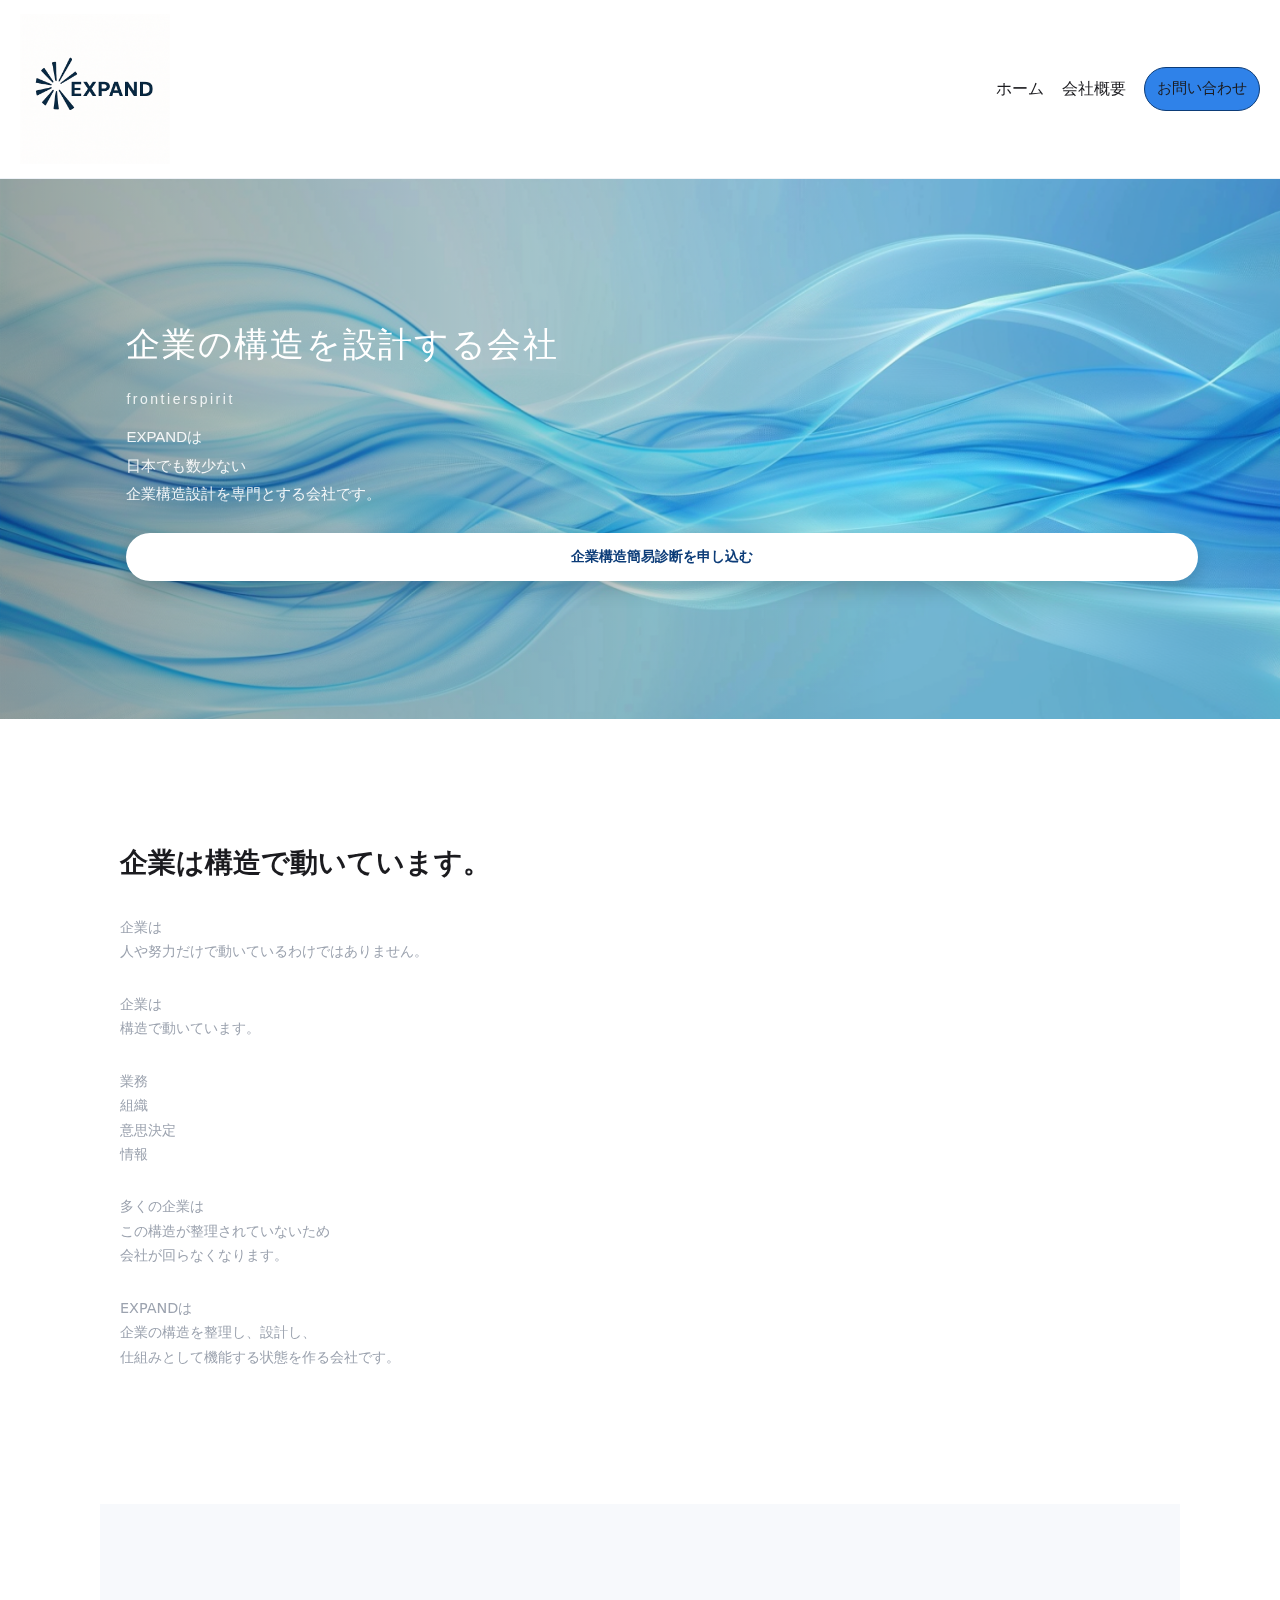
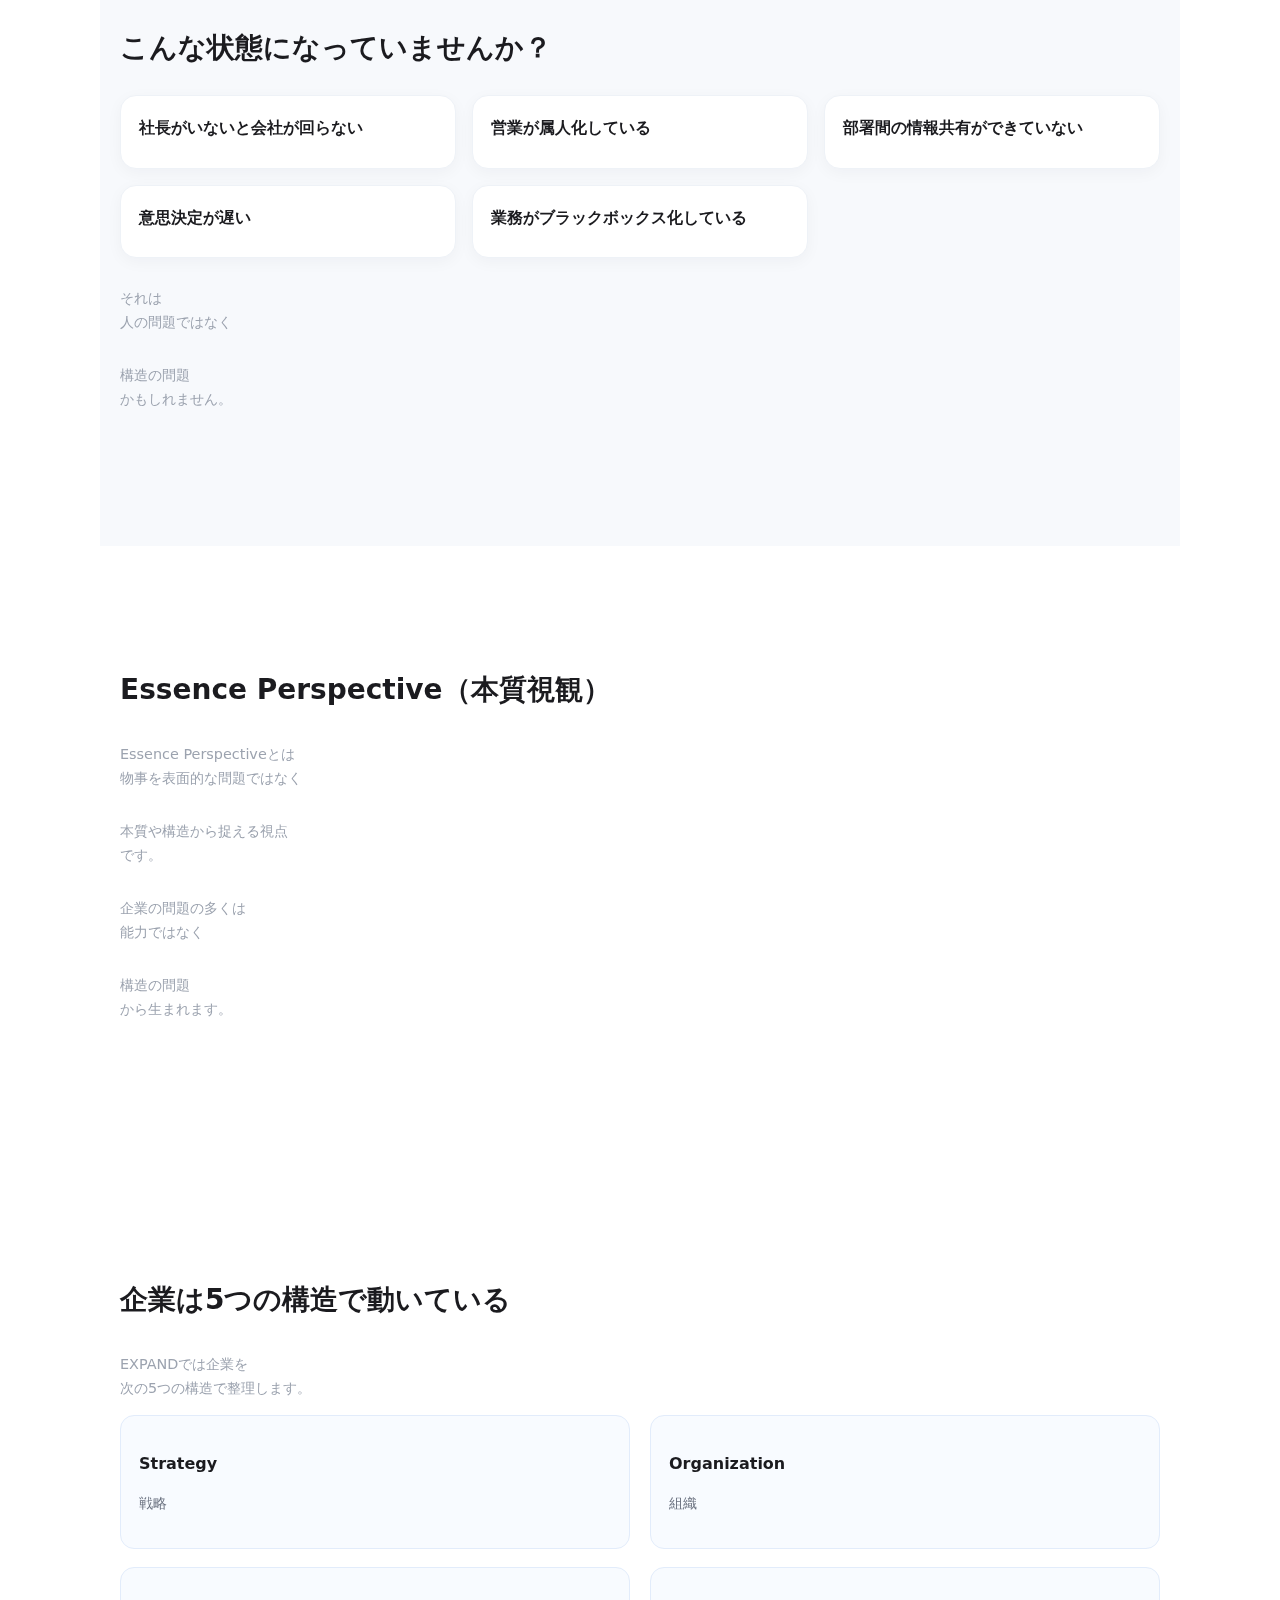
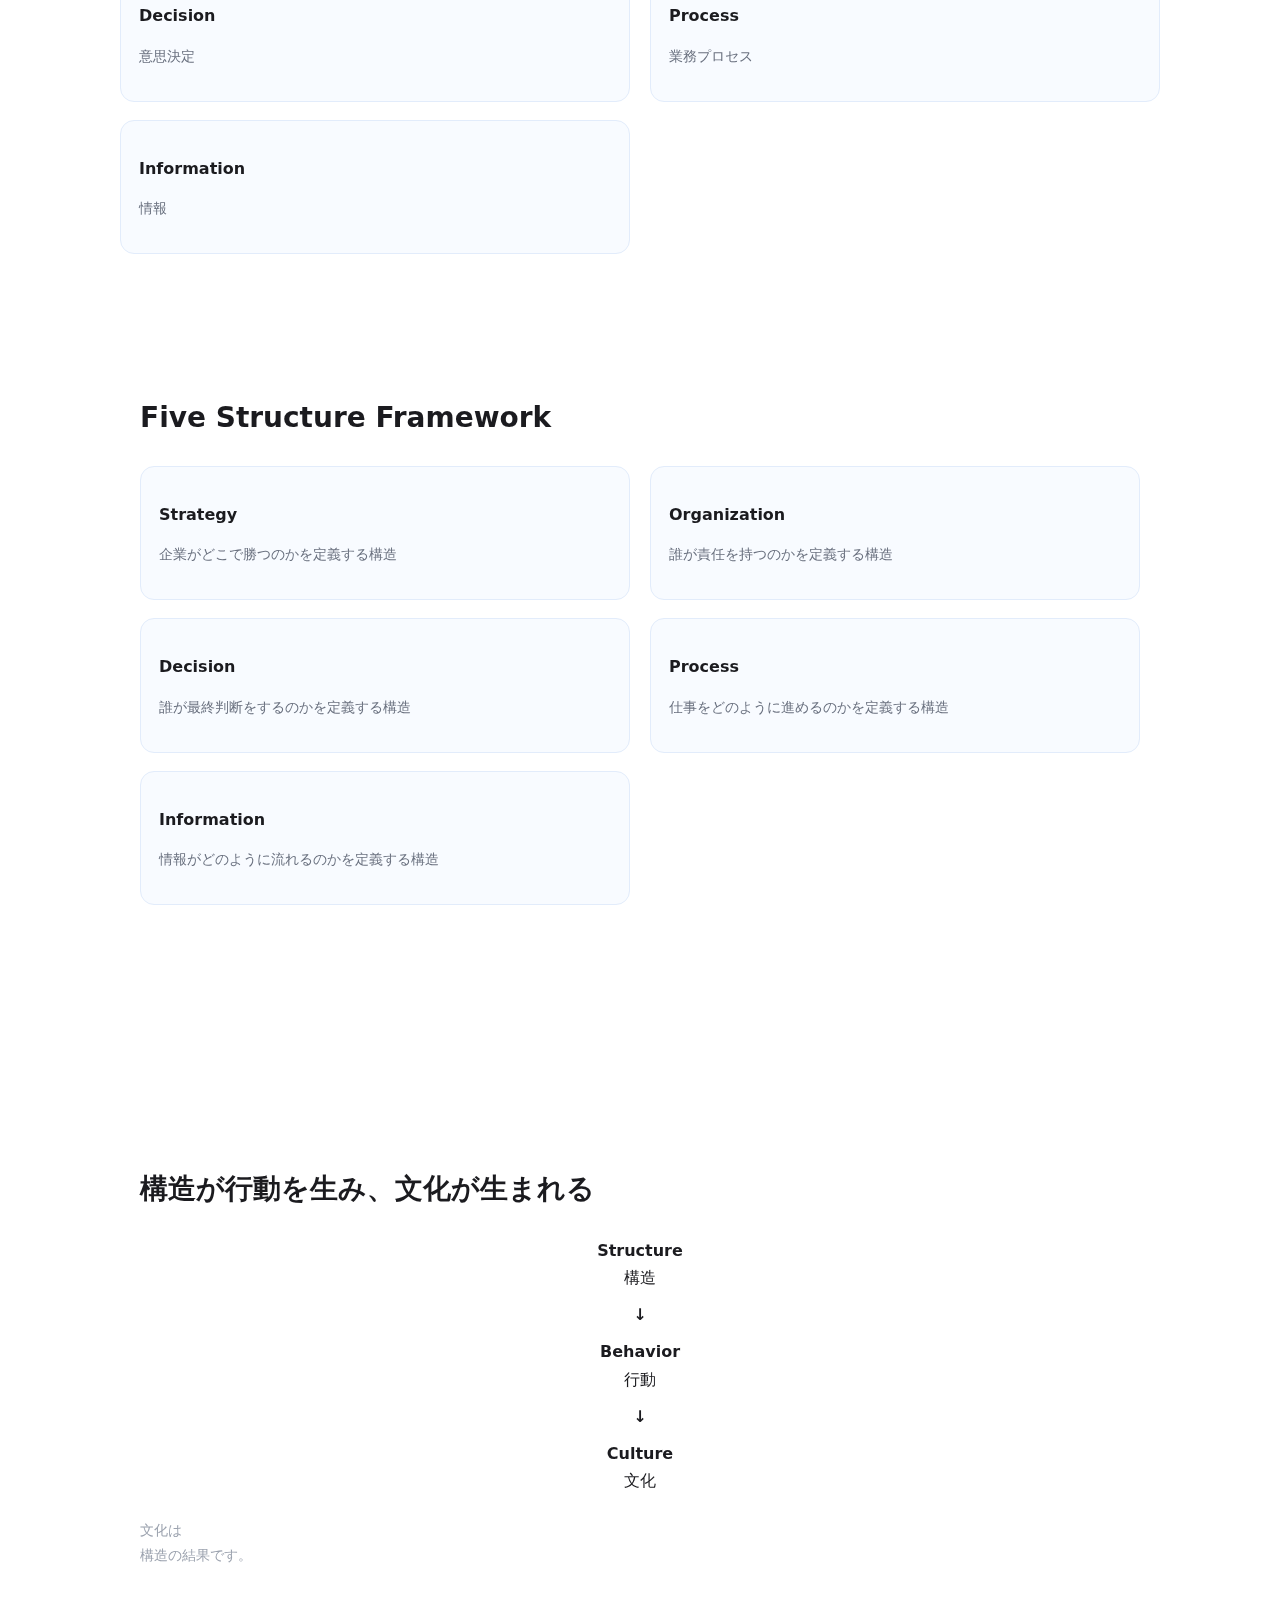
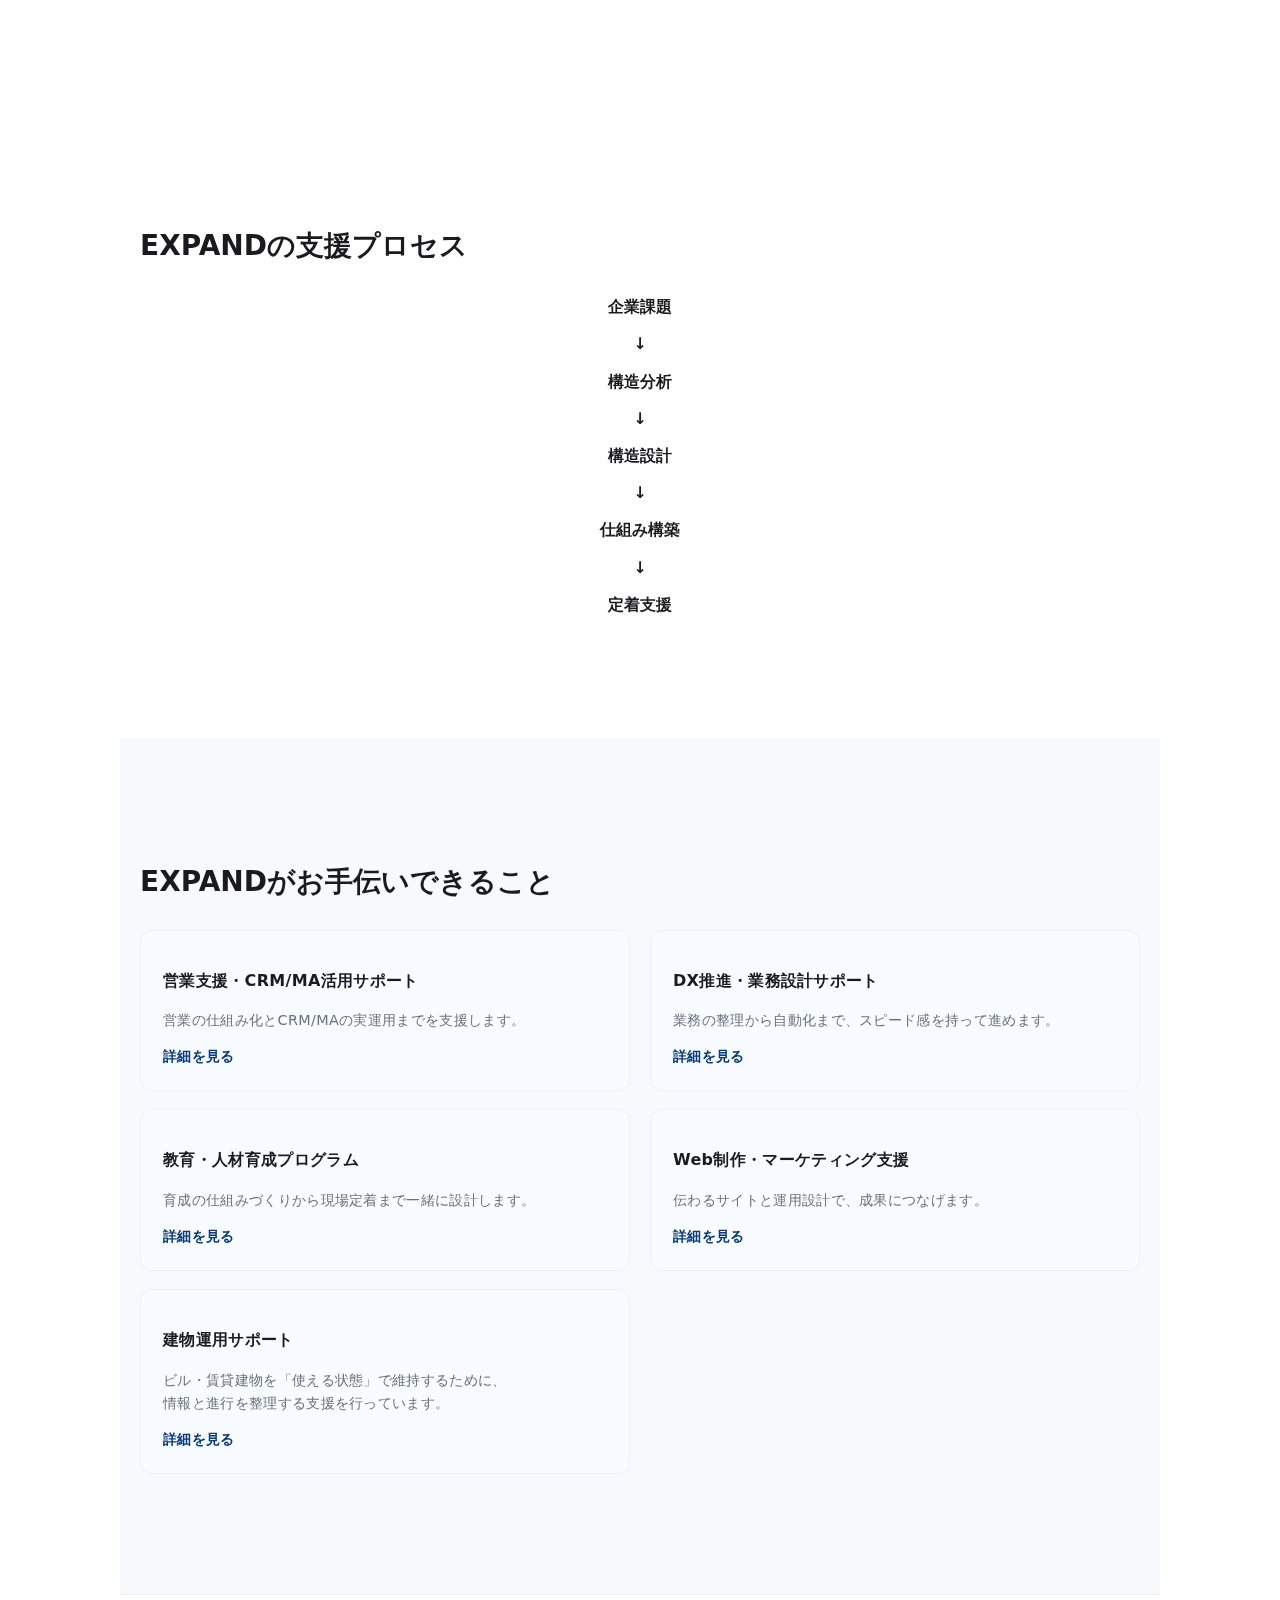
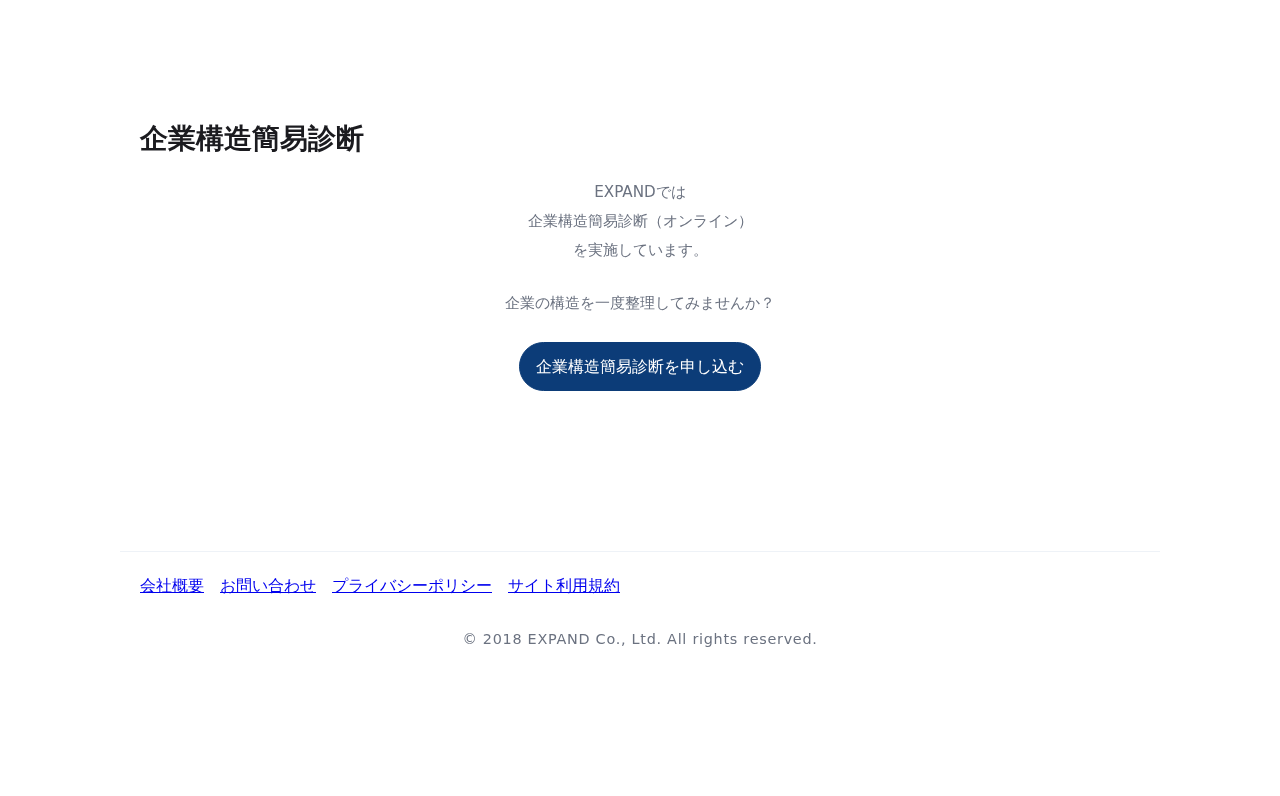
<file: index.html>
<!DOCTYPE html>
<html lang="ja">
<head>
  <!-- Google Tag Manager -->
  <script>(function(w,d,s,l,i){w[l]=w[l]||[];w[l].push({'gtm.start':
  new Date().getTime(),event:'gtm.js'});var f=d.getElementsByTagName(s)[0],
  j=d.createElement(s),dl=l!='dataLayer'?'&l='+l:'';j.async=true;j.src=
  'https://www.googletagmanager.com/gtm.js?id='+i+dl;f.parentNode.insertBefore(j,f);
  })(window,document,'script','dataLayer','GTM-W2TS3LVZ');</script>
  <!-- End Google Tag Manager -->

  <meta charset="UTF-8" />
  <meta name="viewport" content="width=device-width, initial-scale=1" />

  <title>株式会社EXPAND | 企業の構造を設計する会社</title>
  <meta name="description" content="EXPANDは、日本でも数少ない企業構造設計を専門とする会社です。企業は構造で動きます。構造を整理し、設計し、仕組みとして機能する状態を作ります。">

  <link rel="icon" href="assets/favicon.svg" type="image/svg+xml">
  <link rel="canonical" href="https://www.fs-expand.co.jp/">

  <link rel="preconnect" href="https://www.googletagmanager.com">
  <link rel="dns-prefetch" href="https://www.googletagmanager.com">

  <link rel="stylesheet" href="css/styles.css?v=4">

  <meta property="og:title" content="株式会社EXPAND | 企業の構造を設計する会社">
  <meta property="og:description" content="EXPANDは、日本でも数少ない企業構造設計を専門とする会社です。企業は構造で動きます。">
  <meta property="og:type" content="website">
  <meta property="og:url" content="https://www.fs-expand.co.jp/">
</head>

<body>
  <!-- Google Tag Manager (noscript) -->
  <noscript><iframe src="https://www.googletagmanager.com/ns.html?id=GTM-W2TS3LVZ"
  height="0" width="0" style="display:none;visibility:hidden"></iframe></noscript>
  <!-- End Google Tag Manager (noscript) -->

  <header class="site-header">
    <a class="brand" href="/">
      <img src="assets/logo.png" alt="EXPAND ロゴ" class="logo" width="180" height="60">
    </a>
    <nav class="nav">
      <a href="/">ホーム</a>
      <a href="/about.html">会社概要</a>
      <a href="/contact.html" class="btn small">お問い合わせ</a>
    </nav>
  </header>

<!-- 1 HERO -->
<section class="hero" id="hero">
  <div class="hero-inner">
    <h1 class="hero-title">企業の構造を設計する会社</h1>

    <p class="hero-tagline">frontierspirit</p>

    <p class="hero-subcopy">
      EXPANDは<br>
      日本でも数少ない<br>
      企業構造設計を専門とする会社です。
    </p>

    <a href="/contact.html" class="hero-cta">企業構造簡易診断を申し込む</a>
  </div>
</section>

  <!-- INTRO：導入（HERO直下） -->
<section class="section value" id="intro" style="padding-top:120px; padding-bottom:120px;">
  <h2>企業は構造で動いています。</h2>

  <p class="value-close">
    企業は<br>
    人や努力だけで動いているわけではありません。
  </p>

  <p class="value-close">
    企業は<br>
    構造で動いています。
  </p>

  <p class="value-close">
    業務<br>
    組織<br>
    意思決定<br>
    情報
  </p>

  <p class="value-close">
    多くの企業は<br>
    この構造が整理されていないため<br>
    会社が回らなくなります。
  </p>

  <p class="value-close">
    EXPANDは<br>
    企業の構造を整理し、設計し、<br>
    仕組みとして機能する状態を作る会社です。
  </p>
</section>
  
  <!-- spacing rule: padding 120/120 (inline to avoid CSS changes) -->
  <!-- 2 PROBLEM -->
  <section class="section solve" id="problem" style="padding-top:120px; padding-bottom:120px;">
    <h2>こんな状態になっていませんか？</h2>

    <div class="solve-cards">
      <div class="card"><h3>社長がいないと会社が回らない</h3></div>
      <div class="card"><h3>営業が属人化している</h3></div>
      <div class="card"><h3>部署間の情報共有ができていない</h3></div>
      <div class="card"><h3>意思決定が遅い</h3></div>
      <div class="card"><h3>業務がブラックボックス化している</h3></div>
    </div>

    <p class="solve-close">
      それは<br>
      人の問題ではなく
    </p>

    <p class="solve-close">
      構造の問題<br>
      かもしれません。
    </p>
  </section>

  <!-- 3 CONCEPT -->
  <section class="section value" id="concept" style="padding-top:120px; padding-bottom:120px;">
    <h2>Essence Perspective（本質視観）</h2>

    <p class="value-close">
      Essence Perspectiveとは<br>
      物事を表面的な問題ではなく
    </p>

    <p class="value-close">
      本質や構造から捉える視点<br>
      です。
    </p>

    <p class="value-close">
      企業の問題の多くは<br>
      能力ではなく
    </p>

    <p class="value-close">
      構造の問題<br>
      から生まれます。
    </p>
  </section>

  <!-- 4 BUSINESS ARCHITECTURE -->
  <section class="section value" id="business-architecture" style="padding-top:120px; padding-bottom:120px;">
    <h2>企業は5つの構造で動いている</h2>

    <p class="value-close">
      EXPANDでは企業を<br>
      次の5つの構造で整理します。
    </p>

<div class="value-grid">

  <div class="value-item">
    <h3>Strategy</h3>
    <p>戦略</p>
  </div>

  <div class="value-item">
    <h3>Organization</h3>
    <p>組織</p>
  </div>

  <div class="value-item">
    <h3>Decision</h3>
    <p>意思決定</p>
  </div>

  <div class="value-item">
    <h3>Process</h3>
    <p>業務プロセス</p>
  </div>

  <div class="value-item">
    <h3>Information</h3>
    <p>情報</p>
  </div>

</div>

  <!-- 5 FRAMEWORK -->
  <section class="section value" id="framework" style="padding-top:120px; padding-bottom:120px;">
    <h2>Five Structure Framework</h2>

    <div class="value-grid">
      <div class="value-item">
        <h3>Strategy</h3>
        <p>企業がどこで勝つのかを定義する構造</p>
      </div>

      <div class="value-item">
        <h3>Organization</h3>
        <p>誰が責任を持つのかを定義する構造</p>
      </div>

      <div class="value-item">
        <h3>Decision</h3>
        <p>誰が最終判断をするのかを定義する構造</p>
      </div>

      <div class="value-item">
        <h3>Process</h3>
        <p>仕事をどのように進めるのかを定義する構造</p>
      </div>

      <div class="value-item">
        <h3>Information</h3>
        <p>情報がどのように流れるのかを定義する構造</p>
      </div>
    </div>
  </section>

  <!-- 6 CULTURE -->
  <section class="section value" id="culture" style="padding-top:120px; padding-bottom:120px;">

  <h2>構造が行動を生み、文化が生まれる</h2>

  <div style="display:flex; flex-direction:column; align-items:center; text-align:center; gap:10px; margin-top:24px;">
    <div>
      <div style="font-weight:700;">Structure</div>
      <div>構造</div>
    </div>

    <div style="font-weight:700;">↓</div>

    <div>
      <div style="font-weight:700;">Behavior</div>
      <div>行動</div>
    </div>

    <div style="font-weight:700;">↓</div>

    <div>
      <div style="font-weight:700;">Culture</div>
      <div>文化</div>
    </div>
  </div>

  <p class="value-close" style="margin-top:24px;">
    文化は<br>
    構造の結果です。
  </p>

</section>

  <!-- 7 SERVICE -->
  <section class="section value" id="service-process" style="padding-top:120px; padding-bottom:120px;">

  <h2>EXPANDの支援プロセス</h2>

  <div style="display:flex; flex-direction:column; align-items:center; text-align:center; gap:10px; margin-top:24px;">
    <div style="font-weight:700;">企業課題</div>
    <div style="font-weight:700;">↓</div>
    <div style="font-weight:700;">構造分析</div>
    <div style="font-weight:700;">↓</div>
    <div style="font-weight:700;">構造設計</div>
    <div style="font-weight:700;">↓</div>
    <div style="font-weight:700;">仕組み構築</div>
    <div style="font-weight:700;">↓</div>
    <div style="font-weight:700;">定着支援</div>
  </div>

</section>

<!-- 8 SERVICE -->
<section class="section service" id="service" style="padding-top:120px; padding-bottom:120px;">

<h2>EXPANDがお手伝いできること</h2>

<div class="service-grid">

<div class="service-card">
<h3>営業支援・CRM/MA活用サポート</h3>
<p>営業の仕組み化とCRM/MAの実運用までを支援します。</p>
<a href="/service-crm.html">詳細を見る</a>
</div>

<div class="service-card">
<h3>DX推進・業務設計サポート</h3>
<p>業務の整理から自動化まで、スピード感を持って進めます。</p>
<a href="/service-dx.html">詳細を見る</a>
</div>

<div class="service-card">
<h3>教育・人材育成プログラム</h3>
<p>育成の仕組みづくりから現場定着まで一緒に設計します。</p>
<a href="/service-education.html">詳細を見る</a>
</div>

<div class="service-card">
<h3>Web制作・マーケティング支援</h3>
<p>伝わるサイトと運用設計で、成果につなげます。</p>
<a href="/service-web.html">詳細を見る</a>
</div>

<div class="service-card">
<h3>建物運用サポート</h3>
<p>
ビル・賃貸建物を「使える状態」で維持するために、<br>
情報と進行を整理する支援を行っています。
</p>
<a href="/building-support">詳細を見る</a>
</div>
  
</div>

</section>

  <!-- 9 CTA -->
  <section class="section cta" id="cta" style="padding-top:120px; padding-bottom:120px;">
    <h2>企業構造簡易診断</h2>

    <p class="cta-text">
      EXPANDでは<br>
      企業構造簡易診断（オンライン）<br>
      を実施しています。
    </p>

    <p class="cta-text">
      企業の構造を一度整理してみませんか？
    </p>

    <a class="btn btn-primary" href="/contact.html">企業構造簡易診断を申し込む</a>
  </section>

  <footer class="site-footer">
    <div class="footer-inner">
      <div class="foot-links">
        <a href="about.html">会社概要</a>
        <a href="contact.html">お問い合わせ</a>
        <a href="privacy.html">プライバシーポリシー</a>
        <a href="terms.html">サイト利用規約</a>
      </div>
    </div>
    <p class="copy">© 2018 EXPAND Co., Ltd. All rights reserved.</p>
  </footer>
</body>
</html>
</file>
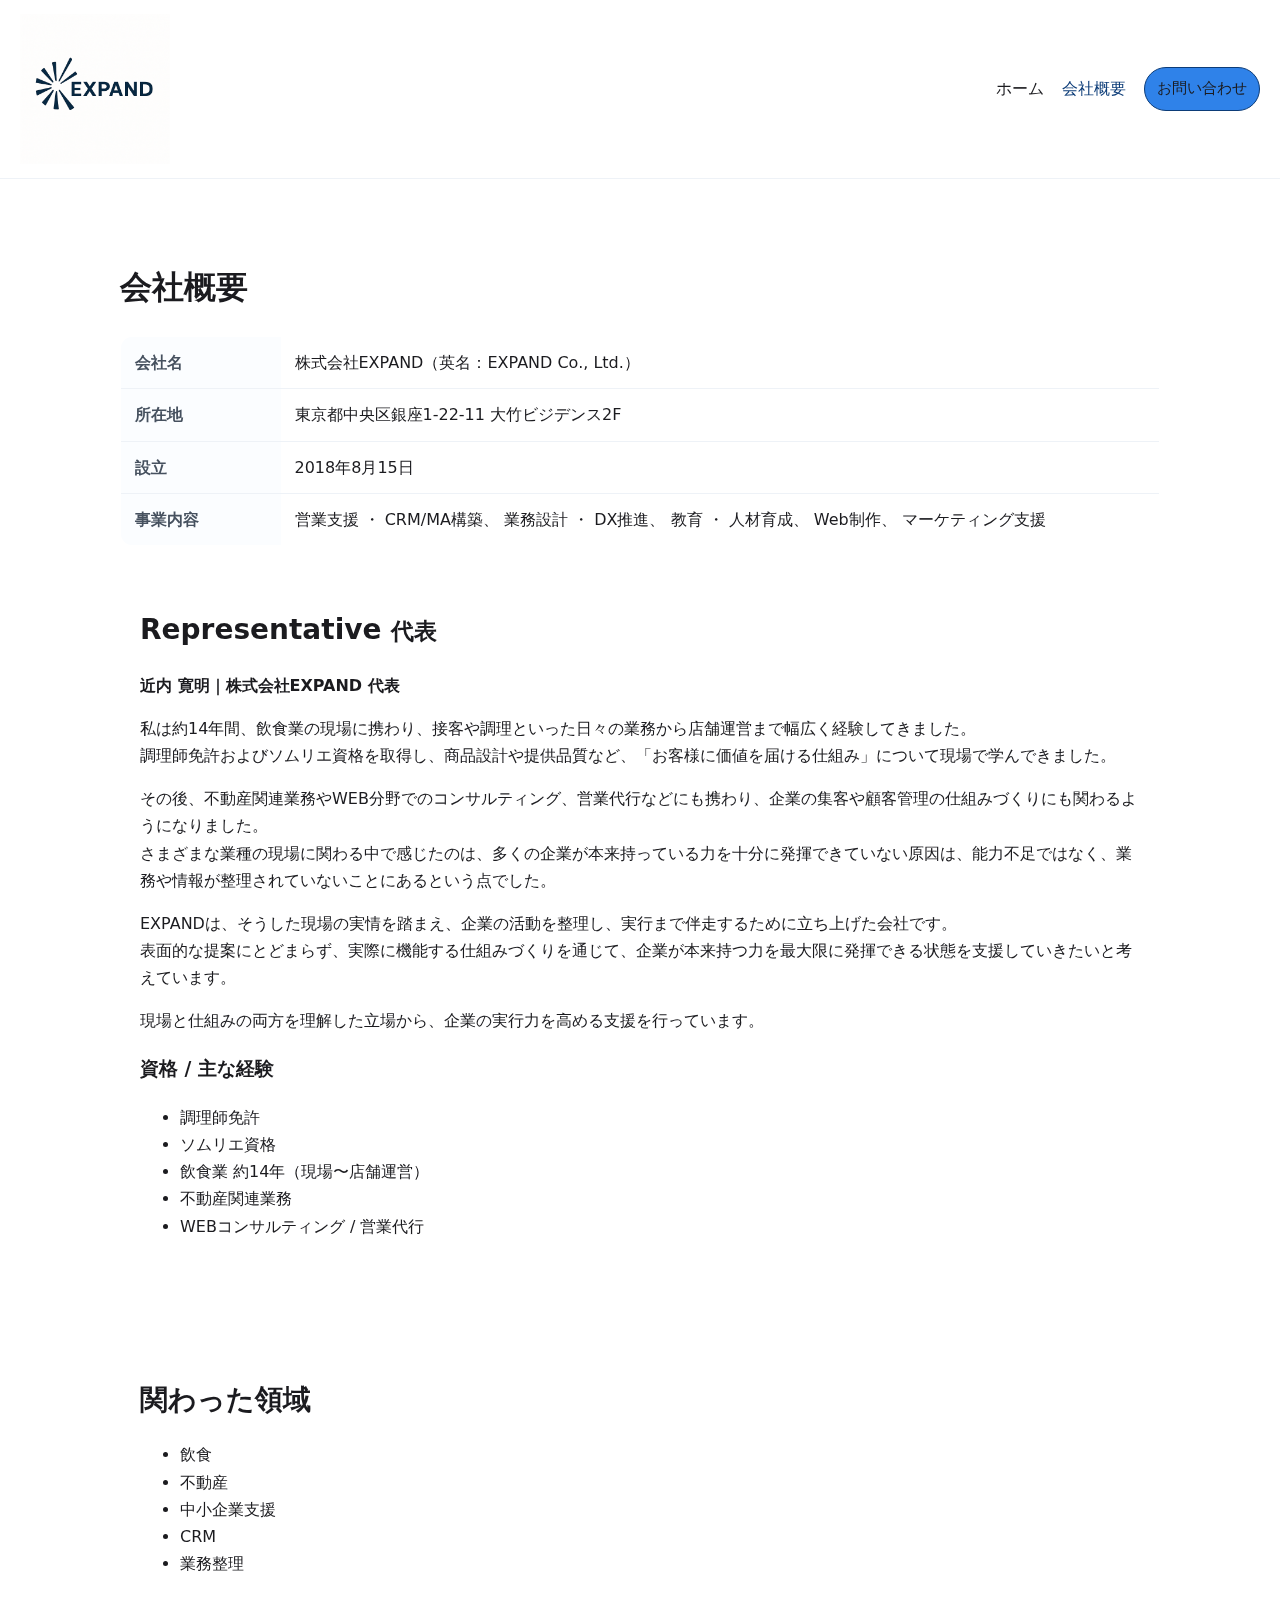
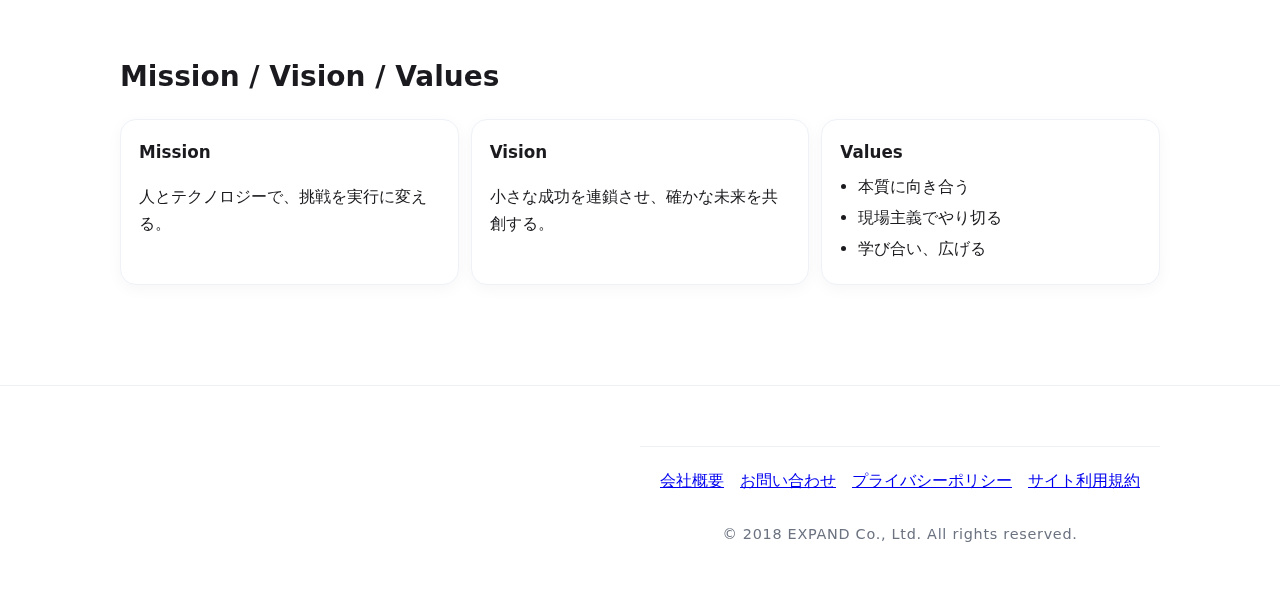
<file: about.html>
<!DOCTYPE html>
<html lang="ja">
<head>
  <!-- Google Tag Manager -->
<script>(function(w,d,s,l,i){w[l]=w[l]||[];w[l].push({'gtm.start':
new Date().getTime(),event:'gtm.js'});var f=d.getElementsByTagName(s)[0],
j=d.createElement(s),dl=l!='dataLayer'?'&l='+l:'';j.async=true;j.src=
'https://www.googletagmanager.com/gtm.js?id='+i+dl;f.parentNode.insertBefore(j,f);
})(window,document,'script','dataLayer','GTM-W2TS3LVZ');</script>
<!-- End Google Tag Manager -->
  
  <meta charset="UTF-8" />
  <meta name="viewport" content="width=device-width, initial-scale=1" />
  <title>株式会社EXPANDについて | 伴走型コンサルティング・営業支援・DX推進</title>
  <meta name="description" content="株式会社EXPANDの会社概要。営業支援、DX推進、人材育成を軸に“実行に強いコンサルティング”を提供しています。企業の課題解決に寄り添い、成果が出るまで伴走します。">
  <link rel="icon" href="assets/favicon.svg" type="image/svg+xml">
  <link rel="stylesheet" href="css/styles.css?v=4">
</head>
<body>
  <!-- Google Tag Manager (noscript) -->
<noscript><iframe src="https://www.googletagmanager.com/ns.html?id=GTM-W2TS3LVZ"
height="0" width="0" style="display:none;visibility:hidden"></iframe></noscript>
<!-- End Google Tag Manager (noscript) -->
  
  <header class="site-header">
  <a class="brand" href="/">
    <img src="assets/logo.png" alt="EXPAND ロゴ" class="logo" width="180" height="60">
  </a>
  <nav class="nav">
    <a href="/">ホーム</a>
    <a href="/about.html" class="active">会社概要</a>
    <a href="/contact.html" class="btn small">お問い合わせ</a>
  </nav>
</header>


  <main class="section">
    <h1>会社概要</h1>

    <table class="company-table">
      <tbody>
        <tr><th>会社名</th><td>株式会社EXPAND（英名：EXPAND Co., Ltd.）</td></tr>
        <tr><th>所在地</th><td>東京都中央区銀座1-22-11 大竹ビジデンス2F</td></tr>
        <tr><th>設立</th><td>2018年8月15日</td></tr>
        <!--<tr><th>代表者</th><td>代表取締役 近内 寛明</td></tr>-->
        <tr><th>事業内容</th><td>営業支援 ・ CRM/MA構築、 業務設計 ・ DX推進、 教育 ・ 人材育成、 Web制作、 マーケティング支援</td></tr>
      </tbody>
    </table>

<!-- Representative（信頼要素：人物情報） -->
<section class="section" id="representative">
  <h2>Representative <small>代表</small></h2>

  <p><strong>近内 寛明｜株式会社EXPAND 代表</strong></p>

  <p>
    私は約14年間、飲食業の現場に携わり、接客や調理といった日々の業務から店舗運営まで幅広く経験してきました。<br>
    調理師免許およびソムリエ資格を取得し、商品設計や提供品質など、「お客様に価値を届ける仕組み」について現場で学んできました。
  </p>

  <p>
    その後、不動産関連業務やWEB分野でのコンサルティング、営業代行などにも携わり、企業の集客や顧客管理の仕組みづくりにも関わるようになりました。<br>
    さまざまな業種の現場に関わる中で感じたのは、多くの企業が本来持っている力を十分に発揮できていない原因は、能力不足ではなく、業務や情報が整理されていないことにあるという点でした。
  </p>

  <p>
    EXPANDは、そうした現場の実情を踏まえ、企業の活動を整理し、実行まで伴走するために立ち上げた会社です。<br>
    表面的な提案にとどまらず、実際に機能する仕組みづくりを通じて、企業が本来持つ力を最大限に発揮できる状態を支援していきたいと考えています。
  </p>

  <p>現場と仕組みの両方を理解した立場から、企業の実行力を高める支援を行っています。</p>

  <h3>資格 / 主な経験</h3>
  <ul>
    <li>調理師免許</li>
    <li>ソムリエ資格</li>
    <li>飲食業 約14年（現場〜店舗運営）</li>
    <li>不動産関連業務</li>
    <li>WEBコンサルティング / 営業代行</li>
  </ul>
</section>

<!-- 事例（実績）枠：MVP（枠だけ） -->
<section class="section" id="areas">
  <h2>関わった領域</h2>
  <ul>
    <li>飲食</li>
    <li>不動産</li>
    <li>中小企業支援</li>
    <li>CRM</li>
    <li>業務整理</li>
  </ul>
</section>
    
    <section class="mv-block">
      <h2>Mission / Vision / Values</h2>
      <div class="grid3 compact">
        <div class="card">
          <h3>Mission</h3>
          <p>人とテクノロジーで、挑戦を実行に変える。</p>
        </div>
        <div class="card">
          <h3>Vision</h3>
          <p>小さな成功を連鎖させ、確かな未来を共創する。</p>
        </div>
        <div class="card">
          <h3>Values</h3>
          <ul class="values">
            <li>本質に向き合う</li>
            <li>現場主義でやり切る</li>
            <li>学び合い、広げる</li>
          </ul>
        </div>
      </div>
    </section>
  </main>

  <footer class="site-footer">
    <div class="footer-inner">
      <div class="foot-brand">
       <!--
        <img src="assets/logo.png" alt="" class="logo small">
        <span>EXPAND Co., Ltd.</span>
        -->
      </div>
      
  <footer class="site-footer">
  <div class="footer-inner">
    <div class="foot-links">
  <a href="about.html">会社概要</a>
  <a href="contact.html">お問い合わせ</a>
  <a href="privacy.html">プライバシーポリシー</a>
  <a href="terms.html">サイト利用規約</a>
    </div>

    </div>
    <p class="copy">© 2018 EXPAND Co., Ltd. All rights reserved.</p>
  </footer>
</body>
</html>
</file>
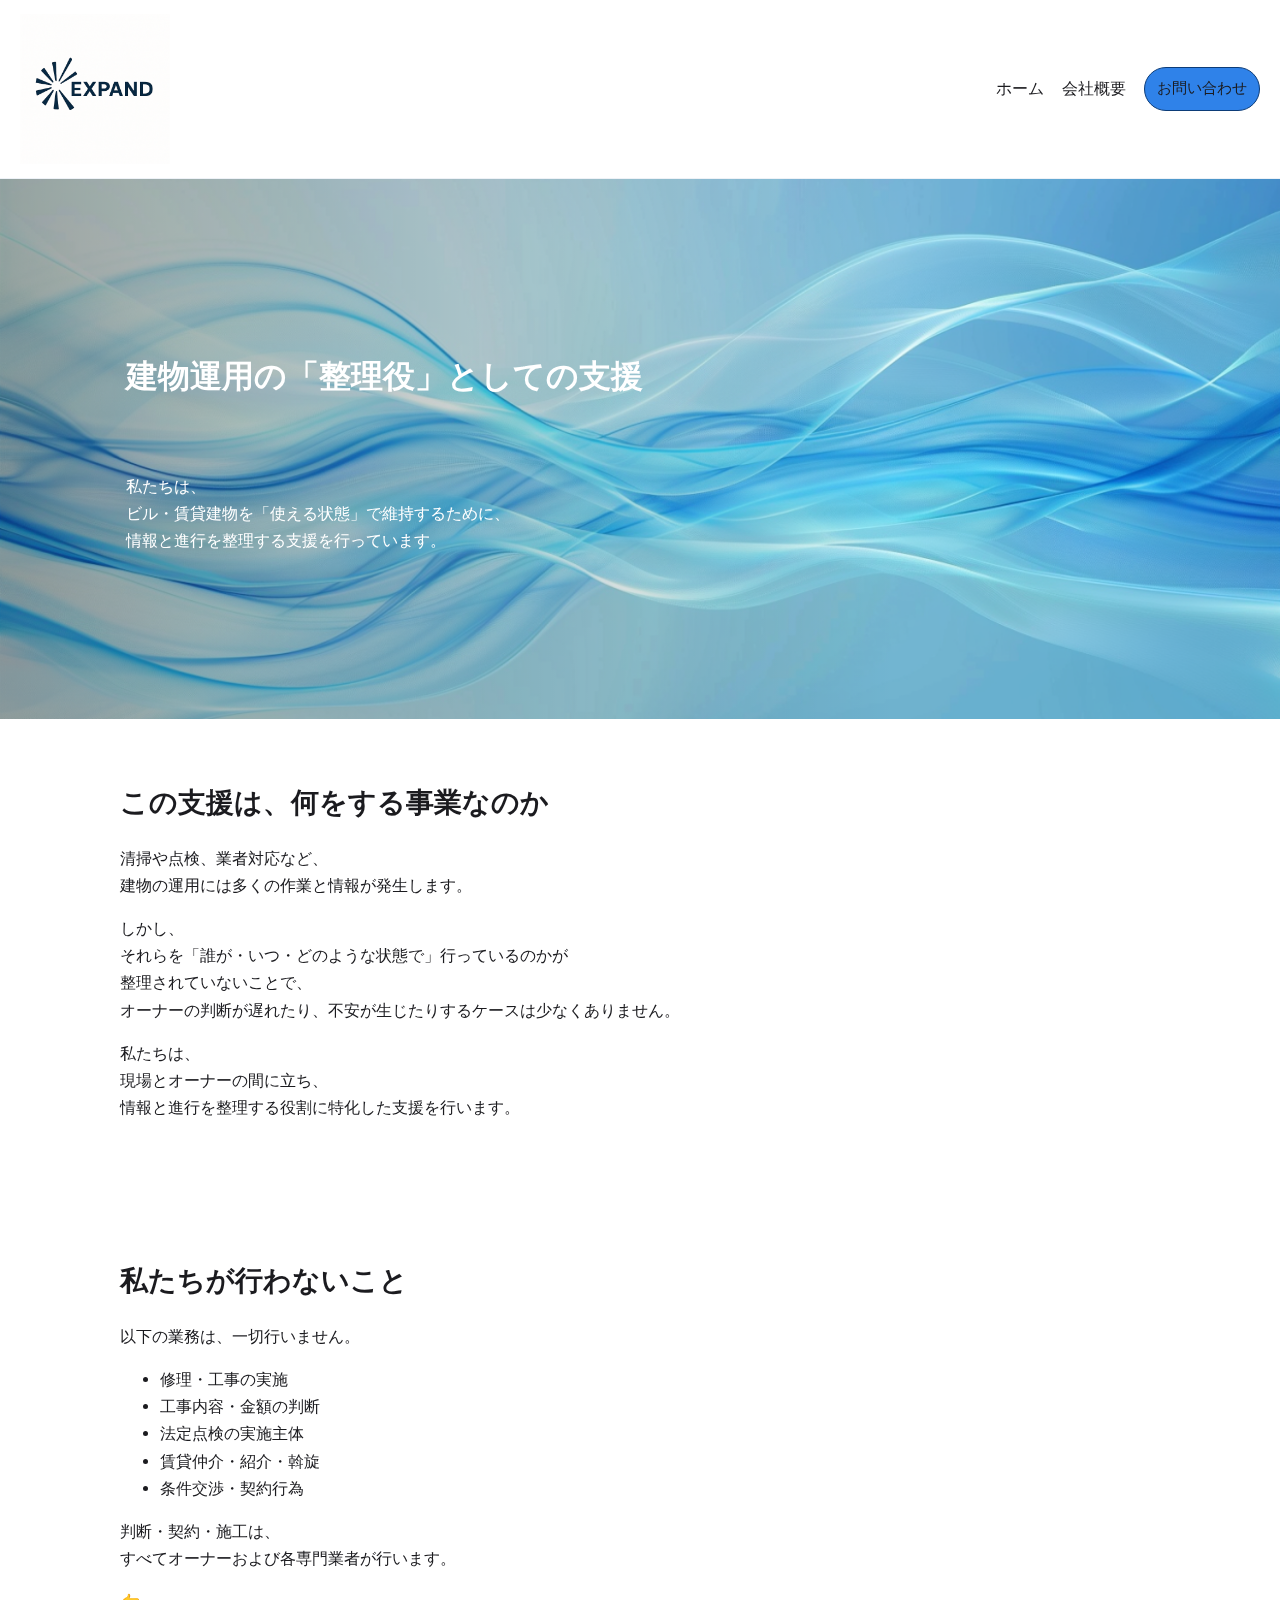
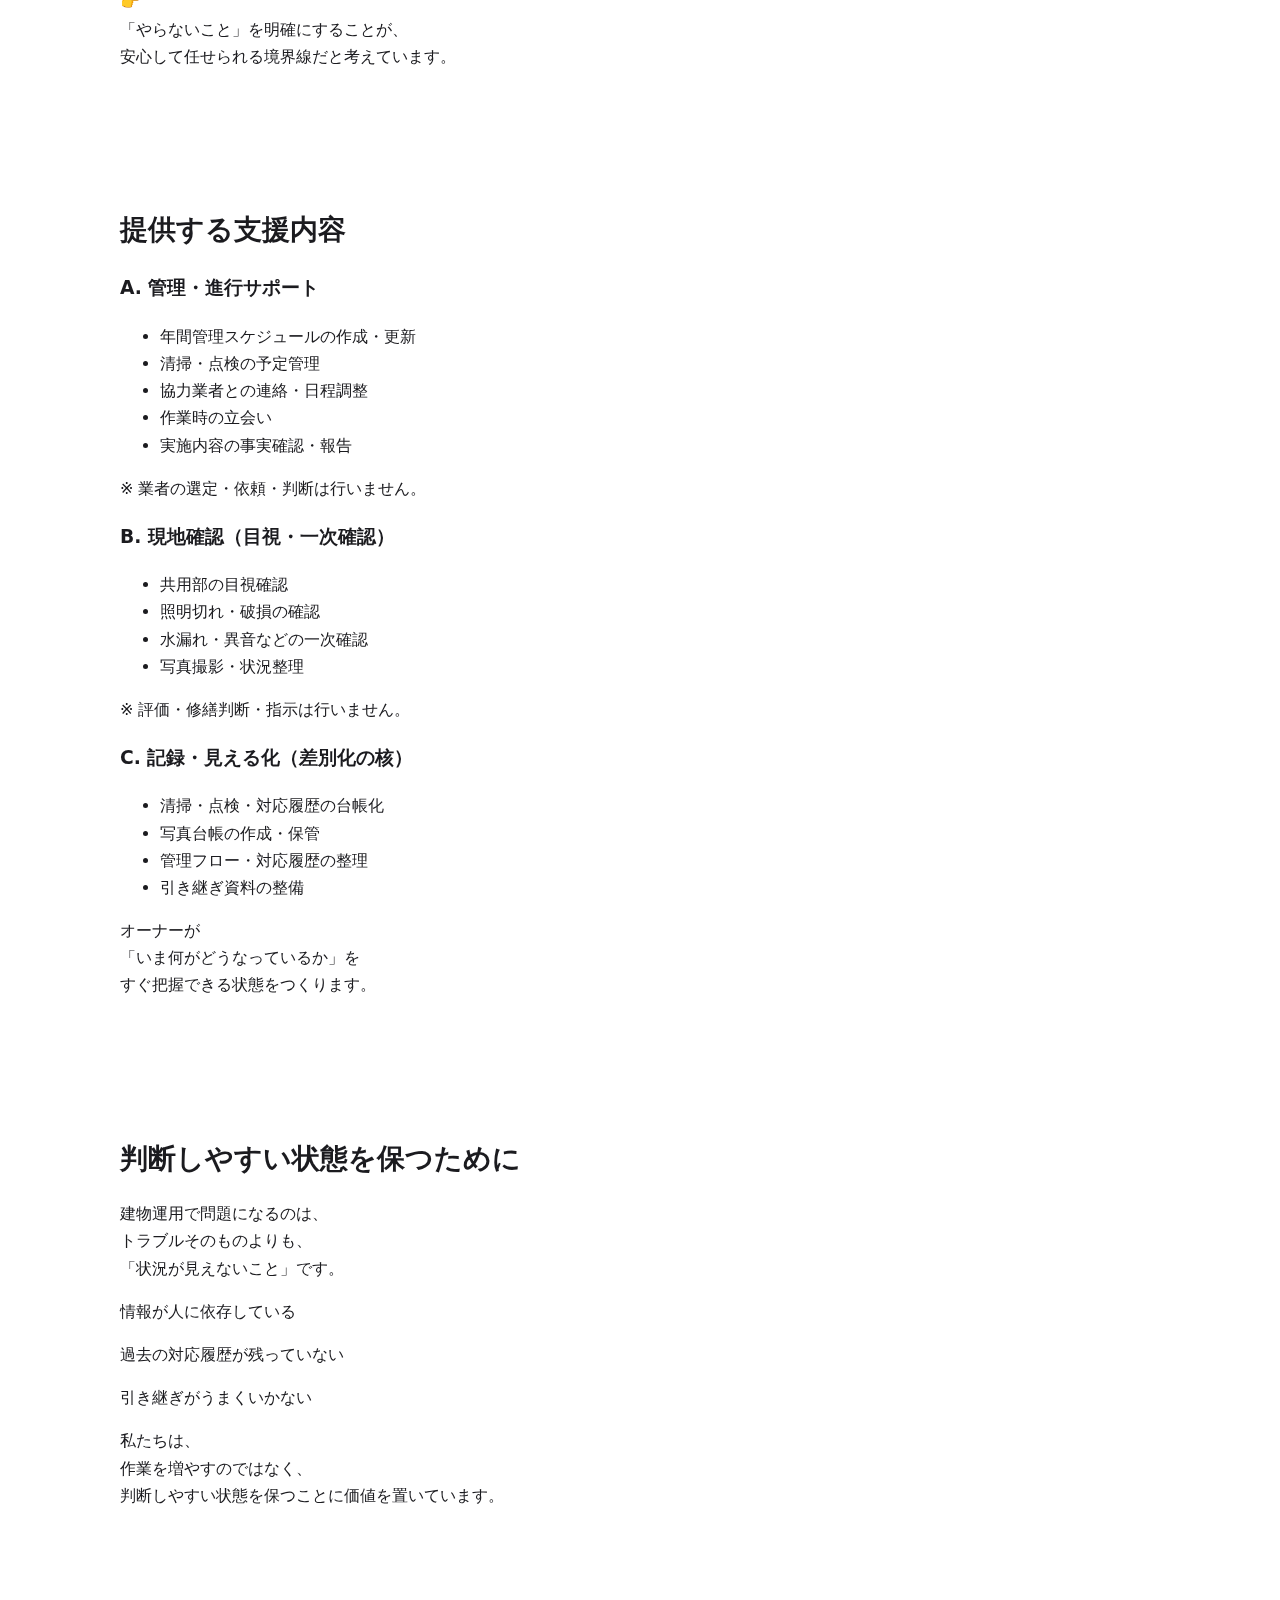
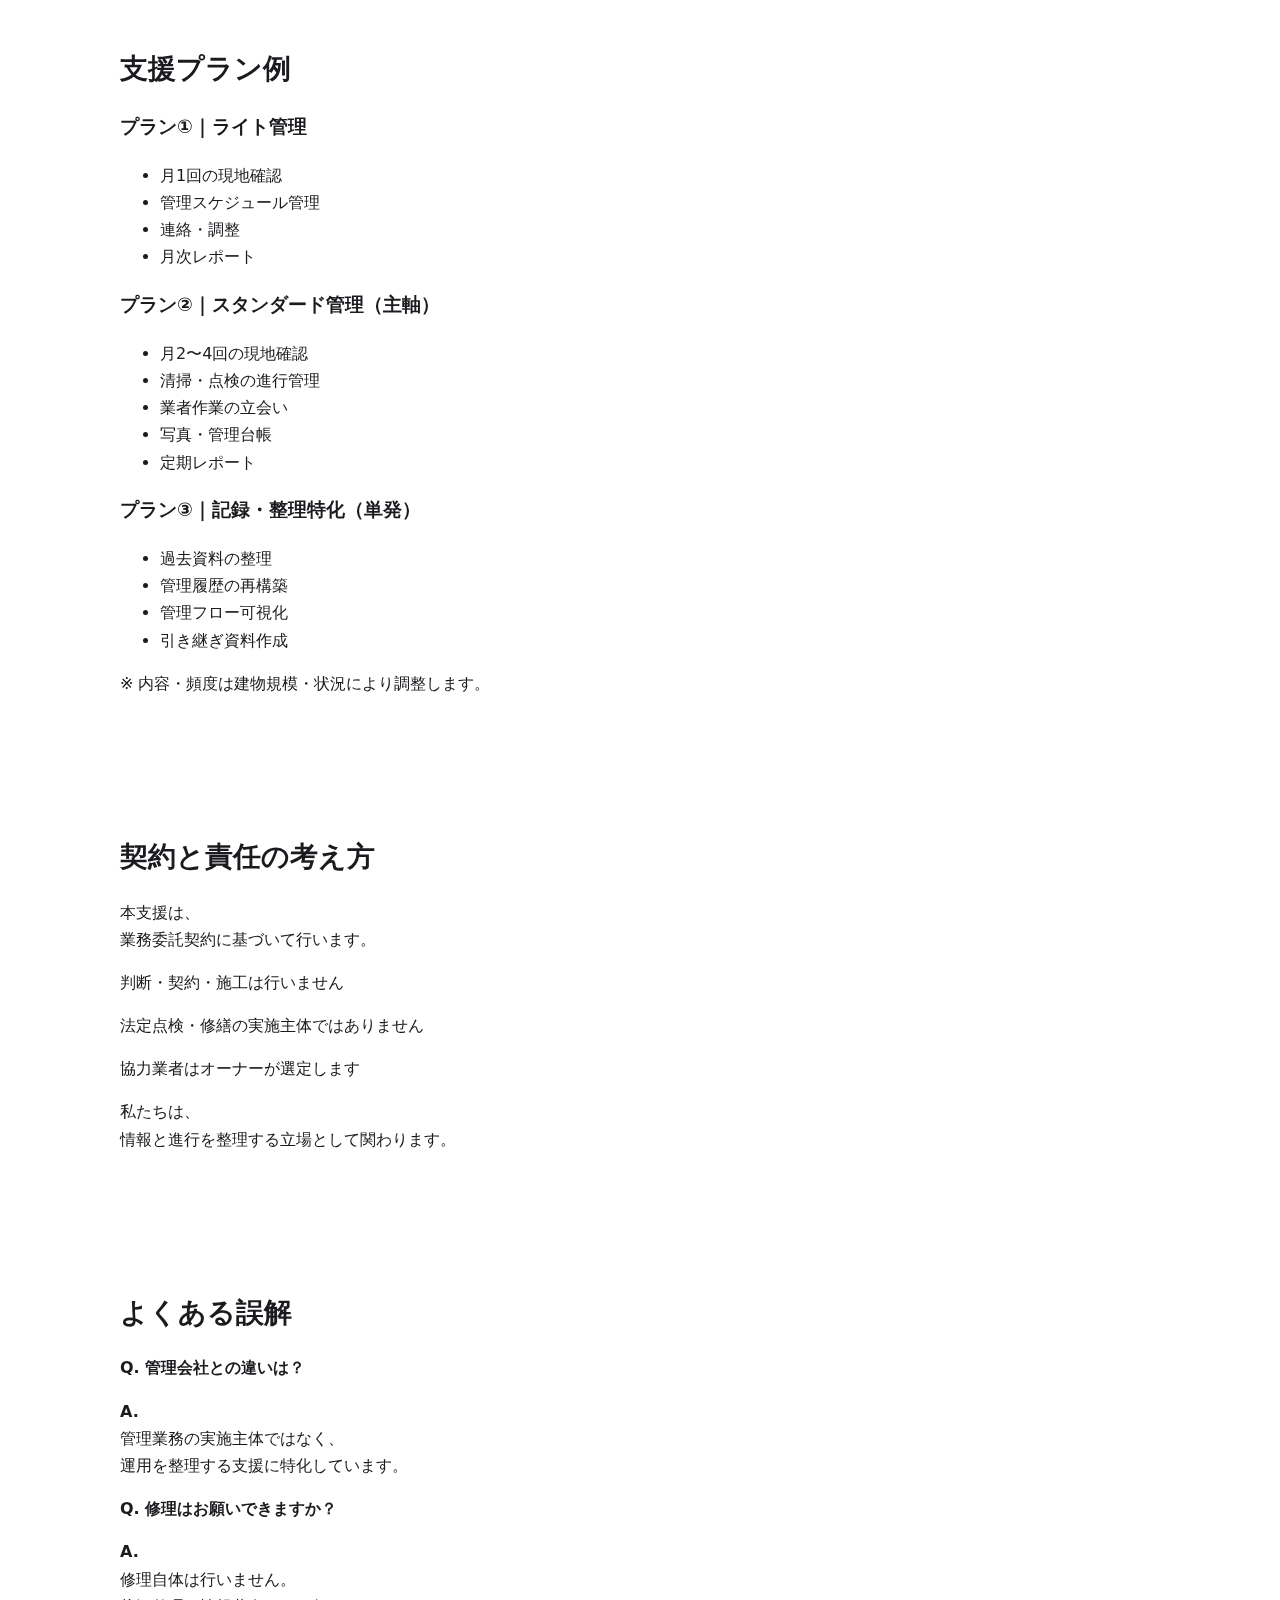
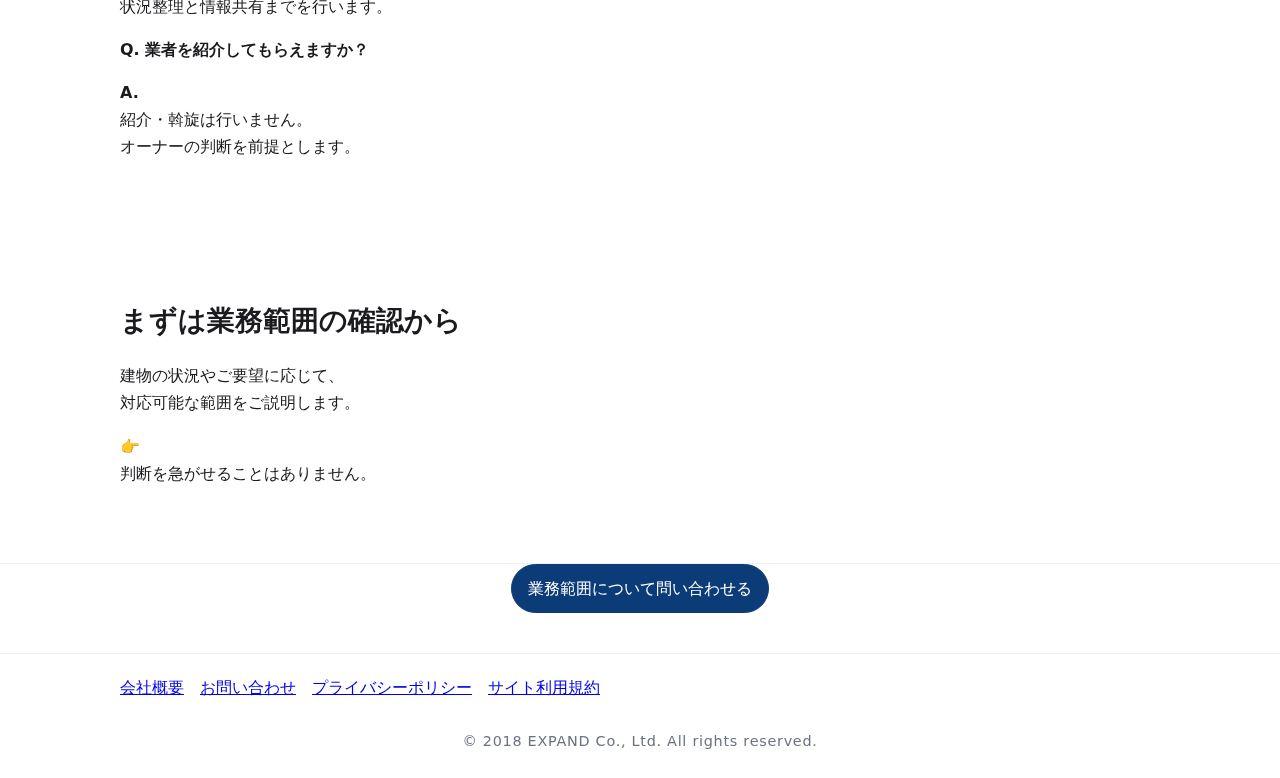
<file: building-support.html>
<!doctype html>
<html lang="ja">
<head>
  <meta charset="UTF-8" />
  <meta name="viewport" content="width=device-width, initial-scale=1" />
  <title>建物運用サポート | 株式会社EXPAND</title>

  <meta name="description" content="ビル・賃貸建物を「使える状態」で維持するために、情報と進行を整理する支援を行っています。修理・契約・判断は行いません。">
  <link rel="canonical" href="https://www.fs-expand.co.jp/building-support" />

  <link rel="icon" href="/assets/favicon.svg" type="image/svg+xml">
  <link rel="stylesheet" href="/css/styles.css?v=3">

  <!-- Google Tag Manager -->
  <script>(function(w,d,s,l,i){w[l]=w[l]||[];w[l].push({'gtm.start':
  new Date().getTime(),event:'gtm.js'});var f=d.getElementsByTagName(s)[0],
  j=d.createElement(s),dl=l!='dataLayer'?'&l='+l:'';j.async=true;j.src=
  'https://www.googletagmanager.com/gtm.js?id='+i+dl;f.parentNode.insertBefore(j,f);
  })(window,document,'script','dataLayer','GTM-W2TS3LVZ');</script>
  <!-- End Google Tag Manager -->
</head>

<body>
  <!-- Google Tag Manager (noscript) -->
  <noscript><iframe src="https://www.googletagmanager.com/ns.html?id=GTM-W2TS3LVZ"
  height="0" width="0" style="display:none;visibility:hidden"></iframe></noscript>
  <!-- End Google Tag Manager (noscript) -->

  <header class="site-header">
    <a class="brand" href="/">
      <img src="/assets/logo.png" alt="EXPAND ロゴ" class="logo" width="180" height="60">
    </a>
    <nav class="nav">
      <a href="/">ホーム</a>
      <a href="/about">会社概要</a>
      <a href="/contact" class="btn small">お問い合わせ</a>
    </nav>
  </header>

  <main class="site-main">

    <!-- 1. ファーストビュー -->
    <section class="hero">
      <div class="hero-inner">
        <h1>建物運用の「整理役」としての支援</h1>

        <p class="lead">
    <!--  修理はしない。<br>
          契約もしない。<br>
          判断は、オーナーが行う。 -->
        </p>

        <p>
          私たちは、<br>
          ビル・賃貸建物を「使える状態」で維持するために、<br>
          情報と進行を整理する支援を行っています。
        </p>
      </div>
    </section>

    <!-- 2. この事業の正体（最重要セクション） -->
    <section class="section">
      <h2>この支援は、何をする事業なのか</h2>

      <p>
        清掃や点検、業者対応など、<br>
        建物の運用には多くの作業と情報が発生します。
      </p>

      <p>
        しかし、<br>
        それらを「誰が・いつ・どのような状態で」行っているのかが<br>
        整理されていないことで、<br>
        オーナーの判断が遅れたり、不安が生じたりするケースは少なくありません。
      </p>

      <p>
        私たちは、<br>
        現場とオーナーの間に立ち、<br>
        情報と進行を整理する役割に特化した支援を行います。
      </p>
    </section>

    <!-- 3. 明確に「やらないこと」（信頼ライン） -->
    <section class="section">
      <h2>私たちが行わないこと</h2>

      <p>以下の業務は、一切行いません。</p>

      <ul>
        <li>修理・工事の実施</li>
        <li>工事内容・金額の判断</li>
        <li>法定点検の実施主体</li>
        <li>賃貸仲介・紹介・斡旋</li>
        <li>条件交渉・契約行為</li>
      </ul>

      <p>
        判断・契約・施工は、<br>
        すべてオーナーおよび各専門業者が行います。
      </p>

      <p>
        👉<br>
        「やらないこと」を明確にすることが、<br>
        安心して任せられる境界線だと考えています。
      </p>
    </section>

    <!-- 4. 提供する業務範囲（A / B / C） -->
    <section class="section">
      <h2>提供する支援内容</h2>

      <h3>A. 管理・進行サポート</h3>
      <ul>
        <li>年間管理スケジュールの作成・更新</li>
        <li>清掃・点検の予定管理</li>
        <li>協力業者との連絡・日程調整</li>
        <li>作業時の立会い</li>
        <li>実施内容の事実確認・報告</li>
      </ul>
      <p>※ 業者の選定・依頼・判断は行いません。</p>

      <h3>B. 現地確認（目視・一次確認）</h3>
      <ul>
        <li>共用部の目視確認</li>
        <li>照明切れ・破損の確認</li>
        <li>水漏れ・異音などの一次確認</li>
        <li>写真撮影・状況整理</li>
      </ul>
      <p>※ 評価・修繕判断・指示は行いません。</p>

      <h3>C. 記録・見える化（差別化の核）</h3>
      <ul>
        <li>清掃・点検・対応履歴の台帳化</li>
        <li>写真台帳の作成・保管</li>
        <li>管理フロー・対応履歴の整理</li>
        <li>引き継ぎ資料の整備</li>
      </ul>

      <p>
        オーナーが<br>
        「いま何がどうなっているか」を<br>
        すぐ把握できる状態をつくります。
      </p>
    </section>

    <!-- 5. なぜ「記録・整理」に価値があるのか -->
    <section class="section">
      <h2>判断しやすい状態を保つために</h2>

      <p>
        建物運用で問題になるのは、<br>
        トラブルそのものよりも、<br>
        「状況が見えないこと」です。
      </p>

      <p>情報が人に依存している</p>
      <p>過去の対応履歴が残っていない</p>
      <p>引き継ぎがうまくいかない</p>

      <p>
        私たちは、<br>
        作業を増やすのではなく、<br>
        判断しやすい状態を保つことに価値を置いています。
      </p>
    </section>

    <!-- 6. プラン構成（概要） -->
    <section class="section">
      <h2>支援プラン例</h2>

      <h3>プラン①｜ライト管理</h3>
      <ul>
        <li>月1回の現地確認</li>
        <li>管理スケジュール管理</li>
        <li>連絡・調整</li>
        <li>月次レポート</li>
      </ul>

      <h3>プラン②｜スタンダード管理（主軸）</h3>
      <ul>
        <li>月2〜4回の現地確認</li>
        <li>清掃・点検の進行管理</li>
        <li>業者作業の立会い</li>
        <li>写真・管理台帳</li>
        <li>定期レポート</li>
      </ul>

      <h3>プラン③｜記録・整理特化（単発）</h3>
      <ul>
        <li>過去資料の整理</li>
        <li>管理履歴の再構築</li>
        <li>管理フロー可視化</li>
        <li>引き継ぎ資料作成</li>
      </ul>

      <p>※ 内容・頻度は建物規模・状況により調整します。</p>
    </section>

    <!-- 7. 契約と責任範囲について -->
    <section class="section">
      <h2>契約と責任の考え方</h2>

      <p>
        本支援は、<br>
        業務委託契約に基づいて行います。
      </p>

      <p>判断・契約・施工は行いません</p>
      <p>法定点検・修繕の実施主体ではありません</p>
      <p>協力業者はオーナーが選定します</p>

      <p>
        私たちは、<br>
        情報と進行を整理する立場として関わります。
      </p>
    </section>

    <!-- 8. よくある誤解（Q&A） -->
    <section class="section">
      <h2>よくある誤解</h2>

      <div class="qa">
        <p><strong>Q. 管理会社との違いは？</strong></p>
        <p><strong>A.</strong><br>
          管理業務の実施主体ではなく、<br>
          運用を整理する支援に特化しています。
        </p>
      </div>

      <div class="qa">
        <p><strong>Q. 修理はお願いできますか？</strong></p>
        <p><strong>A.</strong><br>
          修理自体は行いません。<br>
          状況整理と情報共有までを行います。
        </p>
      </div>

      <div class="qa">
        <p><strong>Q. 業者を紹介してもらえますか？</strong></p>
        <p><strong>A.</strong><br>
          紹介・斡旋は行いません。<br>
          オーナーの判断を前提とします。
        </p>
      </div>
    </section>

    <!-- 9. 問い合わせ導線（控えめ） -->
    <section class="section">
      <h2>まずは業務範囲の確認から</h2>

      <p>
        建物の状況やご要望に応じて、<br>
        対応可能な範囲をご説明します。
      </p>

      <p>
        👉<br>
        判断を急がせることはありません。
      </p>
    </section>

    <section class="cta">
      <a href="/contact" class="btn">業務範囲について問い合わせる</a>
    </section>

  </main>

  <footer class="site-footer">
    <div class="footer-inner">
      <div class="foot-links">
        <a href="/about">会社概要</a>
        <a href="/contact">お問い合わせ</a>
        <a href="/privacy">プライバシーポリシー</a>
        <a href="/terms">サイト利用規約</a>
      </div>
    </div>
    <p class="copy">© 2018 EXPAND Co., Ltd. All rights reserved.</p>
  </footer>

</body>
</html>
</file>
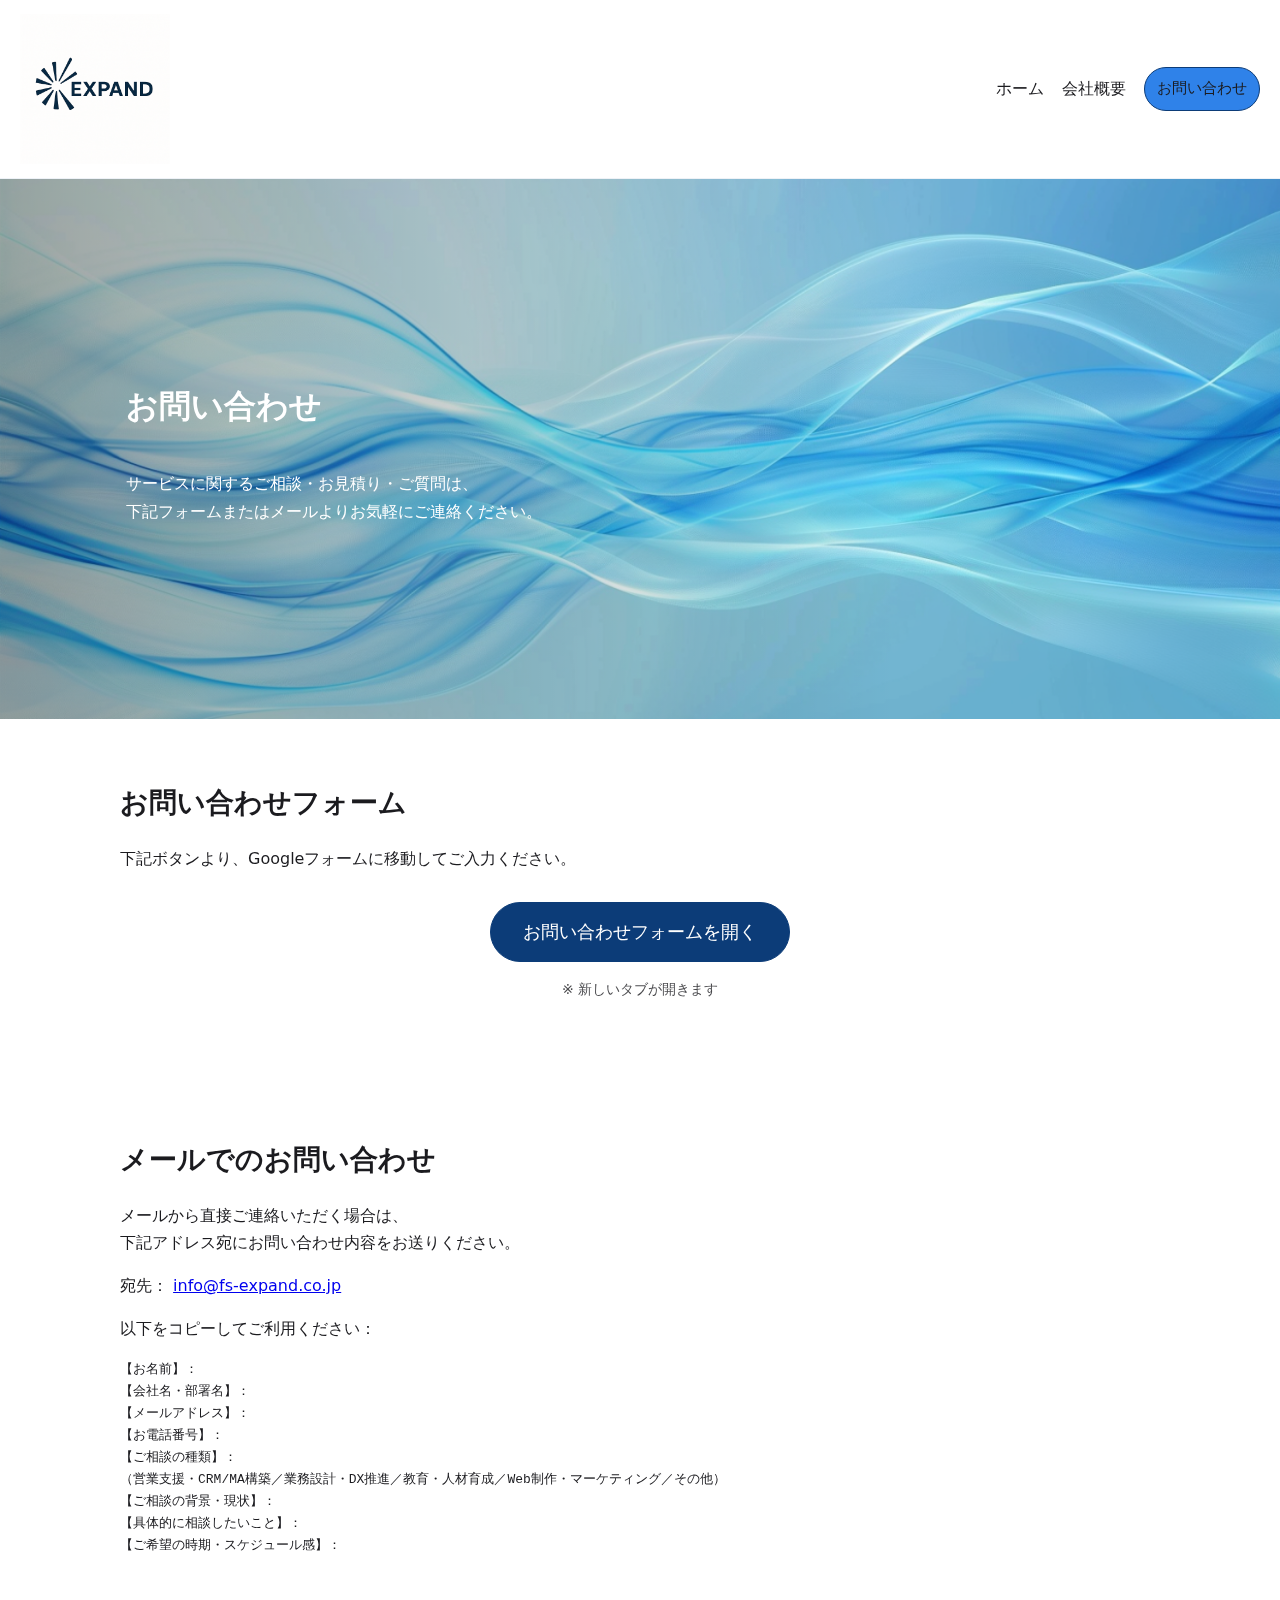
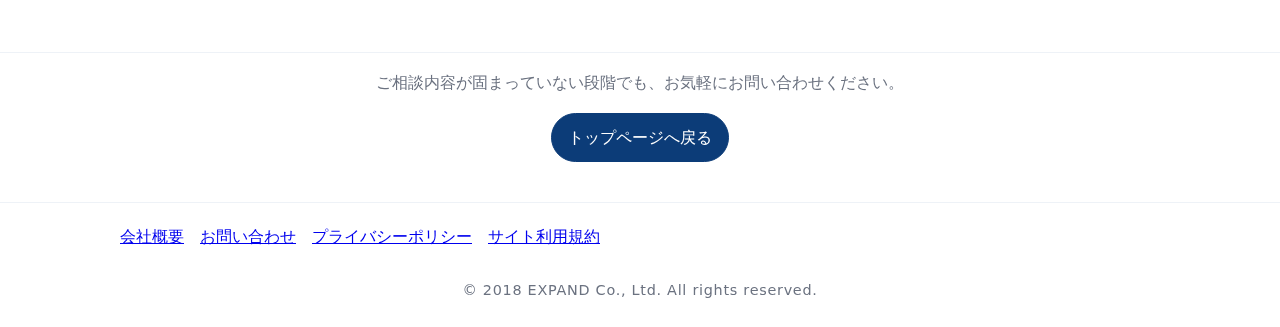
<file: contact.html>
<!DOCTYPE html>
<html lang="ja">
<head>
  <!-- Google Tag Manager -->
<script>(function(w,d,s,l,i){w[l]=w[l]||[];w[l].push({'gtm.start':
new Date().getTime(),event:'gtm.js'});var f=d.getElementsByTagName(s)[0],
j=d.createElement(s),dl=l!='dataLayer'?'&l='+l:'';j.async=true;j.src=
'https://www.googletagmanager.com/gtm.js?id='+i+dl;f.parentNode.insertBefore(j,f);
})(window,document,'script','dataLayer','GTM-W2TS3LVZ');</script>
<!-- End Google Tag Manager -->
  
  <meta charset="UTF-8" />
  <meta name="viewport" content="width=device-width, initial-scale=1" />
  <title>お問い合わせ | 株式会社EXPAND</title>
  <meta name="description" content="株式会社EXPANDへのお問い合わせはこちら。営業支援・DX推進・人材育成など、貴社の課題に合わせて最適な支援をご提案します。">
  <link rel="icon" href="assets/favicon.svg" type="image/svg+xml">
  <link rel="stylesheet" href="css/styles.css?v=4">
  <link rel="canonical" href="https://www.fs-expand.co.jp/contact.html">

  <script>
  try {
    if (!localStorage.getItem('expand_lp_source')) {
      // 何も入ってない場合は何もしない（ここで勝手に決めない）
    }
  } catch(e) {}
</script>

</head>

<body>
  <!-- Google Tag Manager (noscript) -->
<noscript><iframe src="https://www.googletagmanager.com/ns.html?id=GTM-W2TS3LVZ"
height="0" width="0" style="display:none;visibility:hidden"></iframe></noscript>
<!-- End Google Tag Manager (noscript) -->
  
<header class="site-header">
  <a class="brand" href="/">
    <img src="assets/logo.png" alt="EXPAND ロゴ" class="logo" width="180" height="60">
  </a>
  <nav class="nav">
    <a href="/">ホーム</a>
    <a href="/about.html">会社概要</a>
    <a href="/contact.html" class="btn small">お問い合わせ</a>
  </nav>
</header>


<main>

  <!-- Hero -->
  <section class="hero">
    <div class="hero-inner">
      <h1>お問い合わせ</h1>
      <p class="lead">
        サービスに関するご相談・お見積り・ご質問は、<br>
        下記フォームまたはメールよりお気軽にご連絡ください。
      </p>
    </div>
  </section>

  <!-- Google Form 外部リンク表示 -->
  <section class="section">
    <h2>お問い合わせフォーム</h2>
    <p>下記ボタンより、Googleフォームに移動してご入力ください。</p>

    <div style="text-align:center; margin-top:30px;">
      <a 
        href="https://docs.google.com/forms/d/e/1FAIpQLSeYyAAocke-TobCF17UHzjFoTAoi0FipvtKQ8oHtvbSf2_RoQ/viewform?usp=dialog"
        target="_blank"
        class="btn"
        style="padding:14px 32px; font-size:18px;"
      >
        お問い合わせフォームを開く
      </a>
    </div>

    <p style="text-align:center; margin-top:16px; font-size:14px; opacity:0.8;">
      ※ 新しいタブが開きます
    </p>
  </section>

  <!-- メールでのお問い合わせ -->
  <section class="section">
    <h2>メールでのお問い合わせ</h2>
    <p>
      メールから直接ご連絡いただく場合は、<br>
      下記アドレス宛にお問い合わせ内容をお送りください。
    </p>

    <p>
      宛先：
      <a href="mailto:info@fs-expand.co.jp">
        info@fs-expand.co.jp
      </a>
    </p>

    <p>以下をコピーしてご利用ください：</p>

    <pre class="mail-template">
【お名前】：
【会社名・部署名】：
【メールアドレス】：
【お電話番号】：
【ご相談の種類】：
（営業支援・CRM/MA構築／業務設計・DX推進／教育・人材育成／Web制作・マーケティング／その他）
【ご相談の背景・現状】：
【具体的に相談したいこと】：
【ご希望の時期・スケジュール感】：
    </pre>
  </section>

  <!-- CTA -->
  <section class="cta">
    <p>ご相談内容が固まっていない段階でも、お気軽にお問い合わせください。</p>
    <a href="index.html" class="btn">トップページへ戻る</a>
  </section>

</main>

<footer class="site-footer">
  <div class="footer-inner">
    <div class="foot-links">
  <a href="about.html">会社概要</a>
  <a href="contact.html">お問い合わせ</a>
  <a href="privacy.html">プライバシーポリシー</a>
  <a href="terms.html">サイト利用規約</a>
    </div>
    
  </div>
  <p class="copy">© 2018 EXPAND Co., Ltd. All rights reserved.</p>
</footer>

</body>
</html>
</file>
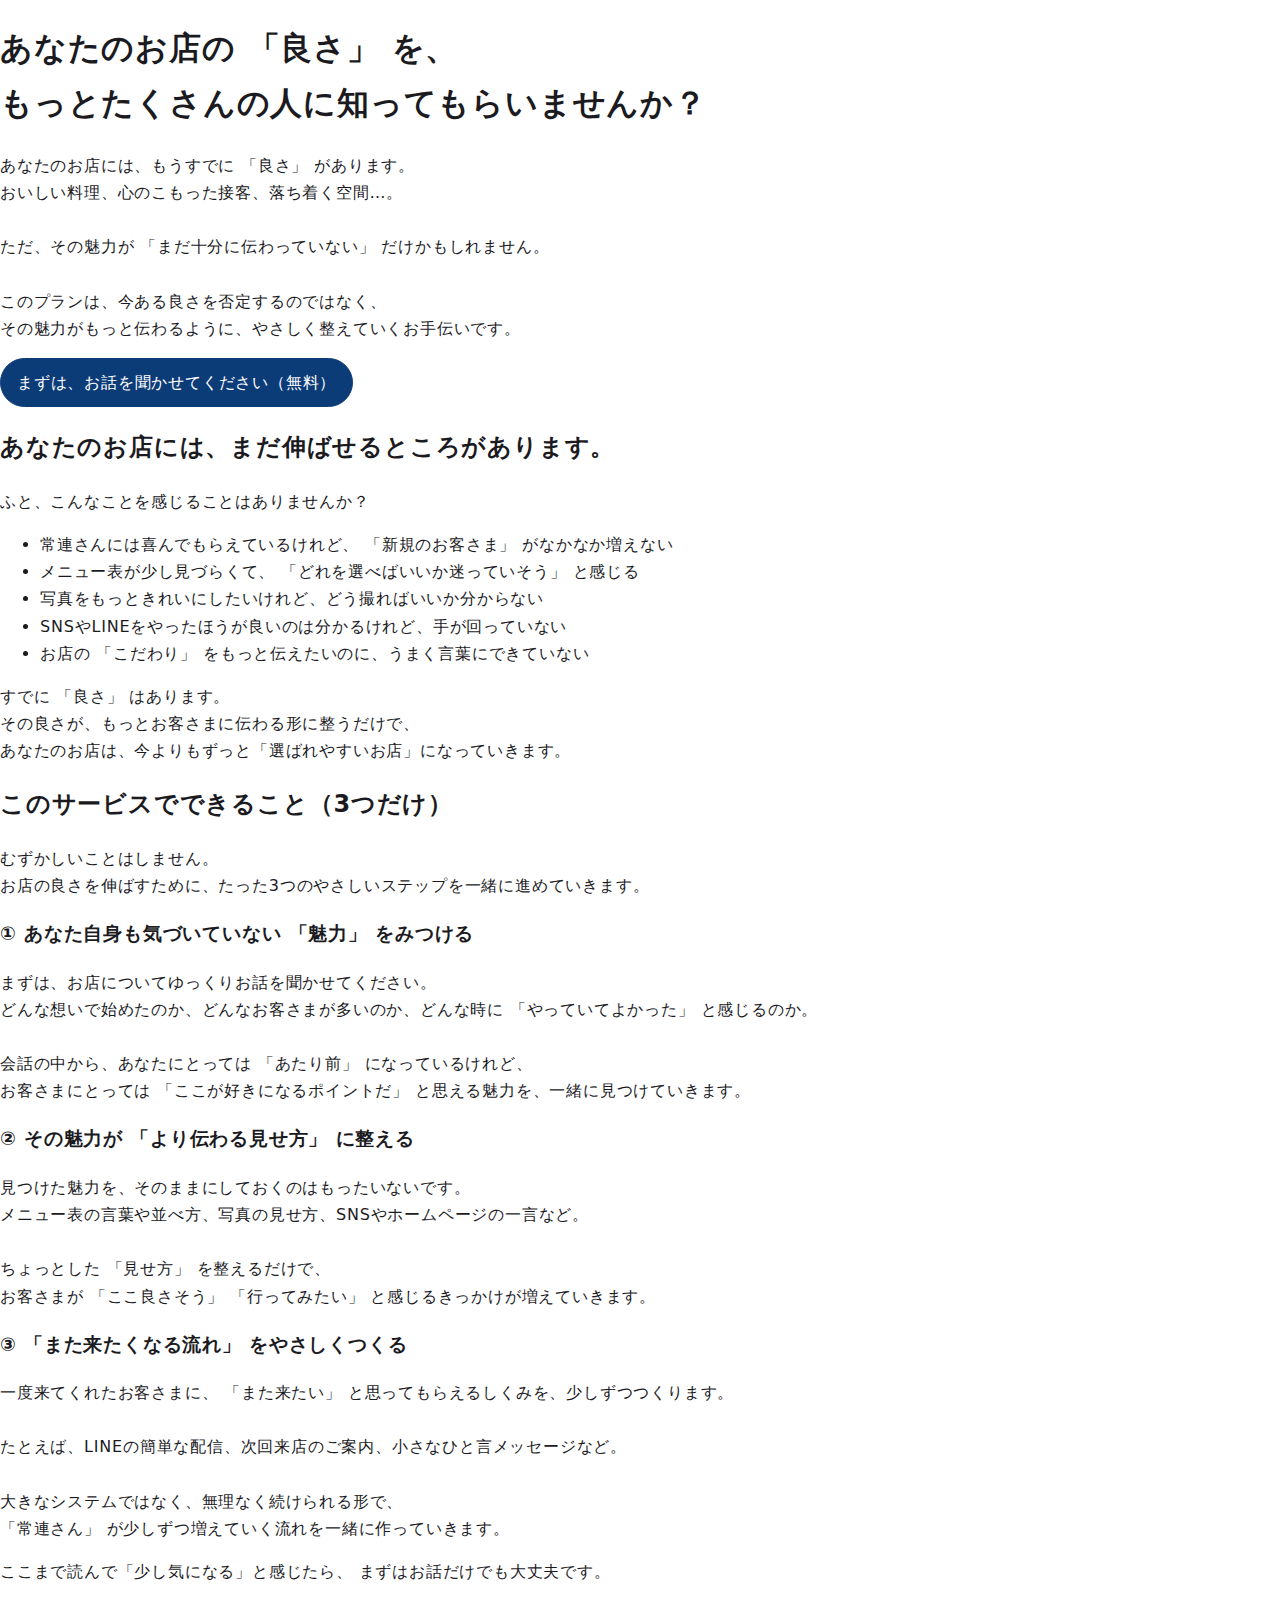
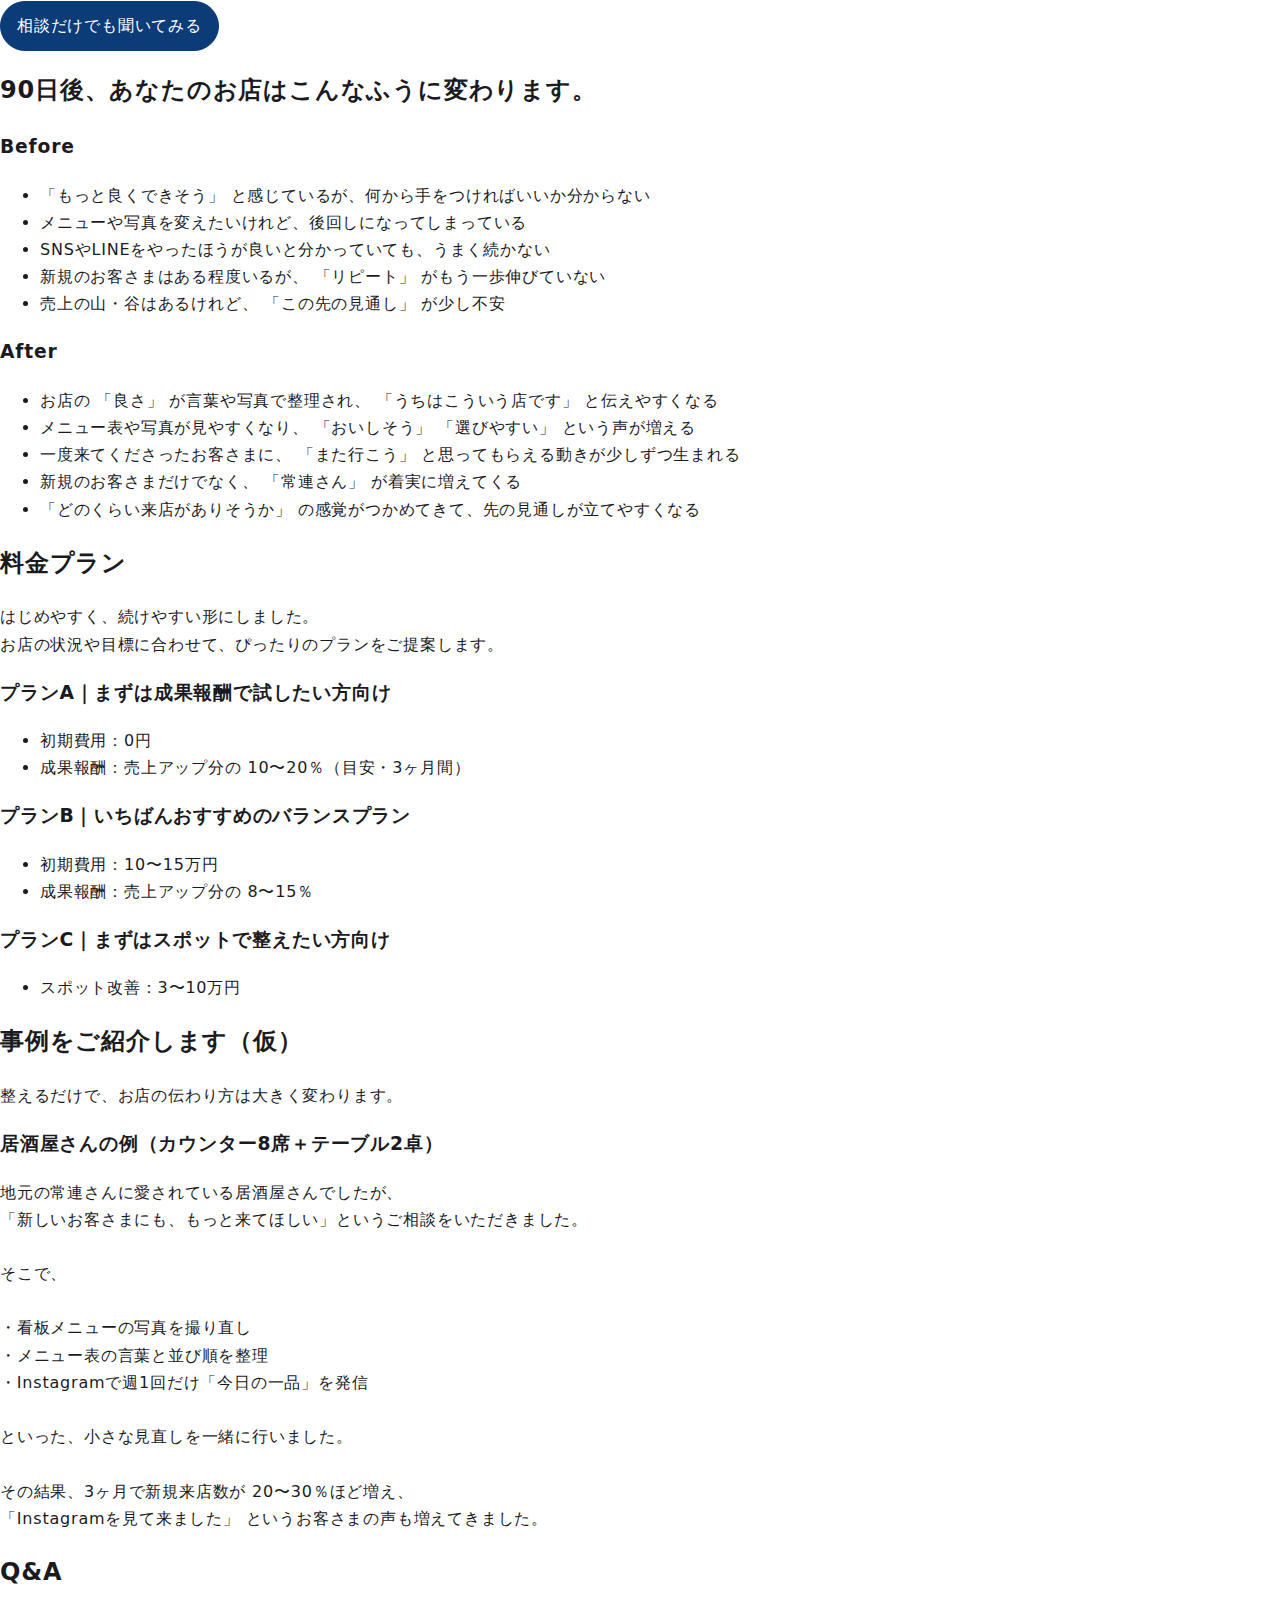
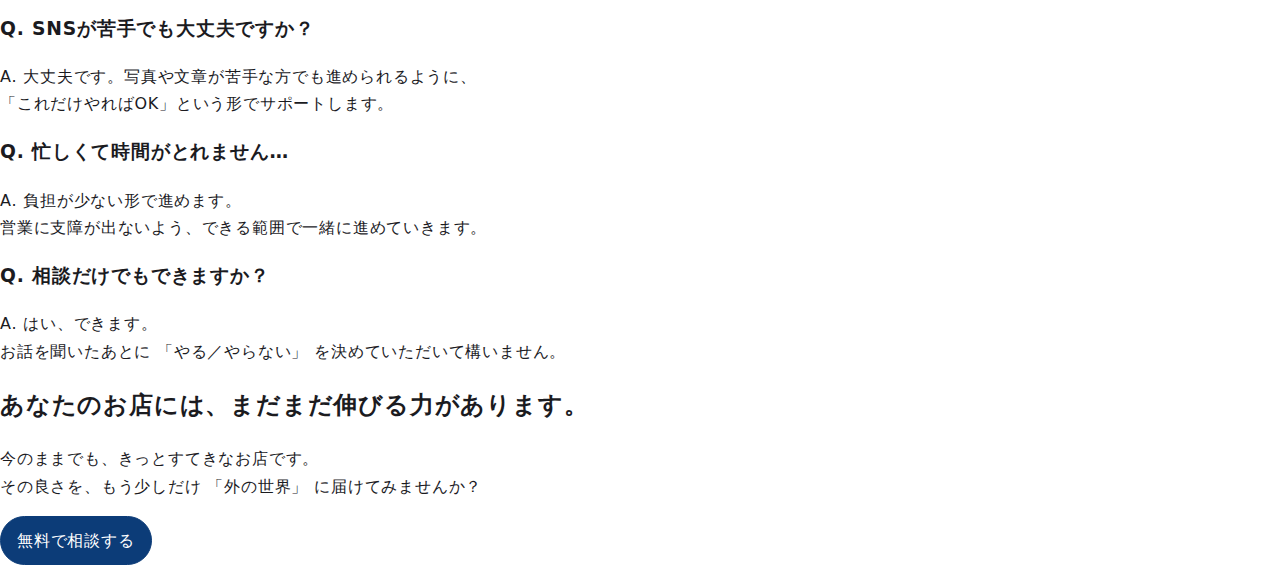
<file: lp-fnb.html>
<!DOCTYPE html>
<html lang="ja">
<head>
  <meta charset="UTF-8">
  <meta name="viewport" content="width=device-width, initial-scale=1.0">
  <title>飲食店向けライトパッケージ｜EXPAND</title>
  <meta name="description" content="飲食店向けに、今ある“良さ”をやさしく整えて伝わる形にするライトパッケージ。魅力を見つけ、伝わる形にし、また来たくなる流れをつくります。">
  <link rel="stylesheet" href="css/styles.css?v=1002">
</head>

<!-- ★ここでLP専用の字間を直接指定する -->
<body class="lp-fnb" style="letter-spacing:0.05em; line-height:1.7;">

  <!-- =========================
       SECTION 1｜HERO
  ========================== -->
  <section class="lp-fnb-hero">
    <div class="lp-fnb-hero__inner">
      <h1 class="lp-fnb-hero__title">
        あなたのお店の 「良さ」 を、<br>
        もっとたくさんの人に知ってもらいませんか？
      </h1>

      <p class="lp-fnb-hero__lead">
        あなたのお店には、もうすでに 「良さ」 があります。<br>
        おいしい料理、心のこもった接客、落ち着く空間…。<br><br>
        ただ、その魅力が 「まだ十分に伝わっていない」 だけかもしれません。<br><br>
        このプランは、今ある良さを否定するのではなく、<br>
        その魅力がもっと伝わるように、やさしく整えていくお手伝いです。
      </p>

      <a href="/contact.html" class="lp-fnb-hero__cta btn btn-primary">
        まずは、お話を聞かせてください（無料）
      </a>
    </div>
  </section>


  <!-- =========================
       SECTION 2｜伸ばせるポイント
  ========================== -->
  <section class="lp-fnb-gaps">
    <h2 class="lp-fnb-gaps__title">
      あなたのお店には、まだ伸ばせるところがあります。
    </h2>

    <p class="lp-fnb-gaps__lead">
      ふと、こんなことを感じることはありませんか？
    </p>

    <ul class="lp-fnb-gaps__list">
      <li>常連さんには喜んでもらえているけれど、 「新規のお客さま」 がなかなか増えない</li>
      <li>メニュー表が少し見づらくて、 「どれを選べばいいか迷っていそう」 と感じる</li>
      <li>写真をもっときれいにしたいけれど、どう撮ればいいか分からない</li>
      <li>SNSやLINEをやったほうが良いのは分かるけれど、手が回っていない</li>
      <li>お店の 「こだわり」 をもっと伝えたいのに、うまく言葉にできていない</li>
    </ul>

    <p class="lp-fnb-gaps__close">
      すでに 「良さ」 はあります。<br>
      その良さが、もっとお客さまに伝わる形に整うだけで、<br>
      あなたのお店は、今よりもずっと「選ばれやすいお店」になっていきます。
    </p>
  </section>


  <!-- =========================
       SECTION 3｜できること（3つ）
  ========================== -->
  <section class="lp-fnb-features">
    <h2 class="lp-fnb-features__title">このサービスでできること（3つだけ）</h2>

    <p class="lp-fnb-features__lead">
      むずかしいことはしません。<br>
      お店の良さを伸ばすために、たった3つのやさしいステップを一緒に進めていきます。
    </p>

    <div class="lp-fnb-features__items">

      <!-- ブロック① -->
      <div class="lp-fnb-features__item">
        <h3>① あなた自身も気づいていない 「魅力」 をみつける</h3>
        <p>
          まずは、お店についてゆっくりお話を聞かせてください。<br>
          どんな想いで始めたのか、どんなお客さまが多いのか、どんな時に 「やっていてよかった」 と感じるのか。<br><br>
          会話の中から、あなたにとっては 「あたり前」 になっているけれど、<br>
          お客さまにとっては 「ここが好きになるポイントだ」 と思える魅力を、一緒に見つけていきます。
        </p>
      </div>

      <!-- ブロック② -->
      <div class="lp-fnb-features__item">
        <h3>② その魅力が 「より伝わる見せ方」 に整える</h3>
        <p>
          見つけた魅力を、そのままにしておくのはもったいないです。<br>
          メニュー表の言葉や並べ方、写真の見せ方、SNSやホームページの一言など。<br><br>
          ちょっとした 「見せ方」 を整えるだけで、<br>
          お客さまが 「ここ良さそう」 「行ってみたい」 と感じるきっかけが増えていきます。
        </p>
      </div>

      <!-- ブロック③ -->
      <div class="lp-fnb-features__item">
        <h3>③  「また来たくなる流れ」 をやさしくつくる</h3>
        <p>
          一度来てくれたお客さまに、 「また来たい」 と思ってもらえるしくみを、少しずつつくります。<br><br>
          たとえば、LINEの簡単な配信、次回来店のご案内、小さなひと言メッセージなど。<br><br>
          大きなシステムではなく、無理なく続けられる形で、<br>
           「常連さん」 が少しずつ増えていく流れを一緒に作っていきます。
        </p>
      </div>

    </div>
  </section>

<!-- LP 途中CTA（離脱防止） -->
<div class="lp-fnb-mid-cta">
  <p class="lp-fnb-mid-cta__text">
    ここまで読んで「少し気になる」と感じたら、
    まずはお話だけでも大丈夫です。
  </p>
  <a href="/contact.html" class="btn btn-primary">
    相談だけでも聞いてみる
  </a>
</div>

  
  <!-- =========================
       SECTION 4｜90日後の未来
  ========================== -->
  <section class="lp-fnb-future">
    <h2 class="lp-fnb-future__title">90日後、あなたのお店はこんなふうに変わります。</h2>

    <div class="lp-fnb-future__cols">

      <div class="lp-fnb-future__col">
        <h3>Before</h3>
        <ul>
          <li> 「もっと良くできそう」 と感じているが、何から手をつければいいか分からない</li>
          <li>メニューや写真を変えたいけれど、後回しになってしまっている</li>
          <li>SNSやLINEをやったほうが良いと分かっていても、うまく続かない</li>
          <li>新規のお客さまはある程度いるが、 「リピート」 がもう一歩伸びていない</li>
          <li>売上の山・谷はあるけれど、 「この先の見通し」 が少し不安</li>
        </ul>
      </div>

      <div class="lp-fnb-future__col">
        <h3>After</h3>
        <ul>
          <li>お店の 「良さ」 が言葉や写真で整理され、 「うちはこういう店です」 と伝えやすくなる</li>
          <li>メニュー表や写真が見やすくなり、 「おいしそう」 「選びやすい」 という声が増える</li>
          <li>一度来てくださったお客さまに、 「また行こう」 と思ってもらえる動きが少しずつ生まれる</li>
          <li>新規のお客さまだけでなく、 「常連さん」 が着実に増えてくる</li>
          <li> 「どのくらい来店がありそうか」 の感覚がつかめてきて、先の見通しが立てやすくなる</li>
        </ul>
      </div>

    </div>
  </section>


  <!-- =========================
       SECTION 5｜料金プラン
  ========================== -->
  <section class="lp-fnb-plans">
    <h2>料金プラン</h2>

    <p class="lp-fnb-plans__lead">
      はじめやすく、続けやすい形にしました。<br>
      お店の状況や目標に合わせて、ぴったりのプランをご提案します。
    </p>

    <div class="lp-fnb-plans__items">

      <div class="lp-fnb-plans__item">
        <h3>プランA｜まずは成果報酬で試したい方向け</h3>
        <ul>
          <li>初期費用：0円</li>
          <li>成果報酬：売上アップ分の 10〜20％（目安・3ヶ月間）</li>
        </ul>
      </div>

      <div class="lp-fnb-plans__item highlight">
        <h3>プランB｜いちばんおすすめのバランスプラン</h3>
        <ul>
          <li>初期費用：10〜15万円</li>
          <li>成果報酬：売上アップ分の 8〜15％</li>
        </ul>
      </div>

      <div class="lp-fnb-plans__item">
        <h3>プランC｜まずはスポットで整えたい方向け</h3>
        <ul>
          <li>スポット改善：3〜10万円</li>
        </ul>
      </div>

    </div>
  </section>


  <!-- =========================
       SECTION 6｜事例（仮）
  ========================== -->
  <section class="lp-fnb-cases">
    <h2>事例をご紹介します（仮）</h2>

    <p class="lp-fnb-cases__lead">
      整えるだけで、お店の伝わり方は大きく変わります。
    </p>

    <div class="lp-fnb-cases__block">
      <h3>居酒屋さんの例（カウンター8席＋テーブル2卓）</h3>
      <p>
        地元の常連さんに愛されている居酒屋さんでしたが、<br>
        「新しいお客さまにも、もっと来てほしい」というご相談をいただきました。<br><br>
        そこで、<br><br>
        ・看板メニューの写真を撮り直し<br>
        ・メニュー表の言葉と並び順を整理<br>
        ・Instagramで週1回だけ「今日の一品」を発信<br><br>
        といった、小さな見直しを一緒に行いました。<br><br>
        その結果、3ヶ月で新規来店数が 20〜30％ほど増え、<br>
        「Instagramを見て来ました」 というお客さまの声も増えてきました。
      </p>
    </div>
  </section>


  <!-- =========================
       SECTION 7｜Q&A
  ========================== -->
  <section class="lp-fnb-faq">
    <h2>Q&A</h2>

    <div class="lp-fnb-faq__item">
      <h3>Q. SNSが苦手でも大丈夫ですか？</h3>
      <p>
        A. 大丈夫です。写真や文章が苦手な方でも進められるように、<br>
        「これだけやればOK」という形でサポートします。
      </p>
    </div>

    <div class="lp-fnb-faq__item">
      <h3>Q. 忙しくて時間がとれません…</h3>
      <p>
        A. 負担が少ない形で進めます。<br>
        営業に支障が出ないよう、できる範囲で一緒に進めていきます。
      </p>
    </div>

    <div class="lp-fnb-faq__item">
      <h3>Q. 相談だけでもできますか？</h3>
      <p>
        A. はい、できます。<br>
        お話を聞いたあとに 「やる／やらない」 を決めていただいて構いません。
      </p>
    </div>

  </section>


  <!-- =========================
       SECTION 8｜最終CTA
  ========================== -->
  <section class="lp-fnb-final-cta">
    <h2>
      あなたのお店には、まだまだ伸びる力があります。
    </h2>

    <p>
      今のままでも、きっとすてきなお店です。<br>
      その良さを、もう少しだけ 「外の世界」 に届けてみませんか？
    </p>

    <a href="/contact.html" class="btn btn-primary">
      無料で相談する
    </a>
  </section>

</body>
</html>
</file>
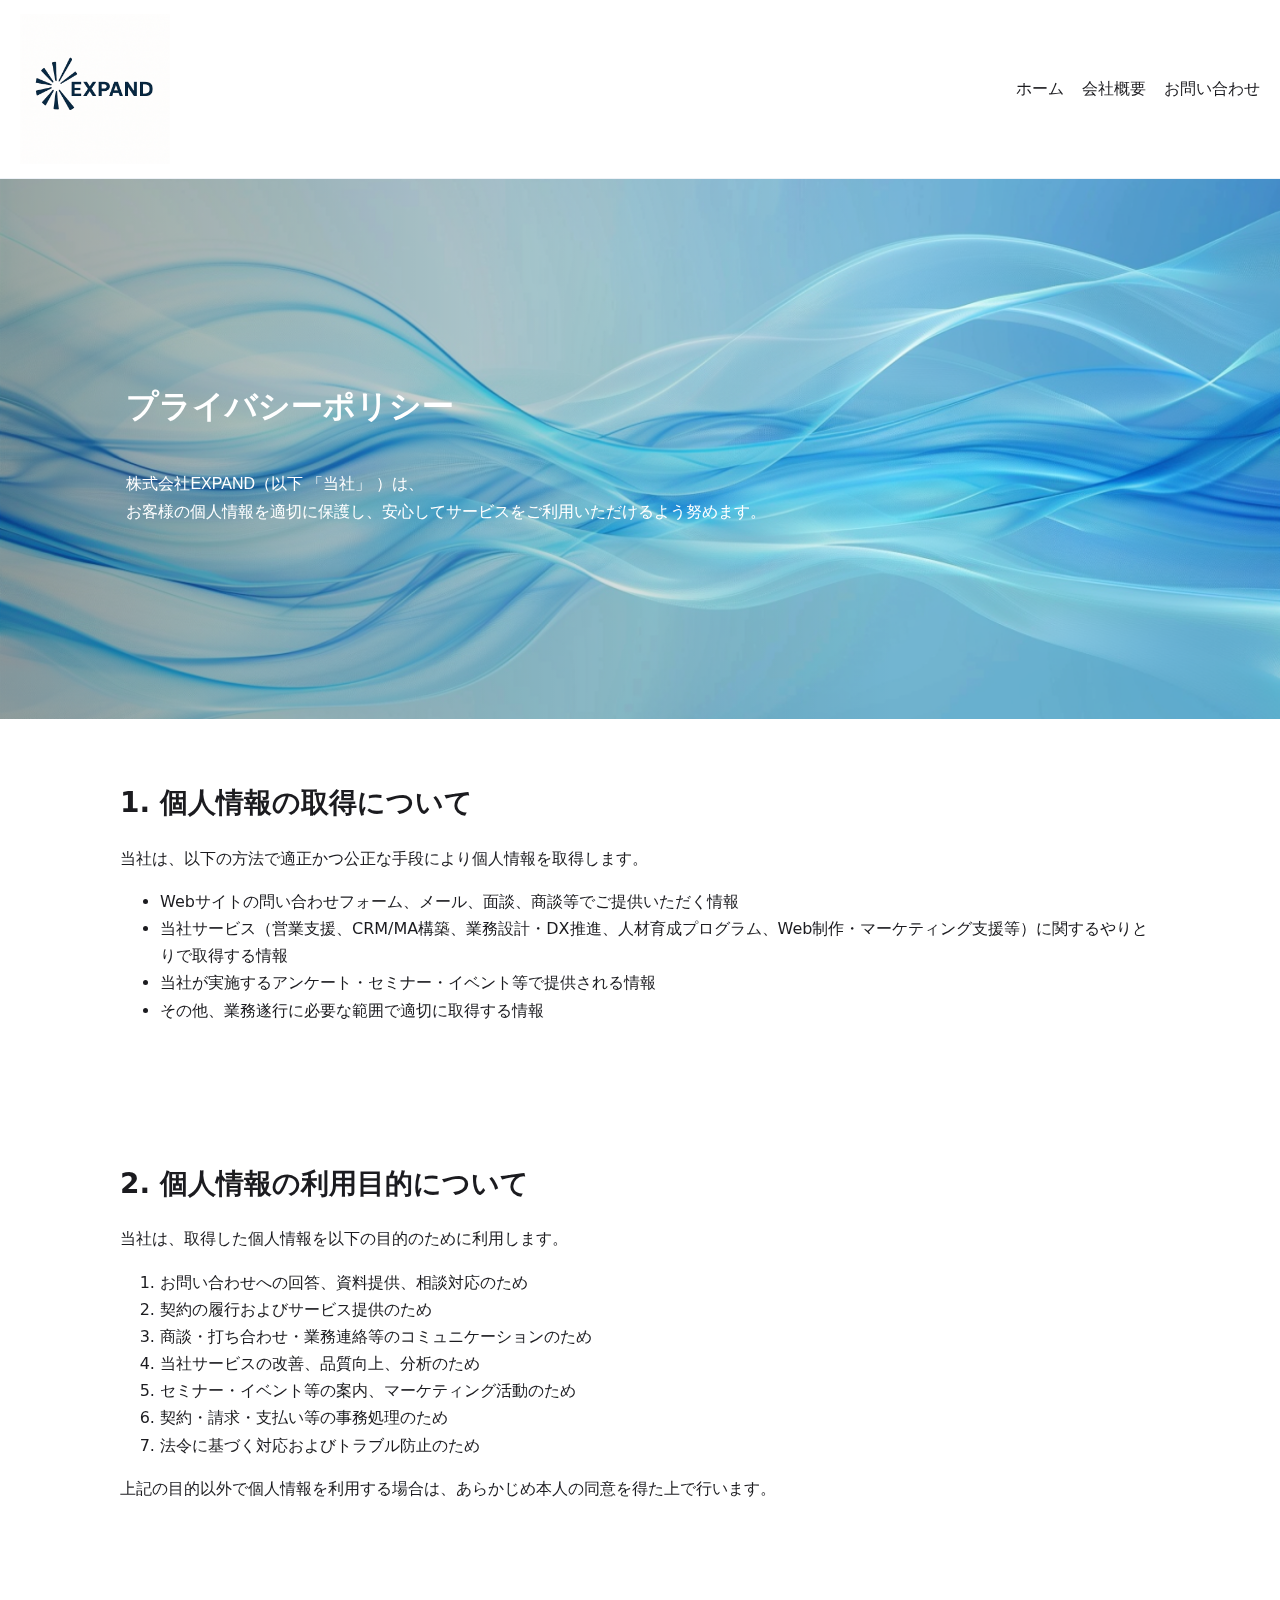
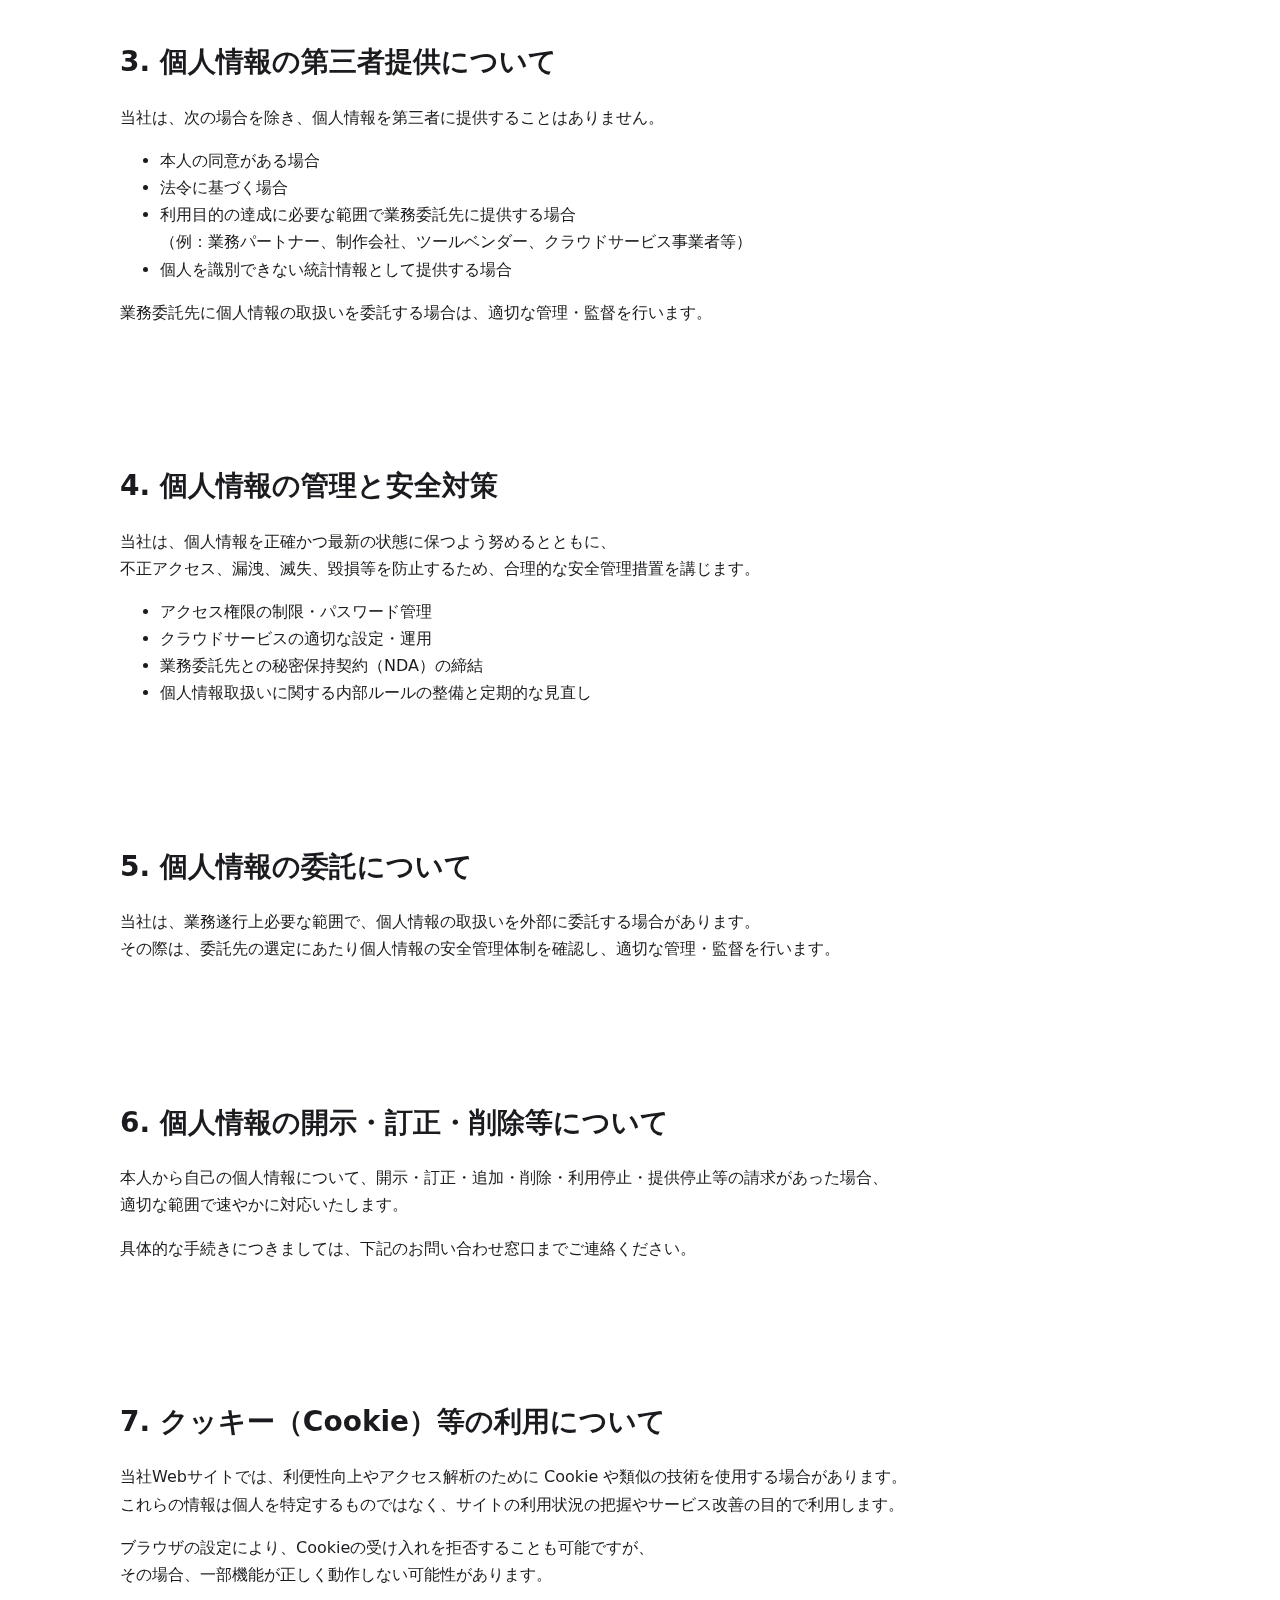
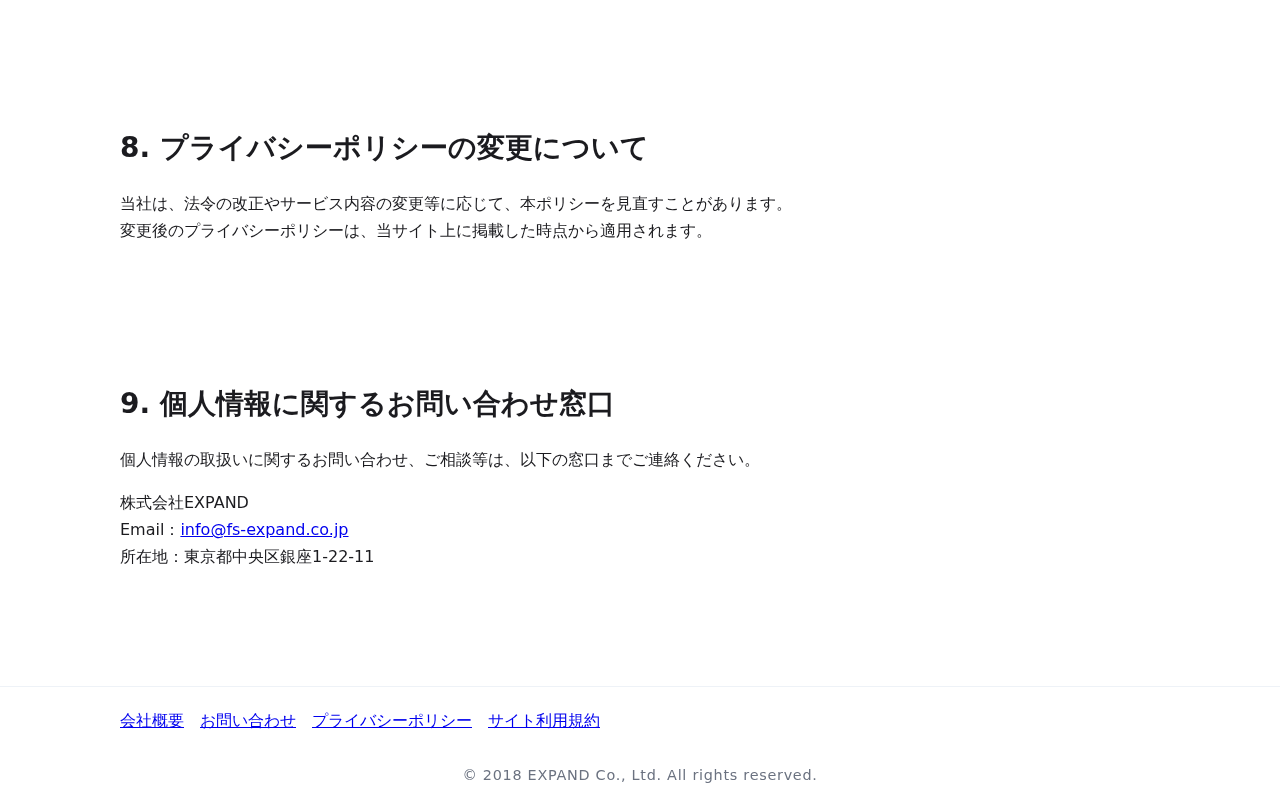
<file: privacy.html>
<!DOCTYPE html>
<html lang="ja">
<head>
  <!-- Google Tag Manager -->
<script>(function(w,d,s,l,i){w[l]=w[l]||[];w[l].push({'gtm.start':
new Date().getTime(),event:'gtm.js'});var f=d.getElementsByTagName(s)[0],
j=d.createElement(s),dl=l!='dataLayer'?'&l='+l:'';j.async=true;j.src=
'https://www.googletagmanager.com/gtm.js?id='+i+dl;f.parentNode.insertBefore(j,f);
})(window,document,'script','dataLayer','GTM-W2TS3LVZ');</script>
<!-- End Google Tag Manager -->
  
  <meta charset="UTF-8" />
  <meta name="viewport" content="width=device-width, initial-scale=1" />
  <title>プライバシーポリシー | 株式会社EXPAND</title>
  <meta name="description" content="株式会社EXPANDのプライバシーポリシー（個人情報保護方針）です。個人情報の取り扱いについてご案内します。">
  <link rel="icon" href="assets/favicon.svg" type="image/svg+xml">
  <link rel="stylesheet" href="css/styles.css?v=3">
</head>

<body>
  <!-- Google Tag Manager (noscript) -->
<noscript><iframe src="https://www.googletagmanager.com/ns.html?id=GTM-W2TS3LVZ"
height="0" width="0" style="display:none;visibility:hidden"></iframe></noscript>
<!-- End Google Tag Manager (noscript) -->
  
  <header class="site-header">
    <a class="brand" href="index.html">
      <img src="assets/logo.png" alt="EXPAND ロゴ" class="logo">
    </a>
    <nav class="nav">
      <a href="index.html">ホーム</a>
      <a href="about.html">会社概要</a>
      <a href="contact.html">お問い合わせ</a>
    </nav>
  </header>

  <main>
    <!-- Hero -->
    <section class="hero">
      <div class="hero-inner">
        <h1>プライバシーポリシー</h1>
        <p class="lead">
          株式会社EXPAND（以下 「当社」 ）は、<br>
          お客様の個人情報を適切に保護し、安心してサービスをご利用いただけるよう努めます。
        </p>
      </div>
    </section>

    <!-- 本文 -->
    <section class="section">
      <h2>1. 個人情報の取得について</h2>
      <p>
        当社は、以下の方法で適正かつ公正な手段により個人情報を取得します。
      </p>
      <ul>
        <li>Webサイトの問い合わせフォーム、メール、面談、商談等でご提供いただく情報</li>
        <li>当社サービス（営業支援、CRM/MA構築、業務設計・DX推進、人材育成プログラム、Web制作・マーケティング支援等）に関するやりとりで取得する情報</li>
        <li>当社が実施するアンケート・セミナー・イベント等で提供される情報</li>
        <li>その他、業務遂行に必要な範囲で適切に取得する情報</li>
      </ul>
    </section>

    <section class="section">
      <h2>2. 個人情報の利用目的について</h2>
      <p>当社は、取得した個人情報を以下の目的のために利用します。</p>
      <ol>
        <li>お問い合わせへの回答、資料提供、相談対応のため</li>
        <li>契約の履行およびサービス提供のため</li>
        <li>商談・打ち合わせ・業務連絡等のコミュニケーションのため</li>
        <li>当社サービスの改善、品質向上、分析のため</li>
        <li>セミナー・イベント等の案内、マーケティング活動のため</li>
        <li>契約・請求・支払い等の事務処理のため</li>
        <li>法令に基づく対応およびトラブル防止のため</li>
      </ol>
      <p>
        上記の目的以外で個人情報を利用する場合は、あらかじめ本人の同意を得た上で行います。
      </p>
    </section>

    <section class="section">
      <h2>3. 個人情報の第三者提供について</h2>
      <p>当社は、次の場合を除き、個人情報を第三者に提供することはありません。</p>
      <ul>
        <li>本人の同意がある場合</li>
        <li>法令に基づく場合</li>
        <li>
          利用目的の達成に必要な範囲で業務委託先に提供する場合<br>
          （例：業務パートナー、制作会社、ツールベンダー、クラウドサービス事業者等）
        </li>
        <li>個人を識別できない統計情報として提供する場合</li>
      </ul>
      <p>
        業務委託先に個人情報の取扱いを委託する場合は、適切な管理・監督を行います。
      </p>
    </section>

    <section class="section">
      <h2>4. 個人情報の管理と安全対策</h2>
      <p>
        当社は、個人情報を正確かつ最新の状態に保つよう努めるとともに、<br>
        不正アクセス、漏洩、滅失、毀損等を防止するため、合理的な安全管理措置を講じます。
      </p>
      <ul>
        <li>アクセス権限の制限・パスワード管理</li>
        <li>クラウドサービスの適切な設定・運用</li>
        <li>業務委託先との秘密保持契約（NDA）の締結</li>
        <li>個人情報取扱いに関する内部ルールの整備と定期的な見直し</li>
      </ul>
    </section>

    <section class="section">
      <h2>5. 個人情報の委託について</h2>
      <p>
        当社は、業務遂行上必要な範囲で、個人情報の取扱いを外部に委託する場合があります。<br>
        その際は、委託先の選定にあたり個人情報の安全管理体制を確認し、適切な管理・監督を行います。
      </p>
    </section>

    <section class="section">
      <h2>6. 個人情報の開示・訂正・削除等について</h2>
      <p>
        本人から自己の個人情報について、開示・訂正・追加・削除・利用停止・提供停止等の請求があった場合、<br>
        適切な範囲で速やかに対応いたします。
      </p>
      <p>
        具体的な手続きにつきましては、下記のお問い合わせ窓口までご連絡ください。
      </p>
    </section>

    <section class="section">
      <h2>7. クッキー（Cookie）等の利用について</h2>
      <p>
        当社Webサイトでは、利便性向上やアクセス解析のために Cookie や類似の技術を使用する場合があります。<br>
        これらの情報は個人を特定するものではなく、サイトの利用状況の把握やサービス改善の目的で利用します。
      </p>
      <p>
        ブラウザの設定により、Cookieの受け入れを拒否することも可能ですが、<br>
        その場合、一部機能が正しく動作しない可能性があります。
      </p>
    </section>

    <section class="section">
      <h2>8. プライバシーポリシーの変更について</h2>
      <p>
        当社は、法令の改正やサービス内容の変更等に応じて、本ポリシーを見直すことがあります。<br>
        変更後のプライバシーポリシーは、当サイト上に掲載した時点から適用されます。
      </p>
    </section>

    <section class="section">
      <h2>9. 個人情報に関するお問い合わせ窓口</h2>
      <p>
        個人情報の取扱いに関するお問い合わせ、ご相談等は、以下の窓口までご連絡ください。
      </p>
      <p>
        株式会社EXPAND<br>
        Email：<a href="mailto:info@fs-expand.co.jp">info@fs-expand.co.jp</a><br>
        所在地：東京都中央区銀座1-22-11
      </p>
    </section>

  </main>

  <footer class="site-footer">
    <div class="footer-inner">
    <div class="foot-links">
  <a href="about.html">会社概要</a>
  <a href="contact.html">お問い合わせ</a>
  <a href="privacy.html">プライバシーポリシー</a>
  <a href="terms.html">サイト利用規約</a>
    </div>

    </div>
    <p class="copy">© 2018 EXPAND Co., Ltd. All rights reserved.</p>
  </footer>
</body>
</html>
</file>
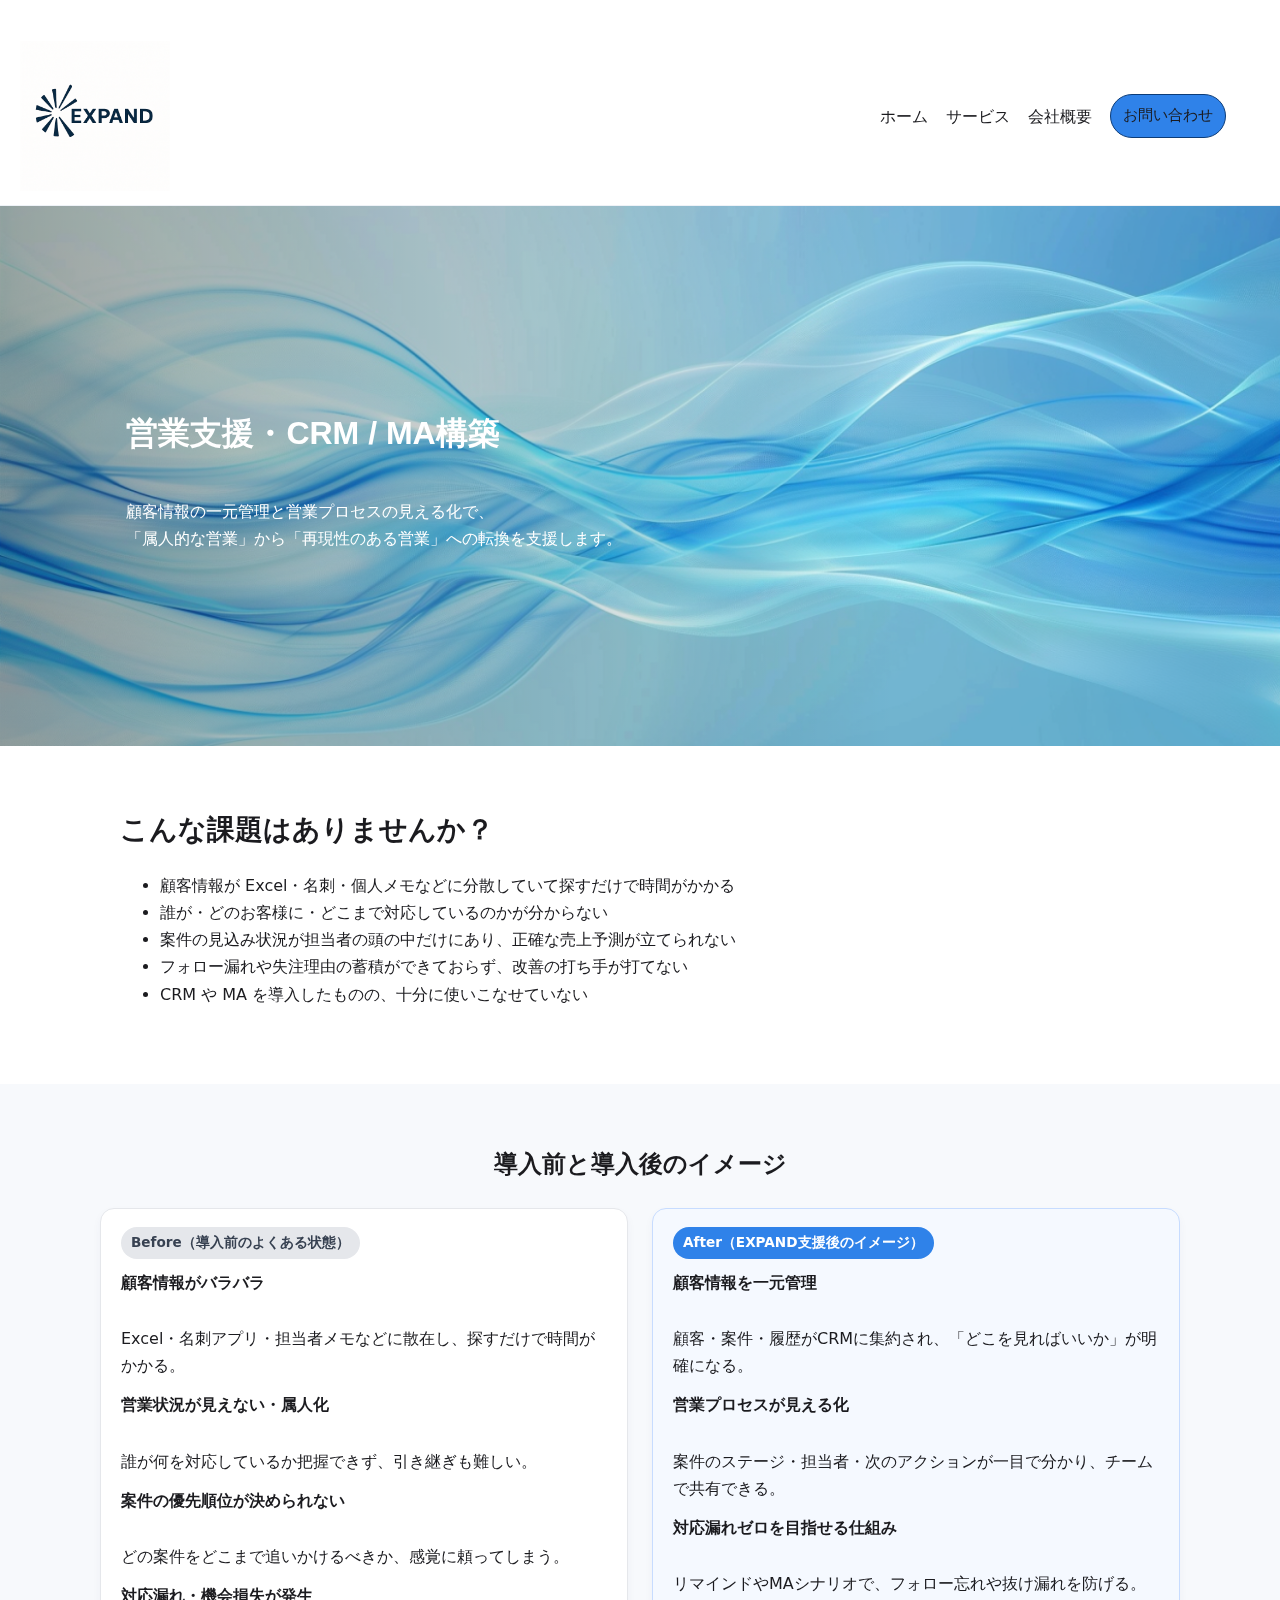
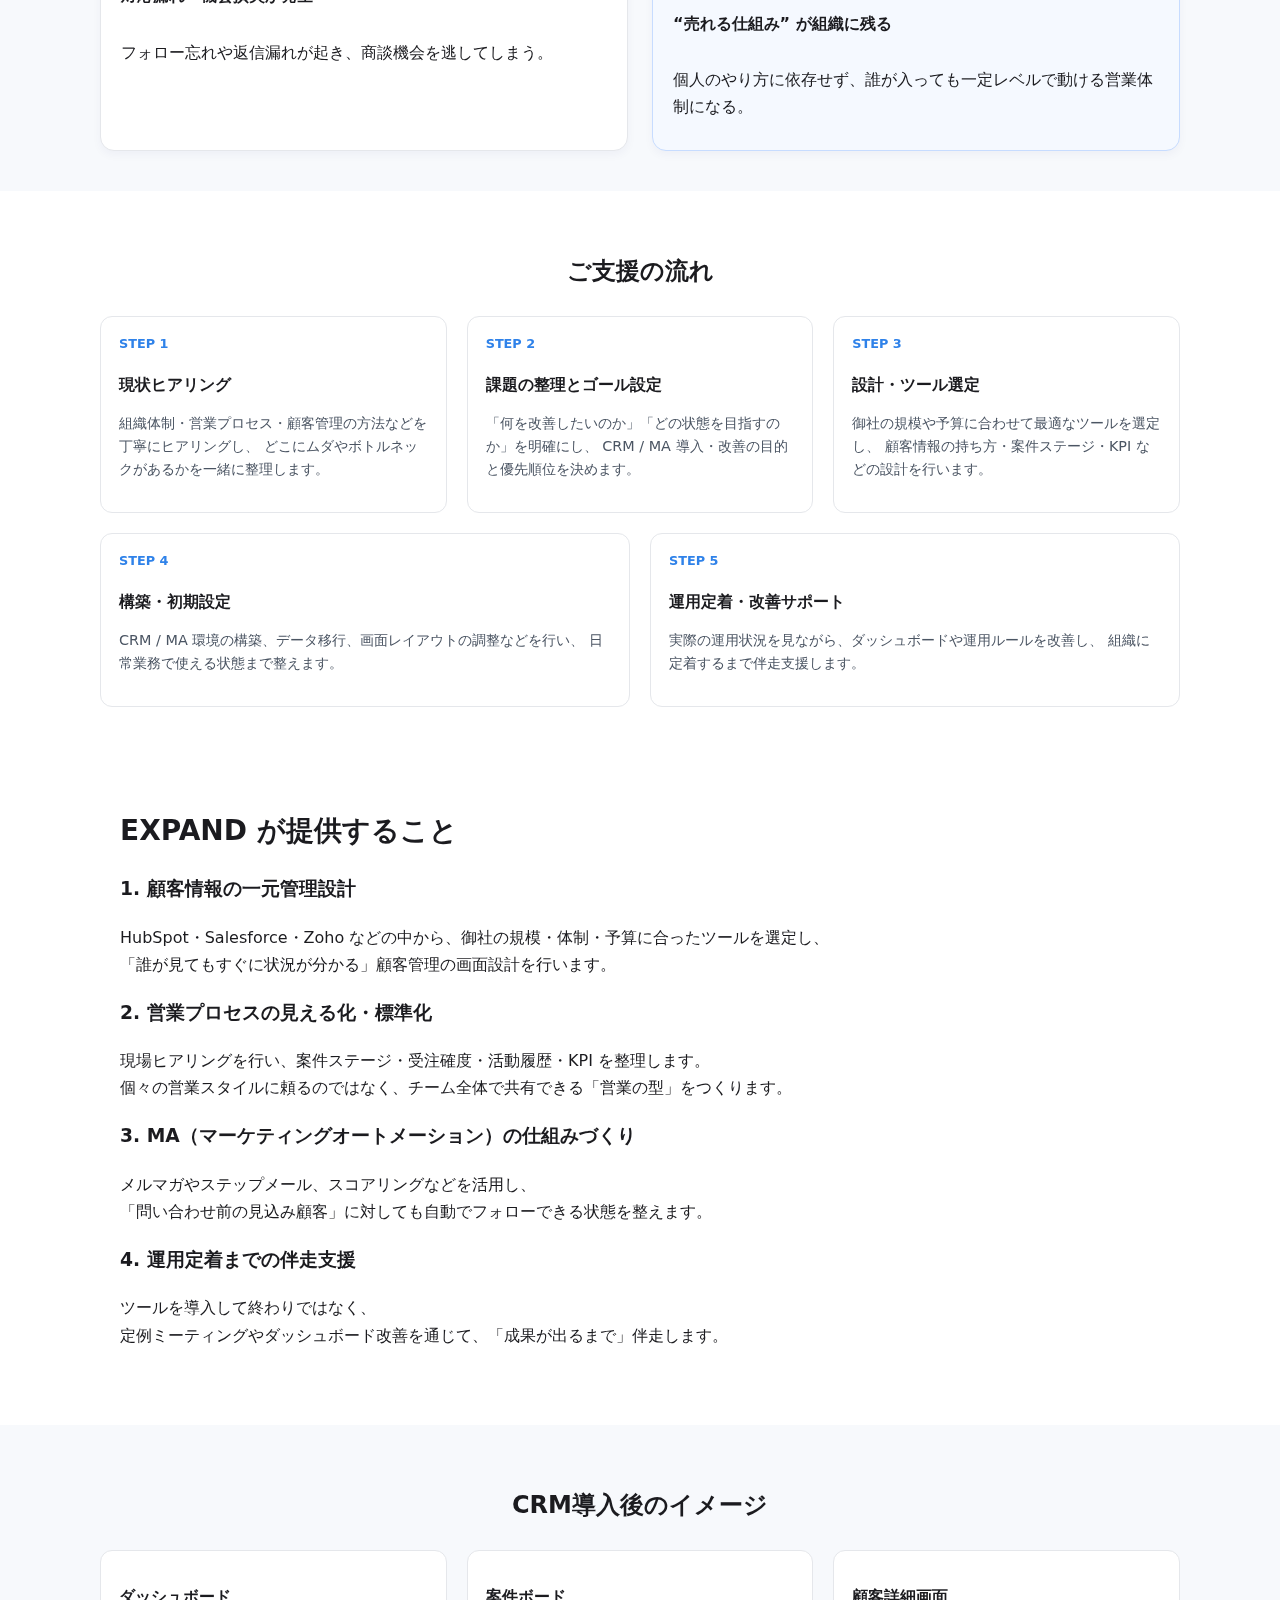
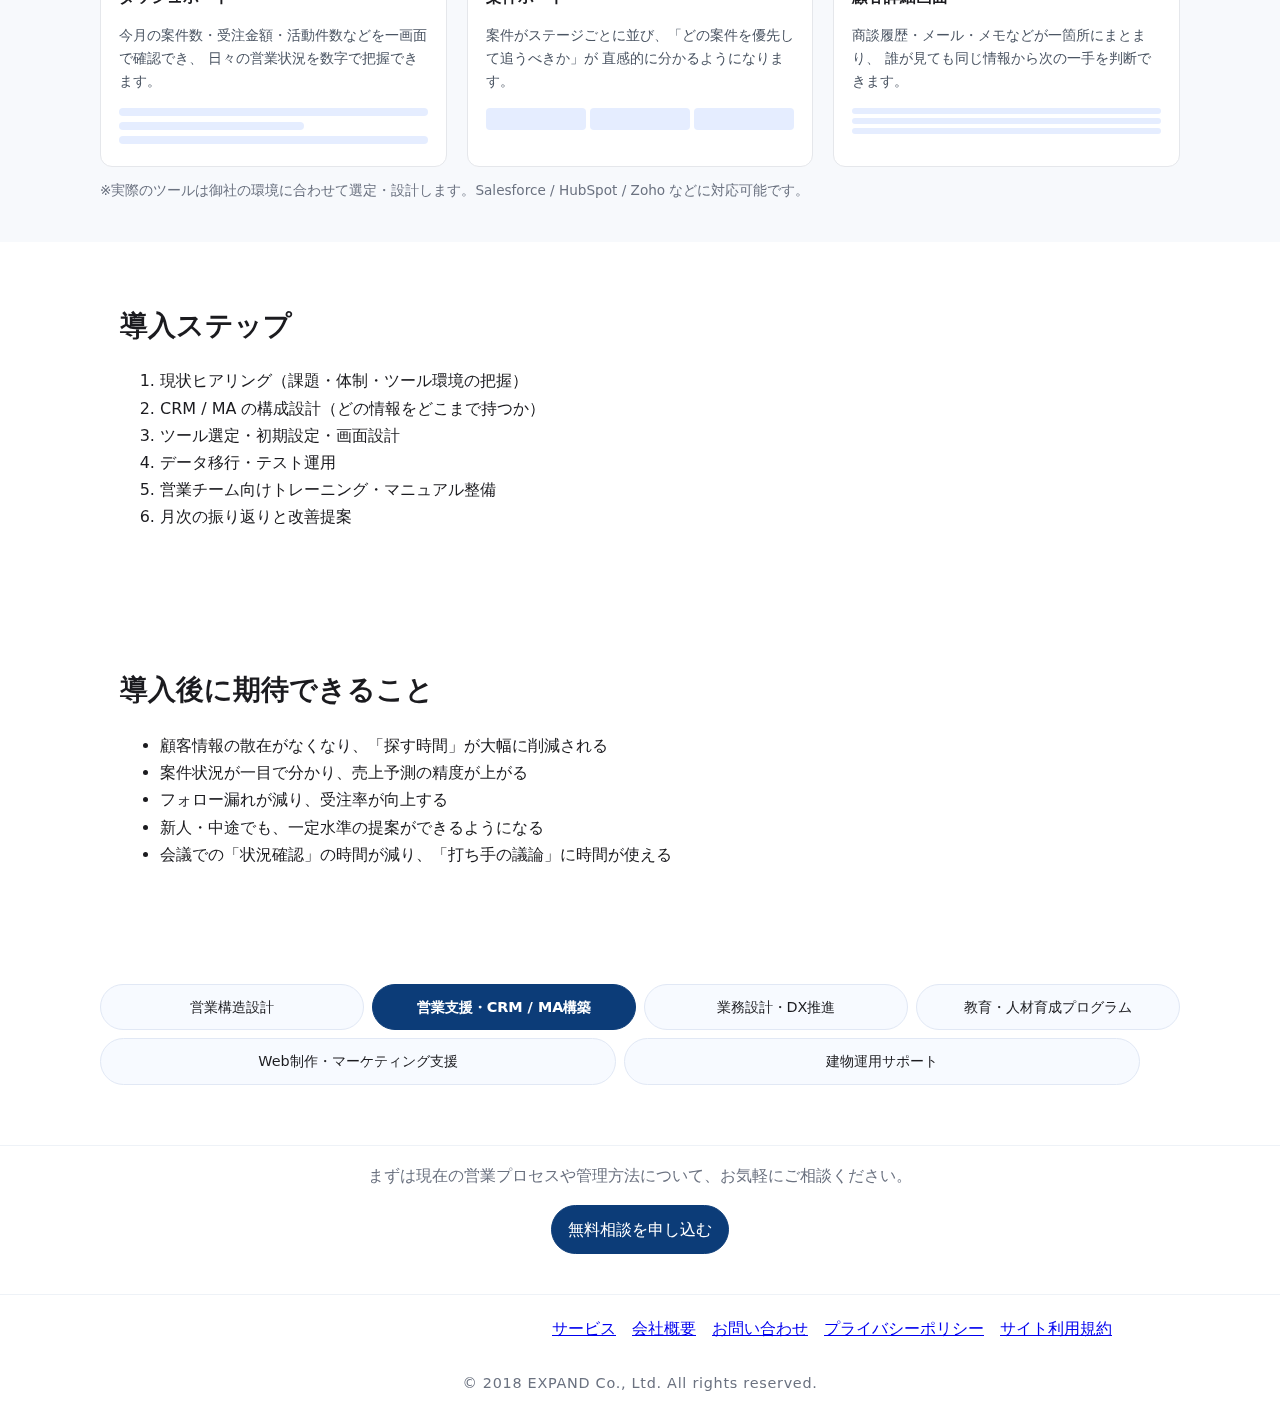
<file: service-crm.html>
<!DOCTYPE html>
<html lang="ja">
<head>
  <!-- Google Tag Manager -->
<script>(function(w,d,s,l,i){w[l]=w[l]||[];w[l].push({'gtm.start':
new Date().getTime(),event:'gtm.js'});var f=d.getElementsByTagName(s)[0],
j=d.createElement(s),dl=l!='dataLayer'?'&l='+l:'';j.async=true;j.src=
'https://www.googletagmanager.com/gtm.js?id='+i+dl;f.parentNode.insertBefore(j,f);
})(window,document,'script','dataLayer','GTM-W2TS3LVZ');</script>
<!-- End Google Tag Manager -->
  
  <meta charset="UTF-8" />
  <meta name="viewport" content="width=device-width, initial-scale=1" />
  <title>営業支援・CRM/MA構築支援 | 株式会社EXPAND</title>
  <meta name="description" content="営業支援からCRM/MAの導入・構築まで、成果につながる仕組みを一気通貫で支援。営業プロセスの見える化と自動化で売上向上を実現します。">
  <link rel="icon" href="assets/favicon.svg" type="image/svg+xml">
  <link rel="stylesheet" href="css/styles.css?v=3">
  <meta property="og:title" content="営業支援・CRM / MA構築 | 株式会社EXPAND">
　<meta property="og:description" content="顧客情報の一元管理と営業プロセスの標準化で、売上の最大化をサポートします。">
  <meta property="og:type" content="website">
  <meta property="og:url" content="https://fs-expand.co.jp/">
  <link rel="canonical" href="https://www.fs-expand.co.jp/service-crm.html">

</head>
  
<body>
  <!-- Google Tag Manager (noscript) -->
<noscript><iframe src="https://www.googletagmanager.com/ns.html?id=GTM-W2TS3LVZ"
height="0" width="0" style="display:none;visibility:hidden"></iframe></noscript>
<!-- End Google Tag Manager (noscript) -->
  
  <header class="site-header">
    <a class="brand" href="index.html">
      <img src="assets/logo.png" alt="EXPAND ロゴ" class="logo">
     <!--
      <span class="brand-text">EXPAND</span>
      -->
    </a>
    <nav class="nav">
  <a href="/">ホーム</a>
  <a href="/service">サービス</a>
  <a href="/about.html">会社概要</a>
  <a href="/contact.html" class="btn small">お問い合わせ</a>
　</nav>
  </header>

 <main>
  <!-- Hero -->
  <section class="hero">
    <div class="hero-inner">
      <h1>営業支援・CRM / MA構築</h1>
      <p class="lead">
        顧客情報の一元管理と営業プロセスの見える化で、<br>
        「属人的な営業」から「再現性のある営業」への転換を支援します。
      </p>
    </div>
  </section>

  <!-- 課題セクション -->
  <section class="section">
    <h2>こんな課題はありませんか？</h2>
    <ul>
      <li>顧客情報が Excel・名刺・個人メモなどに分散していて探すだけで時間がかかる</li>
      <li>誰が・どのお客様に・どこまで対応しているのかが分からない</li>
      <li>案件の見込み状況が担当者の頭の中だけにあり、正確な売上予測が立てられない</li>
      <li>フォロー漏れや失注理由の蓄積ができておらず、改善の打ち手が打てない</li>
      <li>CRM や MA を導入したものの、十分に使いこなせていない</li>
    </ul>
  </section>

<section class="compare">
  <h2>導入前と導入後のイメージ</h2>

  <div class="compare-inner">

    <!-- Before -->
    <div class="compare-block compare-before">
      <div class="compare-label">Before（導入前のよくある状態）</div>
      <ul>
        <li>
          <strong>顧客情報がバラバラ</strong><br>
          Excel・名刺アプリ・担当者メモなどに散在し、探すだけで時間がかかる。
        </li>
        <li>
          <strong>営業状況が見えない・属人化</strong><br>
          誰が何を対応しているか把握できず、引き継ぎも難しい。
        </li>
        <li>
          <strong>案件の優先順位が決められない</strong><br>
          どの案件をどこまで追いかけるべきか、感覚に頼ってしまう。
        </li>
        <li>
          <strong>対応漏れ・機会損失が発生</strong><br>
          フォロー忘れや返信漏れが起き、商談機会を逃してしまう。
        </li>
      </ul>
    </div>

    <!-- After -->
    <div class="compare-block compare-after">
      <div class="compare-label after">After（EXPAND支援後のイメージ）</div>
      <ul>
        <li>
          <strong>顧客情報を一元管理</strong><br>
          顧客・案件・履歴がCRMに集約され、「どこを見ればいいか」が明確になる。
        </li>
        <li>
          <strong>営業プロセスが見える化</strong><br>
          案件のステージ・担当者・次のアクションが一目で分かり、チームで共有できる。
        </li>
        <li>
          <strong>対応漏れゼロを目指せる仕組み</strong><br>
          リマインドやMAシナリオで、フォロー忘れや抜け漏れを防げる。
        </li>
        <li>
          <strong>“売れる仕組み” が組織に残る</strong><br>
          個人のやり方に依存せず、誰が入っても一定レベルで動ける営業体制になる。
        </li>
      </ul>
    </div>

  </div>
</section>

   <section class="process-flow">
  <h2>ご支援の流れ</h2>

  <div class="process-steps">
    <div class="process-step">
      <div class="step-number">STEP 1</div>
      <h3>現状ヒアリング</h3>
      <p>
        組織体制・営業プロセス・顧客管理の方法などを丁寧にヒアリングし、
        どこにムダやボトルネックがあるかを一緒に整理します。
      </p>
    </div>

    <div class="process-step">
      <div class="step-number">STEP 2</div>
      <h3>課題の整理とゴール設定</h3>
      <p>
        「何を改善したいのか」「どの状態を目指すのか」を明確にし、
        CRM / MA 導入・改善の目的と優先順位を決めます。
      </p>
    </div>

    <div class="process-step">
      <div class="step-number">STEP 3</div>
      <h3>設計・ツール選定</h3>
      <p>
        御社の規模や予算に合わせて最適なツールを選定し、
        顧客情報の持ち方・案件ステージ・KPI などの設計を行います。
      </p>
    </div>

    <div class="process-step">
      <div class="step-number">STEP 4</div>
      <h3>構築・初期設定</h3>
      <p>
        CRM / MA 環境の構築、データ移行、画面レイアウトの調整などを行い、
        日常業務で使える状態まで整えます。
      </p>
    </div>

    <div class="process-step">
      <div class="step-number">STEP 5</div>
      <h3>運用定着・改善サポート</h3>
      <p>
        実際の運用状況を見ながら、ダッシュボードや運用ルールを改善し、
        組織に定着するまで伴走支援します。
      </p>
    </div>
  </div>
</section>
   
  <!-- 解決策セクション -->
  <section class="section">
    <h2>EXPAND が提供すること</h2>
    <h3>1. 顧客情報の一元管理設計</h3>
    <p>
      HubSpot・Salesforce・Zoho などの中から、御社の規模・体制・予算に合ったツールを選定し、<br>
      「誰が見てもすぐに状況が分かる」顧客管理の画面設計を行います。
    </p>

    <h3>2. 営業プロセスの見える化・標準化</h3>
    <p>
      現場ヒアリングを行い、案件ステージ・受注確度・活動履歴・KPI を整理します。<br>
      個々の営業スタイルに頼るのではなく、チーム全体で共有できる「営業の型」をつくります。
    </p>

    <h3>3. MA（マーケティングオートメーション）の仕組みづくり</h3>
    <p>
      メルマガやステップメール、スコアリングなどを活用し、<br>
      「問い合わせ前の見込み顧客」に対しても自動でフォローできる状態を整えます。
    </p>

    <h3>4. 運用定着までの伴走支援</h3>
    <p>
      ツールを導入して終わりではなく、<br>
      定例ミーティングやダッシュボード改善を通じて、「成果が出るまで」伴走します。
    </p>
  </section>

   <section class="crm-layout">
  <h2>CRM導入後のイメージ</h2>

  <div class="crm-grid">
    <div class="crm-card">
      <h3>ダッシュボード</h3>
      <p>
        今月の案件数・受注金額・活動件数などを一画面で確認でき、
        日々の営業状況を数字で把握できます。
      </p>
      <ul class="crm-ui">
        <li class="bar"></li>
        <li class="bar short"></li>
        <li class="bar"></li>
      </ul>
    </div>

    <div class="crm-card">
      <h3>案件ボード</h3>
      <p>
        案件がステージごとに並び、「どの案件を優先して追うべきか」が
        直感的に分かるようになります。
      </p>
      <ul class="crm-ui columns">
        <li></li>
        <li></li>
        <li></li>
      </ul>
    </div>

    <div class="crm-card">
      <h3>顧客詳細画面</h3>
      <p>
        商談履歴・メール・メモなどが一箇所にまとまり、
        誰が見ても同じ情報から次の一手を判断できます。
      </p>
      <ul class="crm-ui">
        <li class="line"></li>
        <li class="line"></li>
        <li class="line"></li>
      </ul>
    </div>
  </div>

  <p class="crm-note">
    ※実際のツールは御社の環境に合わせて選定・設計します。Salesforce / HubSpot / Zoho などに対応可能です。
  </p>
</section>

  <!-- 導入ステップ -->
  <section class="section">
    <h2>導入ステップ</h2>
    <ol>
      <li>現状ヒアリング（課題・体制・ツール環境の把握）</li>
      <li>CRM / MA の構成設計（どの情報をどこまで持つか）</li>
      <li>ツール選定・初期設定・画面設計</li>
      <li>データ移行・テスト運用</li>
      <li>営業チーム向けトレーニング・マニュアル整備</li>
      <li>月次の振り返りと改善提案</li>
    </ol>
  </section>

  <!-- 効果セクション -->
  <section class="section">
    <h2>導入後に期待できること</h2>
    <ul>
      <li>顧客情報の散在がなくなり、「探す時間」が大幅に削減される</li>
      <li>案件状況が一目で分かり、売上予測の精度が上がる</li>
      <li>フォロー漏れが減り、受注率が向上する</li>
      <li>新人・中途でも、一定水準の提案ができるようになる</li>
      <li>会議での「状況確認」の時間が減り、「打ち手の議論」に時間が使える</li>
    </ul>
  </section>

   <nav class="service-nav">
  <a href="service-sales.html">営業構造設計</a>
  <a href="service-crm.html" class="active">営業支援・CRM / MA構築</a>
  <a href="service-dx.html">業務設計・DX推進</a>
  <a href="service-education.html">教育・人材育成プログラム</a>
  <a href="service-web.html">Web制作・マーケティング支援</a>
  <a href="building-support.html">建物運用サポート</a>
　　</nav>

  <!-- CTA -->
  <section class="cta">
    <p>まずは現在の営業プロセスや管理方法について、お気軽にご相談ください。</p>
    <a href="contact.html" class="btn">無料相談を申し込む</a>
  </section>
</main>

  <footer class="site-footer">
    <div class="footer-inner">
      <div class="foot-brand">
       <!--
        <img src="assets/logo.png" alt="" class="logo small">
        <span>EXPAND Co., Ltd.</span>
        -->
      </div>
      
  <div class="foot-links">
  <a href="/service">サービス</a>
  <a href="about.html">会社概要</a>
  <a href="contact.html">お問い合わせ</a>
  <a href="privacy.html">プライバシーポリシー</a>
  <a href="terms.html">サイト利用規約</a>
　　</div>
   
    </div>
    <p class="copy">© 2018 EXPAND Co., Ltd. All rights reserved.</p>
  </footer>
</body>
</html>
</file>
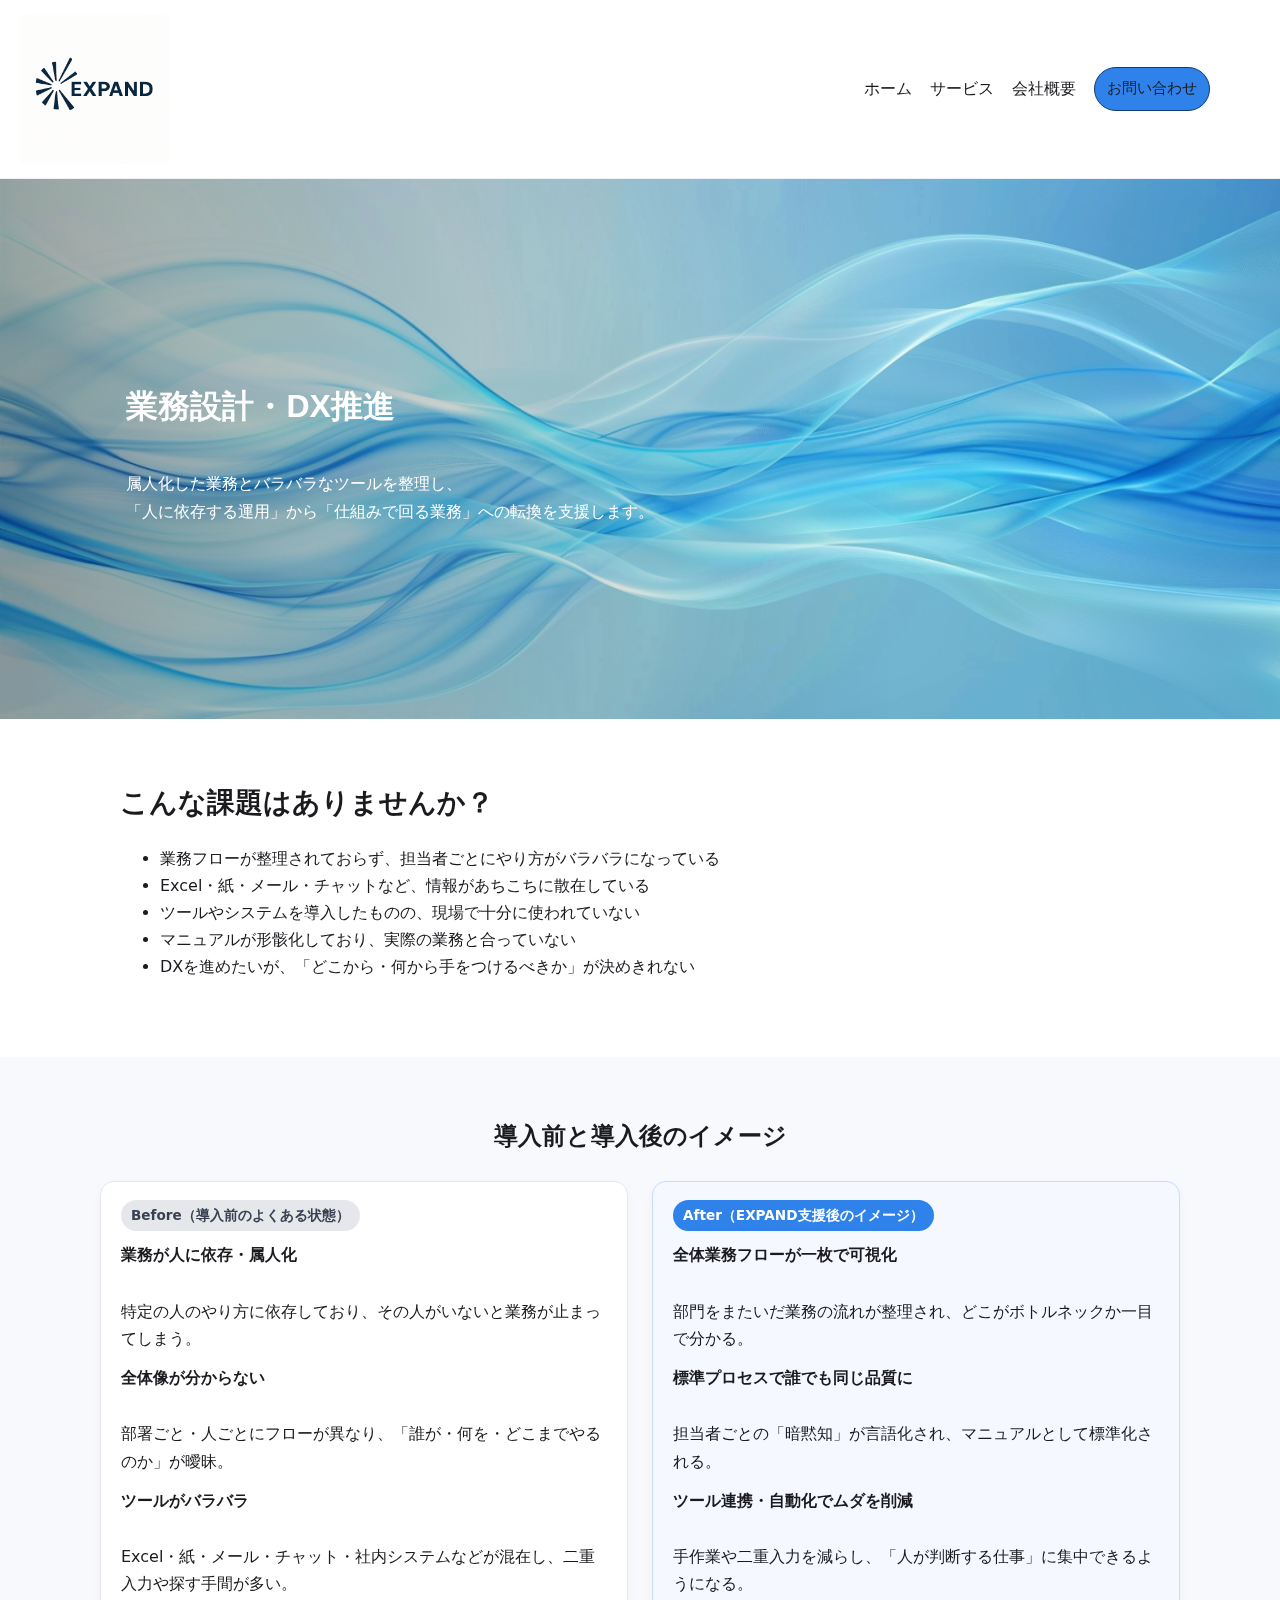
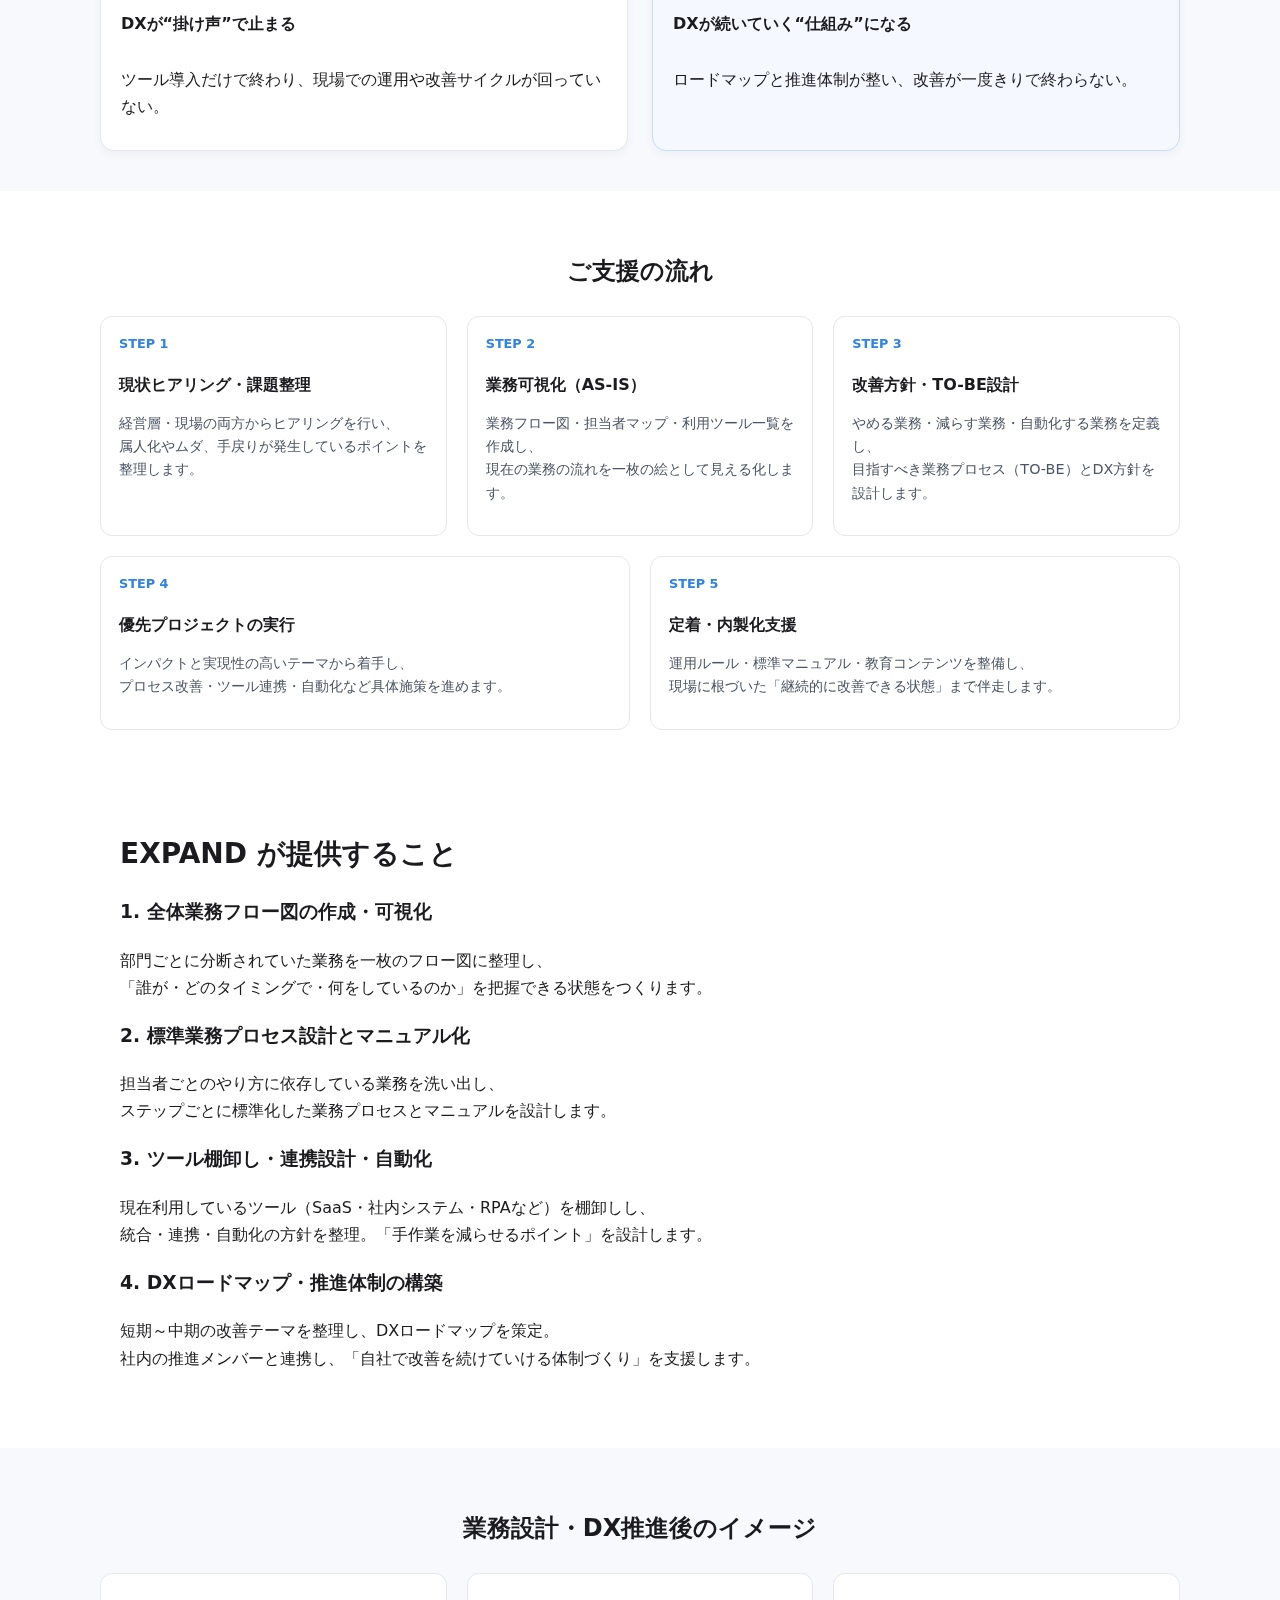
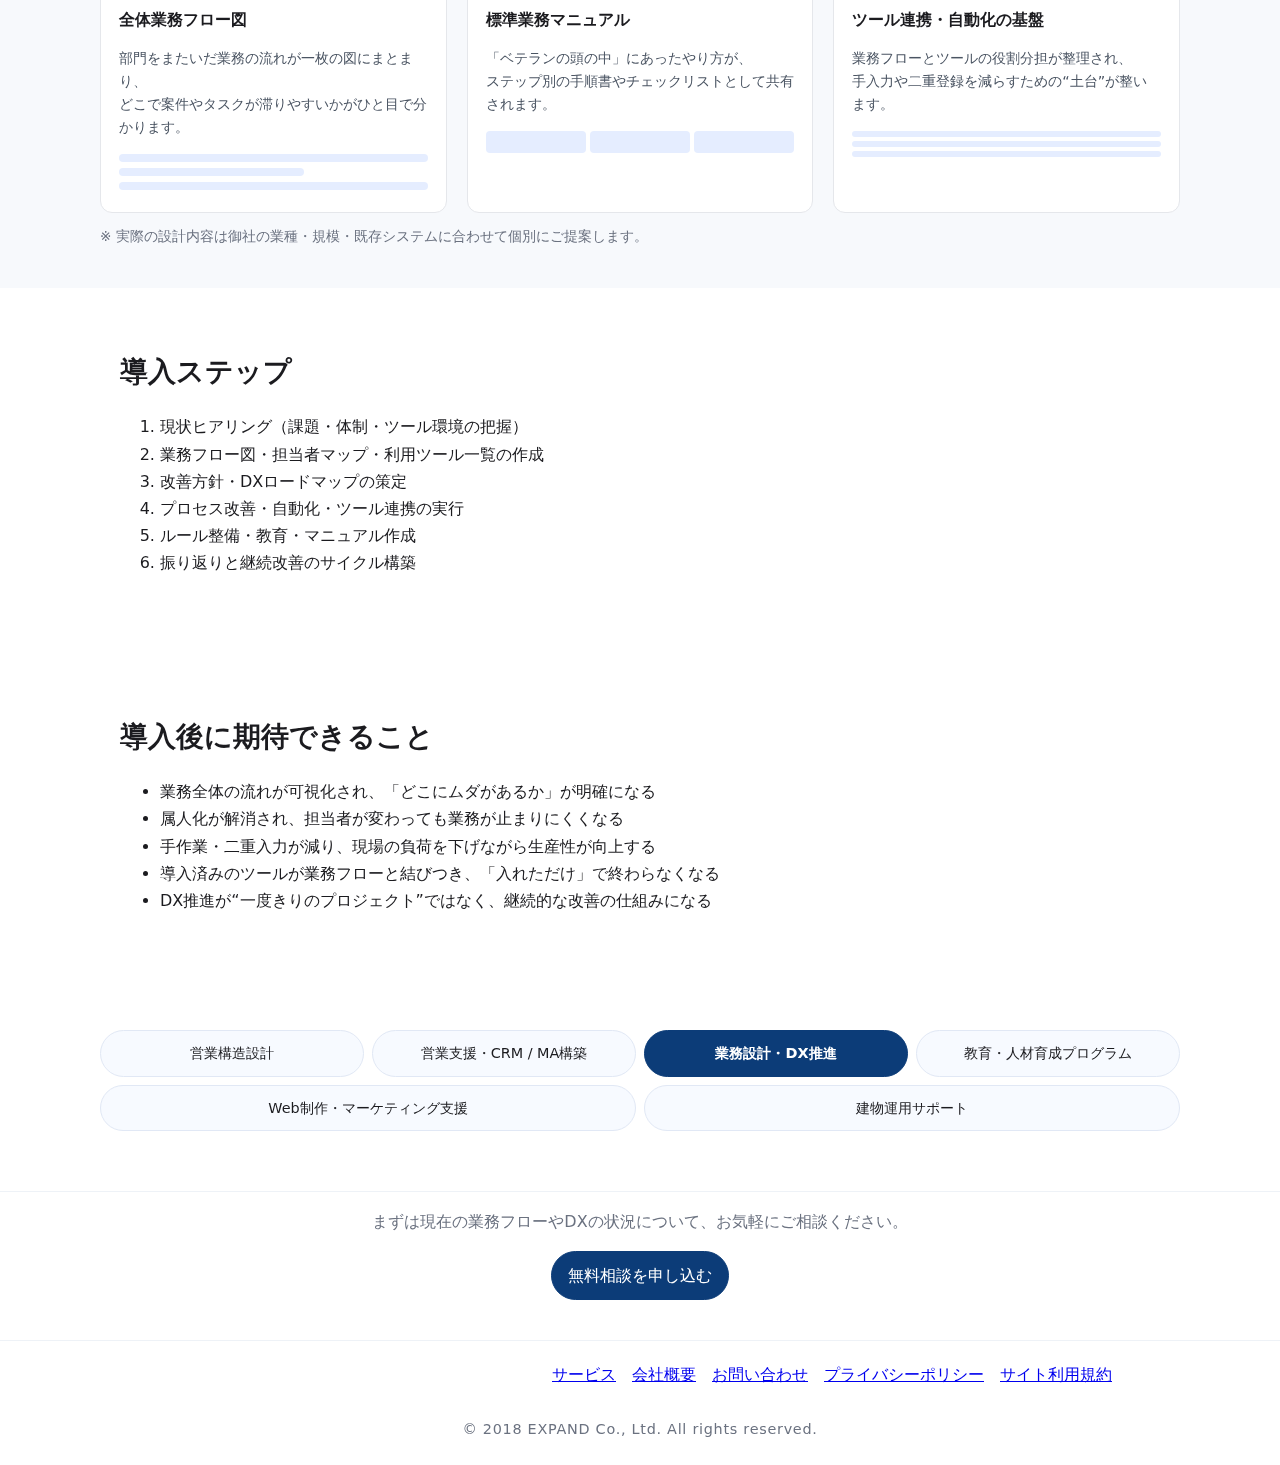
<file: service-dx.html>
<!DOCTYPE html>
<html lang="ja">
<head>
  <!-- Google Tag Manager -->
<script>(function(w,d,s,l,i){w[l]=w[l]||[];w[l].push({'gtm.start':
new Date().getTime(),event:'gtm.js'});var f=d.getElementsByTagName(s)[0],
j=d.createElement(s),dl=l!='dataLayer'?'&l='+l:'';j.async=true;j.src=
'https://www.googletagmanager.com/gtm.js?id='+i+dl;f.parentNode.insertBefore(j,f);
})(window,document,'script','dataLayer','GTM-W2TS3LVZ');</script>
<!-- End Google Tag Manager -->
  
  <meta charset="UTF-8" />
  <meta name="viewport" content="width=device-width, initial-scale=1" />
  <title>業務改善・DX推進コンサルティング | 株式会社EXPAND</title>
  <meta name="description" content="業務の見える化・標準化・自動化を通じて、生産性向上とムダ削減を実現。現場に寄り添い実行支援まで行う伴走型のDXコンサルティングです。"> 
  <link rel="icon" href="assets/favicon.svg" type="image/svg+xml">
  <link rel="stylesheet" href="css/styles.css?v=3">
  <meta property="og:title" content="業務設計・DX推進 | 株式会社EXPAND">
  <meta property="og:description" content="業務フローの可視化と標準化、ツール連携・自動化で、“人に依存しない業務体制”づくりをサポートします。">
  <meta property="og:type" content="website">
  <meta property="og:url" content="https://fs-expand.co.jp/">
</head>
<body>
  <!-- Google Tag Manager (noscript) -->
<noscript><iframe src="https://www.googletagmanager.com/ns.html?id=GTM-W2TS3LVZ"
height="0" width="0" style="display:none;visibility:hidden"></iframe></noscript>
<!-- End Google Tag Manager (noscript) -->
  
  <header class="site-header">
    <a class="brand" href="index.html">
      <img src="assets/logo.png" alt="EXPAND ロゴ" class="logo">
      <!--
      <span class="brand-text">EXPAND</span>
      -->
    </a>
    <nav class="nav">
  <a href="/">ホーム</a>
  <a href="/service">サービス</a>
  <a href="/about.html">会社概要</a>
  <a href="/contact.html" class="btn small">お問い合わせ</a>
　　</nav>
  </header>

  <main>
    <!-- Hero -->
    <section class="hero">
      <div class="hero-inner">
        <h1>業務設計・DX推進</h1>
        <p class="lead">
          属人化した業務とバラバラなツールを整理し、<br>
          「人に依存する運用」から「仕組みで回る業務」への転換を支援します。
        </p>
      </div>
    </section>

    <!-- 課題セクション -->
    <section class="section">
      <h2>こんな課題はありませんか？</h2>
      <ul>
        <li>業務フローが整理されておらず、担当者ごとにやり方がバラバラになっている</li>
        <li>Excel・紙・メール・チャットなど、情報があちこちに散在している</li>
        <li>ツールやシステムを導入したものの、現場で十分に使われていない</li>
        <li>マニュアルが形骸化しており、実際の業務と合っていない</li>
        <li>DXを進めたいが、「どこから・何から手をつけるべきか」が決めきれない</li>
      </ul>
    </section>

    <section class="compare">
      <h2>導入前と導入後のイメージ</h2>

      <div class="compare-inner">

        <!-- Before -->
        <div class="compare-block compare-before">
          <div class="compare-label">Before（導入前のよくある状態）</div>
          <ul>
            <li>
              <strong>業務が人に依存・属人化</strong><br>
              特定の人のやり方に依存しており、その人がいないと業務が止まってしまう。
            </li>
            <li>
              <strong>全体像が分からない</strong><br>
              部署ごと・人ごとにフローが異なり、「誰が・何を・どこまでやるのか」が曖昧。
            </li>
            <li>
              <strong>ツールがバラバラ</strong><br>
              Excel・紙・メール・チャット・社内システムなどが混在し、二重入力や探す手間が多い。
            </li>
            <li>
              <strong>DXが“掛け声”で止まる</strong><br>
              ツール導入だけで終わり、現場での運用や改善サイクルが回っていない。
            </li>
          </ul>
        </div>

        <!-- After -->
        <div class="compare-block compare-after">
          <div class="compare-label after">After（EXPAND支援後のイメージ）</div>
          <ul>
            <li>
              <strong>全体業務フローが一枚で可視化</strong><br>
              部門をまたいだ業務の流れが整理され、どこがボトルネックか一目で分かる。
            </li>
            <li>
              <strong>標準プロセスで誰でも同じ品質に</strong><br>
              担当者ごとの「暗黙知」が言語化され、マニュアルとして標準化される。
            </li>
            <li>
              <strong>ツール連携・自動化でムダを削減</strong><br>
              手作業や二重入力を減らし、「人が判断する仕事」に集中できるようになる。
            </li>
            <li>
              <strong>DXが続いていく“仕組み”になる</strong><br>
              ロードマップと推進体制が整い、改善が一度きりで終わらない。
            </li>
          </ul>
        </div>

      </div>
    </section>

    <section class="process-flow">
      <h2>ご支援の流れ</h2>

      <div class="process-steps">
        <div class="process-step">
          <div class="step-number">STEP 1</div>
          <h3>現状ヒアリング・課題整理</h3>
          <p>
            経営層・現場の両方からヒアリングを行い、<br>
            属人化やムダ、手戻りが発生しているポイントを整理します。
          </p>
        </div>

        <div class="process-step">
          <div class="step-number">STEP 2</div>
          <h3>業務可視化（AS-IS）</h3>
          <p>
            業務フロー図・担当者マップ・利用ツール一覧を作成し、<br>
            現在の業務の流れを一枚の絵として見える化します。
          </p>
        </div>

        <div class="process-step">
          <div class="step-number">STEP 3</div>
          <h3>改善方針・TO-BE設計</h3>
          <p>
            やめる業務・減らす業務・自動化する業務を定義し、<br>
            目指すべき業務プロセス（TO-BE）とDX方針を設計します。
          </p>
        </div>

        <div class="process-step">
          <div class="step-number">STEP 4</div>
          <h3>優先プロジェクトの実行</h3>
          <p>
            インパクトと実現性の高いテーマから着手し、<br>
            プロセス改善・ツール連携・自動化など具体施策を進めます。
          </p>
        </div>

        <div class="process-step">
          <div class="step-number">STEP 5</div>
          <h3>定着・内製化支援</h3>
          <p>
            運用ルール・標準マニュアル・教育コンテンツを整備し、<br>
            現場に根づいた「継続的に改善できる状態」まで伴走します。
          </p>
        </div>
      </div>
    </section>

    <!-- 解決策セクション -->
    <section class="section">
      <h2>EXPAND が提供すること</h2>

      <h3>1. 全体業務フロー図の作成・可視化</h3>
      <p>
        部門ごとに分断されていた業務を一枚のフロー図に整理し、<br>
        「誰が・どのタイミングで・何をしているのか」を把握できる状態をつくります。
      </p>

      <h3>2. 標準業務プロセス設計とマニュアル化</h3>
      <p>
        担当者ごとのやり方に依存している業務を洗い出し、<br>
        ステップごとに標準化した業務プロセスとマニュアルを設計します。
      </p>

      <h3>3. ツール棚卸し・連携設計・自動化</h3>
      <p>
        現在利用しているツール（SaaS・社内システム・RPAなど）を棚卸しし、<br>
        統合・連携・自動化の方針を整理。「手作業を減らせるポイント」を設計します。
      </p>

      <h3>4. DXロードマップ・推進体制の構築</h3>
      <p>
        短期～中期の改善テーマを整理し、DXロードマップを策定。<br>
        社内の推進メンバーと連携し、「自社で改善を続けていける体制づくり」を支援します。
      </p>
    </section>

    <section class="crm-layout">
      <h2>業務設計・DX推進後のイメージ</h2>

      <div class="crm-grid">
        <div class="crm-card">
          <h3>全体業務フロー図</h3>
          <p>
            部門をまたいだ業務の流れが一枚の図にまとまり、<br>
            どこで案件やタスクが滞りやすいかがひと目で分かります。
          </p>
          <ul class="crm-ui">
            <li class="bar"></li>
            <li class="bar short"></li>
            <li class="bar"></li>
          </ul>
        </div>

        <div class="crm-card">
          <h3>標準業務マニュアル</h3>
          <p>
            「ベテランの頭の中」にあったやり方が、<br>
            ステップ別の手順書やチェックリストとして共有されます。
          </p>
          <ul class="crm-ui columns">
            <li></li>
            <li></li>
            <li></li>
          </ul>
        </div>

        <div class="crm-card">
          <h3>ツール連携・自動化の基盤</h3>
          <p>
            業務フローとツールの役割分担が整理され、<br>
            手入力や二重登録を減らすための“土台”が整います。
          </p>
          <ul class="crm-ui">
            <li class="line"></li>
            <li class="line"></li>
            <li class="line"></li>
          </ul>
        </div>
      </div>

      <p class="crm-note">
        ※ 実際の設計内容は御社の業種・規模・既存システムに合わせて個別にご提案します。
      </p>
    </section>

    <!-- 導入ステップ -->
    <section class="section">
      <h2>導入ステップ</h2>
      <ol>
        <li>現状ヒアリング（課題・体制・ツール環境の把握）</li>
        <li>業務フロー図・担当者マップ・利用ツール一覧の作成</li>
        <li>改善方針・DXロードマップの策定</li>
        <li>プロセス改善・自動化・ツール連携の実行</li>
        <li>ルール整備・教育・マニュアル作成</li>
        <li>振り返りと継続改善のサイクル構築</li>
      </ol>
    </section>

    <!-- 効果セクション -->
    <section class="section">
      <h2>導入後に期待できること</h2>
      <ul>
        <li>業務全体の流れが可視化され、「どこにムダがあるか」が明確になる</li>
        <li>属人化が解消され、担当者が変わっても業務が止まりにくくなる</li>
        <li>手作業・二重入力が減り、現場の負荷を下げながら生産性が向上する</li>
        <li>導入済みのツールが業務フローと結びつき、「入れただけ」で終わらなくなる</li>
        <li>DX推進が“一度きりのプロジェクト”ではなく、継続的な改善の仕組みになる</li>
      </ul>
    </section>

    <nav class="service-nav">
  <a href="service-sales.html">営業構造設計</a>
  <a href="service-crm.html">営業支援・CRM / MA構築</a>
  <a href="service-dx.html" class="active">業務設計・DX推進</a>
  <a href="service-education.html">教育・人材育成プログラム</a>
  <a href="service-web.html">Web制作・マーケティング支援</a>
  <a href="building-support.html">建物運用サポート</a>
</nav>

    <!-- CTA -->
    <section class="cta">
      <p>まずは現在の業務フローやDXの状況について、お気軽にご相談ください。</p>
      <a href="contact.html" class="btn">無料相談を申し込む</a>
    </section>
  </main>

  <footer class="site-footer">
    <div class="footer-inner">
      <div class="foot-brand">
        <!--
        <img src="assets/logo.png" alt="" class="logo small">
        <span>EXPAND Co., Ltd.</span>
        -->
      </div>
      
   <div class="foot-links">
  <a href="/service">サービス</a>
  <a href="about.html">会社概要</a>
  <a href="contact.html">お問い合わせ</a>
  <a href="privacy.html">プライバシーポリシー</a>
  <a href="terms.html">サイト利用規約</a>
　　</div>
      
    </div>
    <p class="copy">© 2018 EXPAND Co., Ltd. All rights reserved.</p>
  </footer>
</body>
</html>
</file>
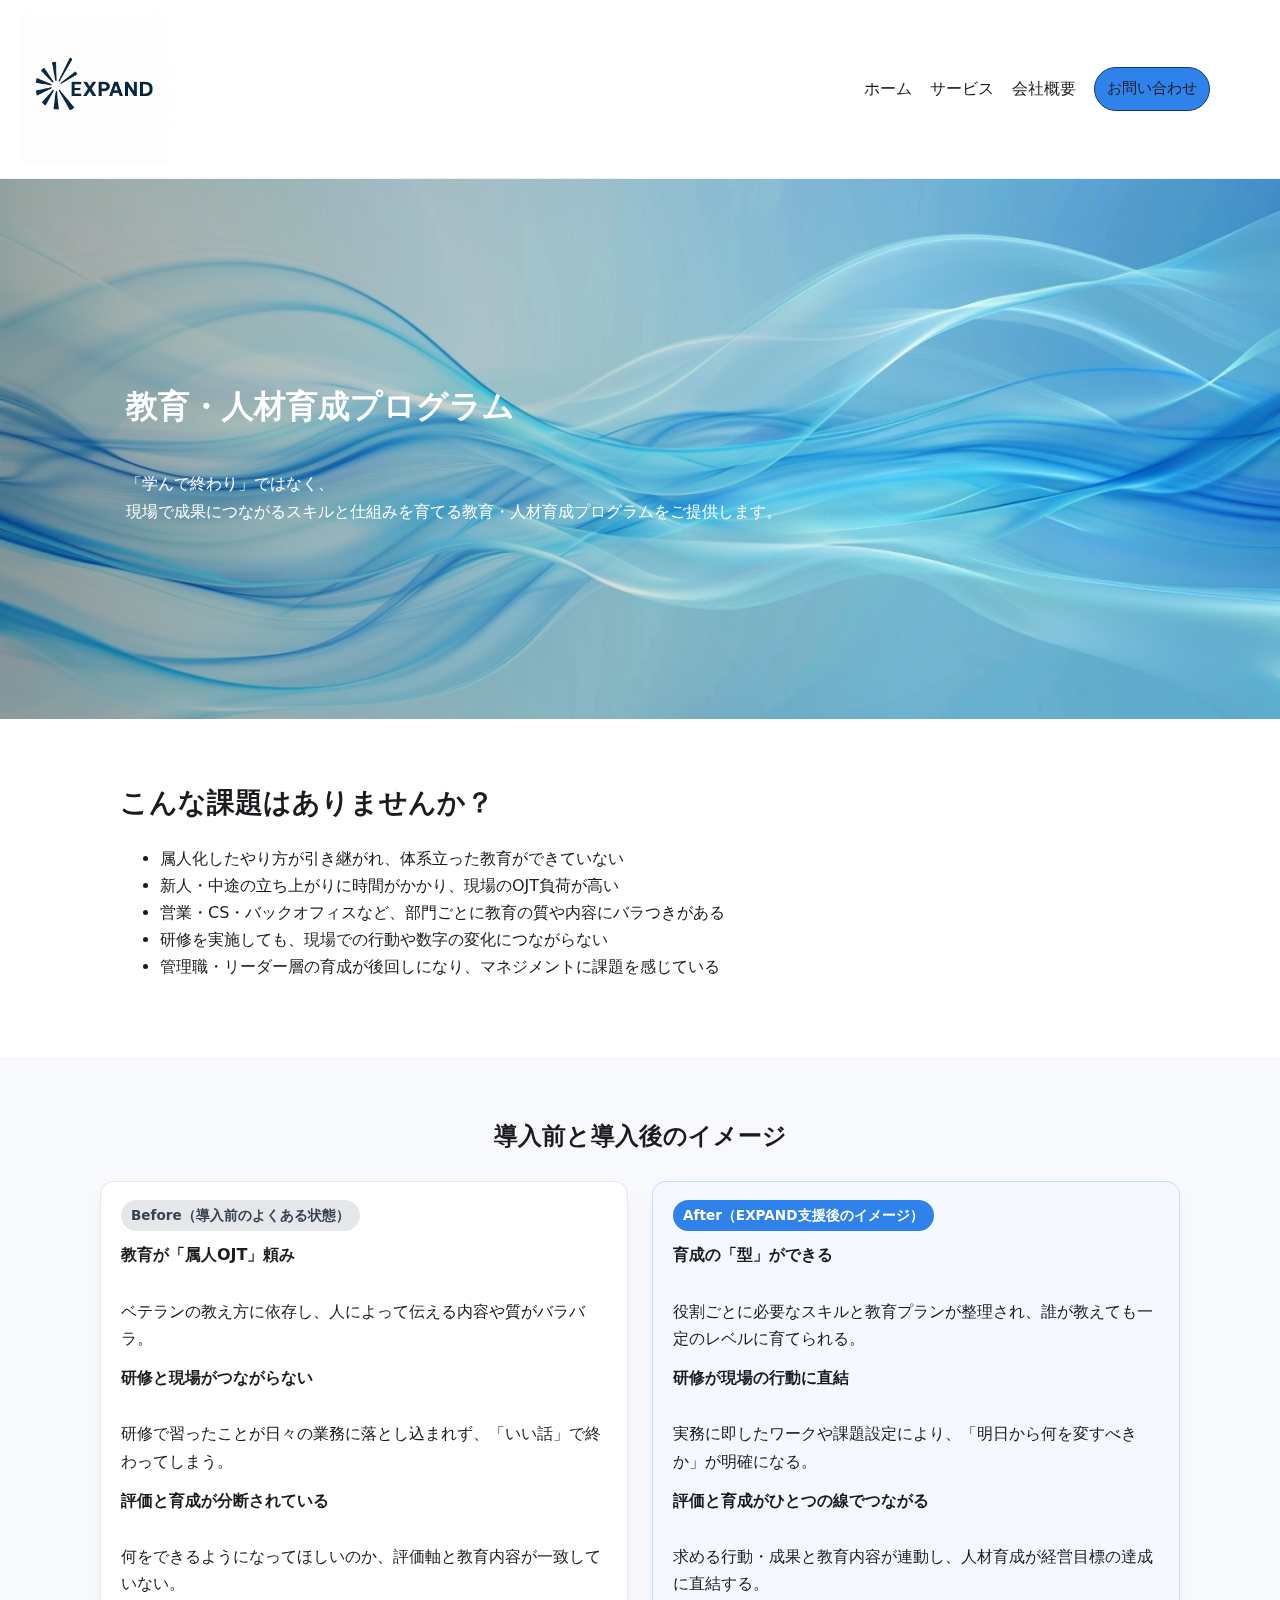
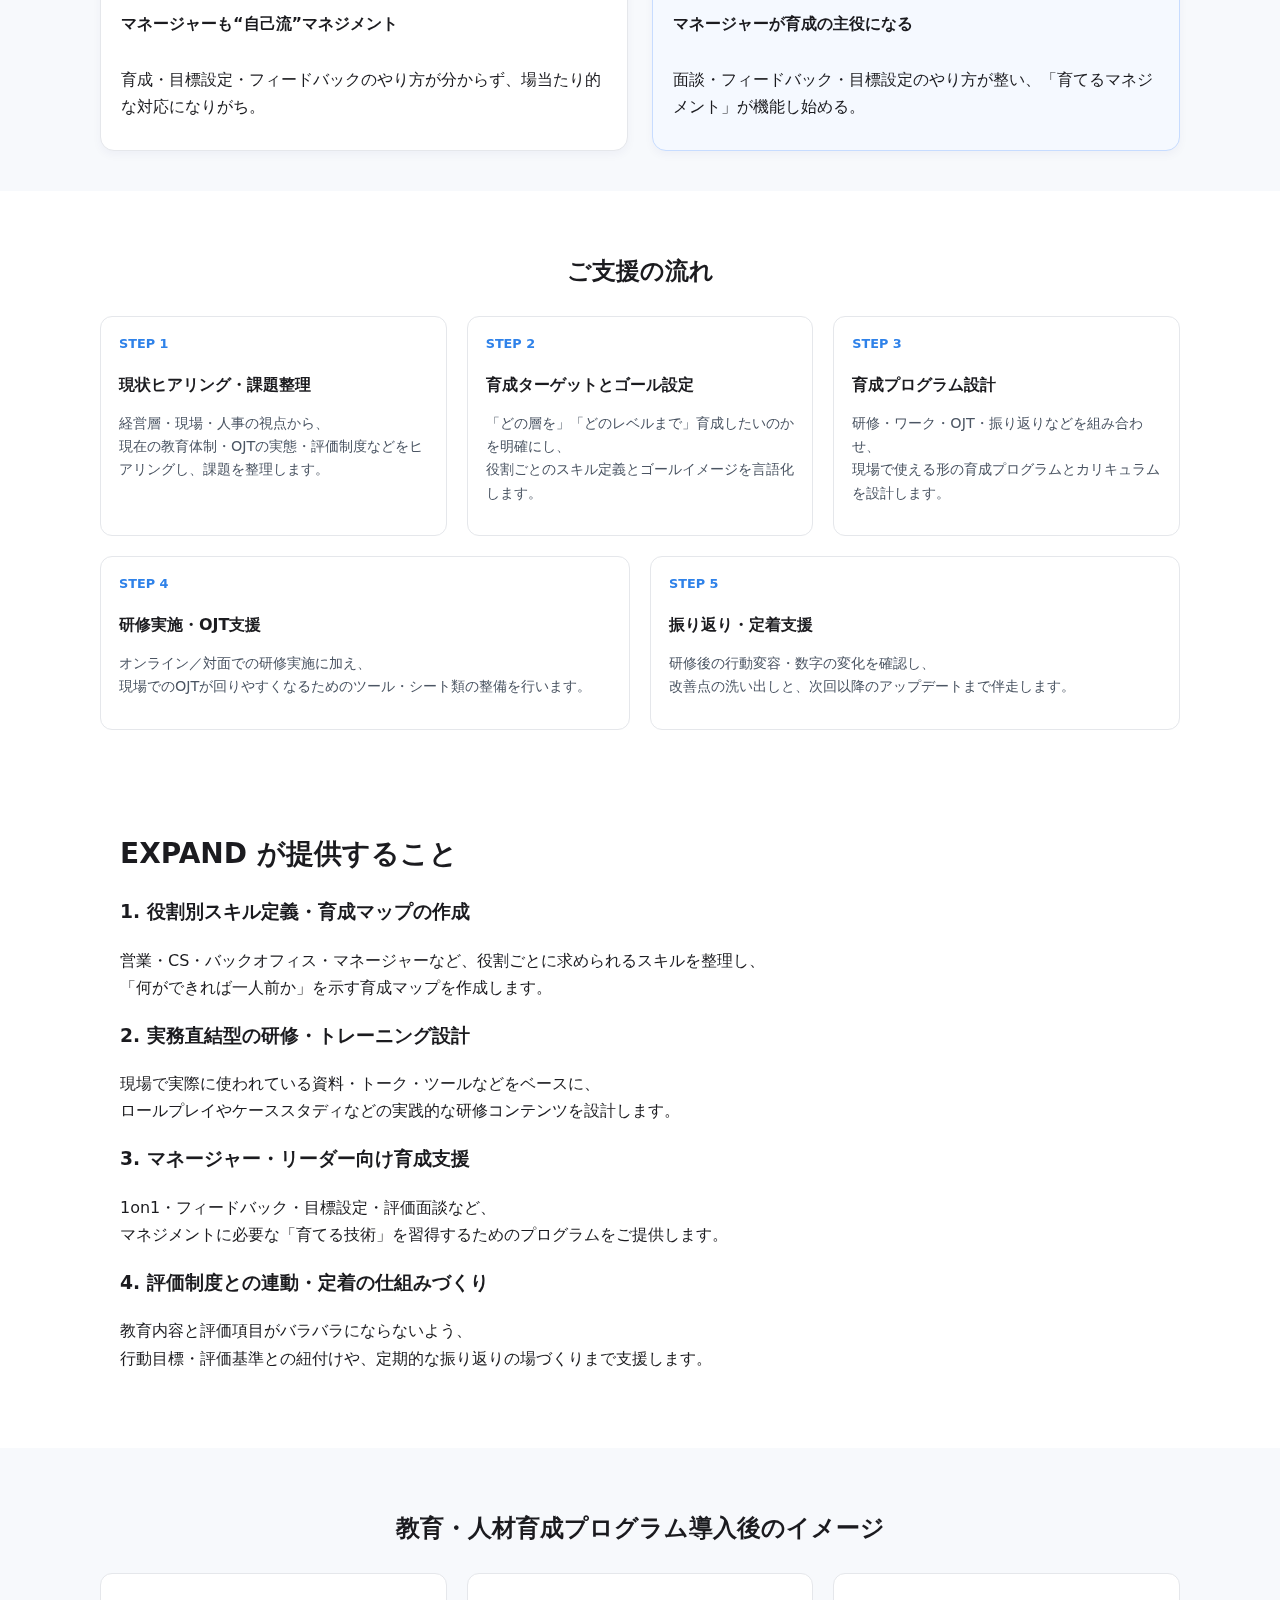
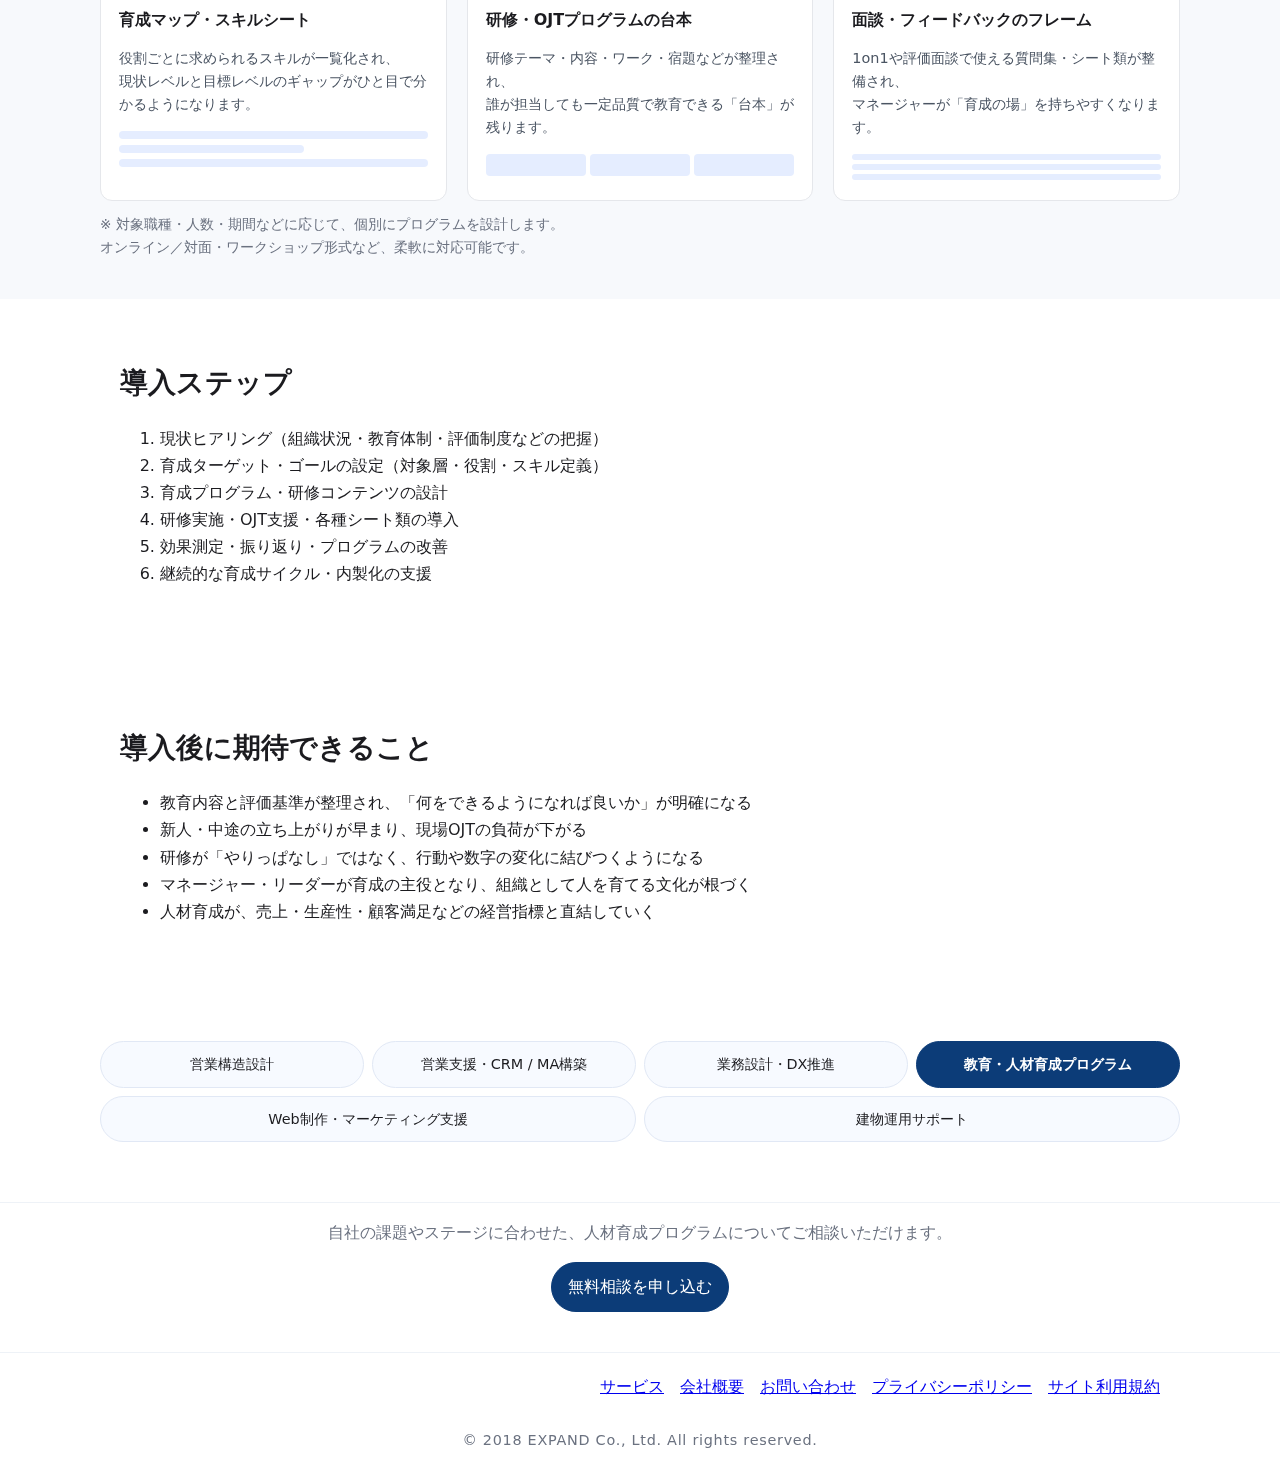
<file: service-education.html>
<!DOCTYPE html>
<html lang="ja">
<head>
  <!-- Google Tag Manager -->
<script>(function(w,d,s,l,i){w[l]=w[l]||[];w[l].push({'gtm.start':
new Date().getTime(),event:'gtm.js'});var f=d.getElementsByTagName(s)[0],
j=d.createElement(s),dl=l!='dataLayer'?'&l='+l:'';j.async=true;j.src=
'https://www.googletagmanager.com/gtm.js?id='+i+dl;f.parentNode.insertBefore(j,f);
})(window,document,'script','dataLayer','GTM-W2TS3LVZ');</script>
<!-- End Google Tag Manager -->
  
  <meta charset="UTF-8" />
  <meta name="viewport" content="width=device-width, initial-scale=1" />
  <title>教育・人材育成プログラム | 株式会社EXPAND</title>
  <meta name="description" content="現場実務に直結する研修プログラムとオンボーディング支援で、“自走できる人材”を育成。仕組み化と運用定着まで伴走します。">
  <link rel="icon" href="assets/favicon.svg" type="image/svg+xml">
  <link rel="stylesheet" href="css/styles.css?v=3">
  <meta property="og:title" content="教育・人材育成プログラム | 株式会社EXPAND">
  <meta property="og:description" content="現場で実際に使えるスキルと仕組みづくりにこだわった、人材育成・研修プログラムをご提供します。">
  <meta property="og:type" content="website">
  <meta property="og:url" content="https://fs-expand.co.jp/">
  <link rel="canonical" href="https://www.fs-expand.co.jp/service-education.html">

</head>
<body>
  <!-- Google Tag Manager (noscript) -->
<noscript><iframe src="https://www.googletagmanager.com/ns.html?id=GTM-W2TS3LVZ"
height="0" width="0" style="display:none;visibility:hidden"></iframe></noscript>
<!-- End Google Tag Manager (noscript) -->
  
  <header class="site-header">
    <a class="brand" href="index.html">
      <img src="assets/logo.png" alt="EXPAND ロゴ" class="logo">
      <!--
      <span class="brand-text">EXPAND</span>
      -->
    </a>
    <nav class="nav">
  <a href="/">ホーム</a>
  <a href="/service">サービス</a>
  <a href="/about.html">会社概要</a>
  <a href="/contact.html" class="btn small">お問い合わせ</a>
　　</nav>
  </header>

  <main>
    <!-- Hero -->
    <section class="hero">
      <div class="hero-inner">
        <h1>教育・人材育成プログラム</h1>
        <p class="lead">
          「学んで終わり」ではなく、<br>
          現場で成果につながるスキルと仕組みを育てる教育・人材育成プログラムをご提供します。
        </p>
      </div>
    </section>

    <!-- 課題セクション -->
    <section class="section">
      <h2>こんな課題はありませんか？</h2>
      <ul>
        <li>属人化したやり方が引き継がれ、体系立った教育ができていない</li>
        <li>新人・中途の立ち上がりに時間がかかり、現場のOJT負荷が高い</li>
        <li>営業・CS・バックオフィスなど、部門ごとに教育の質や内容にバラつきがある</li>
        <li>研修を実施しても、現場での行動や数字の変化につながらない</li>
        <li>管理職・リーダー層の育成が後回しになり、マネジメントに課題を感じている</li>
      </ul>
    </section>

    <section class="compare">
      <h2>導入前と導入後のイメージ</h2>

      <div class="compare-inner">

        <!-- Before -->
        <div class="compare-block compare-before">
          <div class="compare-label">Before（導入前のよくある状態）</div>
          <ul>
            <li>
              <strong>教育が「属人OJT」頼み</strong><br>
              ベテランの教え方に依存し、人によって伝える内容や質がバラバラ。
            </li>
            <li>
              <strong>研修と現場がつながらない</strong><br>
              研修で習ったことが日々の業務に落とし込まれず、「いい話」で終わってしまう。
            </li>
            <li>
              <strong>評価と育成が分断されている</strong><br>
              何をできるようになってほしいのか、評価軸と教育内容が一致していない。
            </li>
            <li>
              <strong>マネージャーも“自己流”マネジメント</strong><br>
              育成・目標設定・フィードバックのやり方が分からず、場当たり的な対応になりがち。
            </li>
          </ul>
        </div>

        <!-- After -->
        <div class="compare-block compare-after">
          <div class="compare-label after">After（EXPAND支援後のイメージ）</div>
          <ul>
            <li>
              <strong>育成の「型」ができる</strong><br>
              役割ごとに必要なスキルと教育プランが整理され、誰が教えても一定のレベルに育てられる。
            </li>
            <li>
              <strong>研修が現場の行動に直結</strong><br>
              実務に即したワークや課題設定により、「明日から何を変すべきか」が明確になる。
            </li>
            <li>
              <strong>評価と育成がひとつの線でつながる</strong><br>
              求める行動・成果と教育内容が連動し、人材育成が経営目標の達成に直結する。
            </li>
            <li>
              <strong>マネージャーが育成の主役になる</strong><br>
              面談・フィードバック・目標設定のやり方が整い、「育てるマネジメント」が機能し始める。
            </li>
          </ul>
        </div>

      </div>
    </section>

    <section class="process-flow">
      <h2>ご支援の流れ</h2>

      <div class="process-steps">
        <div class="process-step">
          <div class="step-number">STEP 1</div>
          <h3>現状ヒアリング・課題整理</h3>
          <p>
            経営層・現場・人事の視点から、<br>
            現在の教育体制・OJTの実態・評価制度などをヒアリングし、課題を整理します。
          </p>
        </div>

        <div class="process-step">
          <div class="step-number">STEP 2</div>
          <h3>育成ターゲットとゴール設定</h3>
          <p>
            「どの層を」「どのレベルまで」育成したいのかを明確にし、<br>
            役割ごとのスキル定義とゴールイメージを言語化します。
          </p>
        </div>

        <div class="process-step">
          <div class="step-number">STEP 3</div>
          <h3>育成プログラム設計</h3>
          <p>
            研修・ワーク・OJT・振り返りなどを組み合わせ、<br>
            現場で使える形の育成プログラムとカリキュラムを設計します。
          </p>
        </div>

        <div class="process-step">
          <div class="step-number">STEP 4</div>
          <h3>研修実施・OJT支援</h3>
          <p>
            オンライン／対面での研修実施に加え、<br>
            現場でのOJTが回りやすくなるためのツール・シート類の整備を行います。
          </p>
        </div>

        <div class="process-step">
          <div class="step-number">STEP 5</div>
          <h3>振り返り・定着支援</h3>
          <p>
            研修後の行動変容・数字の変化を確認し、<br>
            改善点の洗い出しと、次回以降のアップデートまで伴走します。
          </p>
        </div>
      </div>
    </section>

    <!-- 解決策セクション -->
    <section class="section">
      <h2>EXPAND が提供すること</h2>

      <h3>1. 役割別スキル定義・育成マップの作成</h3>
      <p>
        営業・CS・バックオフィス・マネージャーなど、役割ごとに求められるスキルを整理し、<br>
        「何ができれば一人前か」を示す育成マップを作成します。
      </p>

      <h3>2. 実務直結型の研修・トレーニング設計</h3>
      <p>
        現場で実際に使われている資料・トーク・ツールなどをベースに、<br>
        ロールプレイやケーススタディなどの実践的な研修コンテンツを設計します。
      </p>

      <h3>3. マネージャー・リーダー向け育成支援</h3>
      <p>
        1on1・フィードバック・目標設定・評価面談など、<br>
        マネジメントに必要な「育てる技術」を習得するためのプログラムをご提供します。
      </p>

      <h3>4. 評価制度との連動・定着の仕組みづくり</h3>
      <p>
        教育内容と評価項目がバラバラにならないよう、<br>
        行動目標・評価基準との紐付けや、定期的な振り返りの場づくりまで支援します。
      </p>
    </section>

    <section class="crm-layout">
      <h2>教育・人材育成プログラム導入後のイメージ</h2>

      <div class="crm-grid">
        <div class="crm-card">
          <h3>育成マップ・スキルシート</h3>
          <p>
            役割ごとに求められるスキルが一覧化され、<br>
            現状レベルと目標レベルのギャップがひと目で分かるようになります。
          </p>
          <ul class="crm-ui">
            <li class="bar"></li>
            <li class="bar short"></li>
            <li class="bar"></li>
          </ul>
        </div>

        <div class="crm-card">
          <h3>研修・OJTプログラムの台本</h3>
          <p>
            研修テーマ・内容・ワーク・宿題などが整理され、<br>
            誰が担当しても一定品質で教育できる「台本」が残ります。
          </p>
          <ul class="crm-ui columns">
            <li></li>
            <li></li>
            <li></li>
          </ul>
        </div>

        <div class="crm-card">
          <h3>面談・フィードバックのフレーム</h3>
          <p>
            1on1や評価面談で使える質問集・シート類が整備され、<br>
            マネージャーが「育成の場」を持ちやすくなります。
          </p>
          <ul class="crm-ui">
            <li class="line"></li>
            <li class="line"></li>
            <li class="line"></li>
          </ul>
        </div>
      </div>

      <p class="crm-note">
        ※ 対象職種・人数・期間などに応じて、個別にプログラムを設計します。<br>
        オンライン／対面・ワークショップ形式など、柔軟に対応可能です。
      </p>
    </section>

    <!-- 導入ステップ -->
    <section class="section">
      <h2>導入ステップ</h2>
      <ol>
        <li>現状ヒアリング（組織状況・教育体制・評価制度などの把握）</li>
        <li>育成ターゲット・ゴールの設定（対象層・役割・スキル定義）</li>
        <li>育成プログラム・研修コンテンツの設計</li>
        <li>研修実施・OJT支援・各種シート類の導入</li>
        <li>効果測定・振り返り・プログラムの改善</li>
        <li>継続的な育成サイクル・内製化の支援</li>
      </ol>
    </section>

    <!-- 効果セクション -->
    <section class="section">
      <h2>導入後に期待できること</h2>
      <ul>
        <li>教育内容と評価基準が整理され、「何をできるようになれば良いか」が明確になる</li>
        <li>新人・中途の立ち上がりが早まり、現場OJTの負荷が下がる</li>
        <li>研修が「やりっぱなし」ではなく、行動や数字の変化に結びつくようになる</li>
        <li>マネージャー・リーダーが育成の主役となり、組織として人を育てる文化が根づく</li>
        <li>人材育成が、売上・生産性・顧客満足などの経営指標と直結していく</li>
      </ul>
    </section>

   <nav class="service-nav">
  <a href="service-sales.html">営業構造設計</a>
  <a href="service-crm.html">営業支援・CRM / MA構築</a>
  <a href="service-dx.html">業務設計・DX推進</a>
  <a href="service-education.html" class="active">教育・人材育成プログラム</a>
  <a href="service-web.html">Web制作・マーケティング支援</a>
  <a href="building-support.html">建物運用サポート</a>
</nav>

    <!-- CTA -->
    <section class="cta">
      <p>自社の課題やステージに合わせた、人材育成プログラムについてご相談いただけます。</p>
      <a href="contact.html" class="btn">無料相談を申し込む</a>
    </section>
  </main>

  <footer class="site-footer">
    <div class="footer-inner">
      <div class="foot-brand">
        <!--
        <img src="assets/logo.png" alt="" class="logo small">
        <span>EXPAND Co., Ltd.</span>
        -->
      </div> 
      
  <div class="foot-links">
  <a href="/service">サービス</a>
  <a href="about.html">会社概要</a>
  <a href="contact.html">お問い合わせ</a>
  <a href="privacy.html">プライバシーポリシー</a>
  <a href="terms.html">サイト利用規約</a>
</div>
      
    </div>
    <p class="copy">© 2018 EXPAND Co., Ltd. All rights reserved.</p>
  </footer>
</body>
</html>
</file>
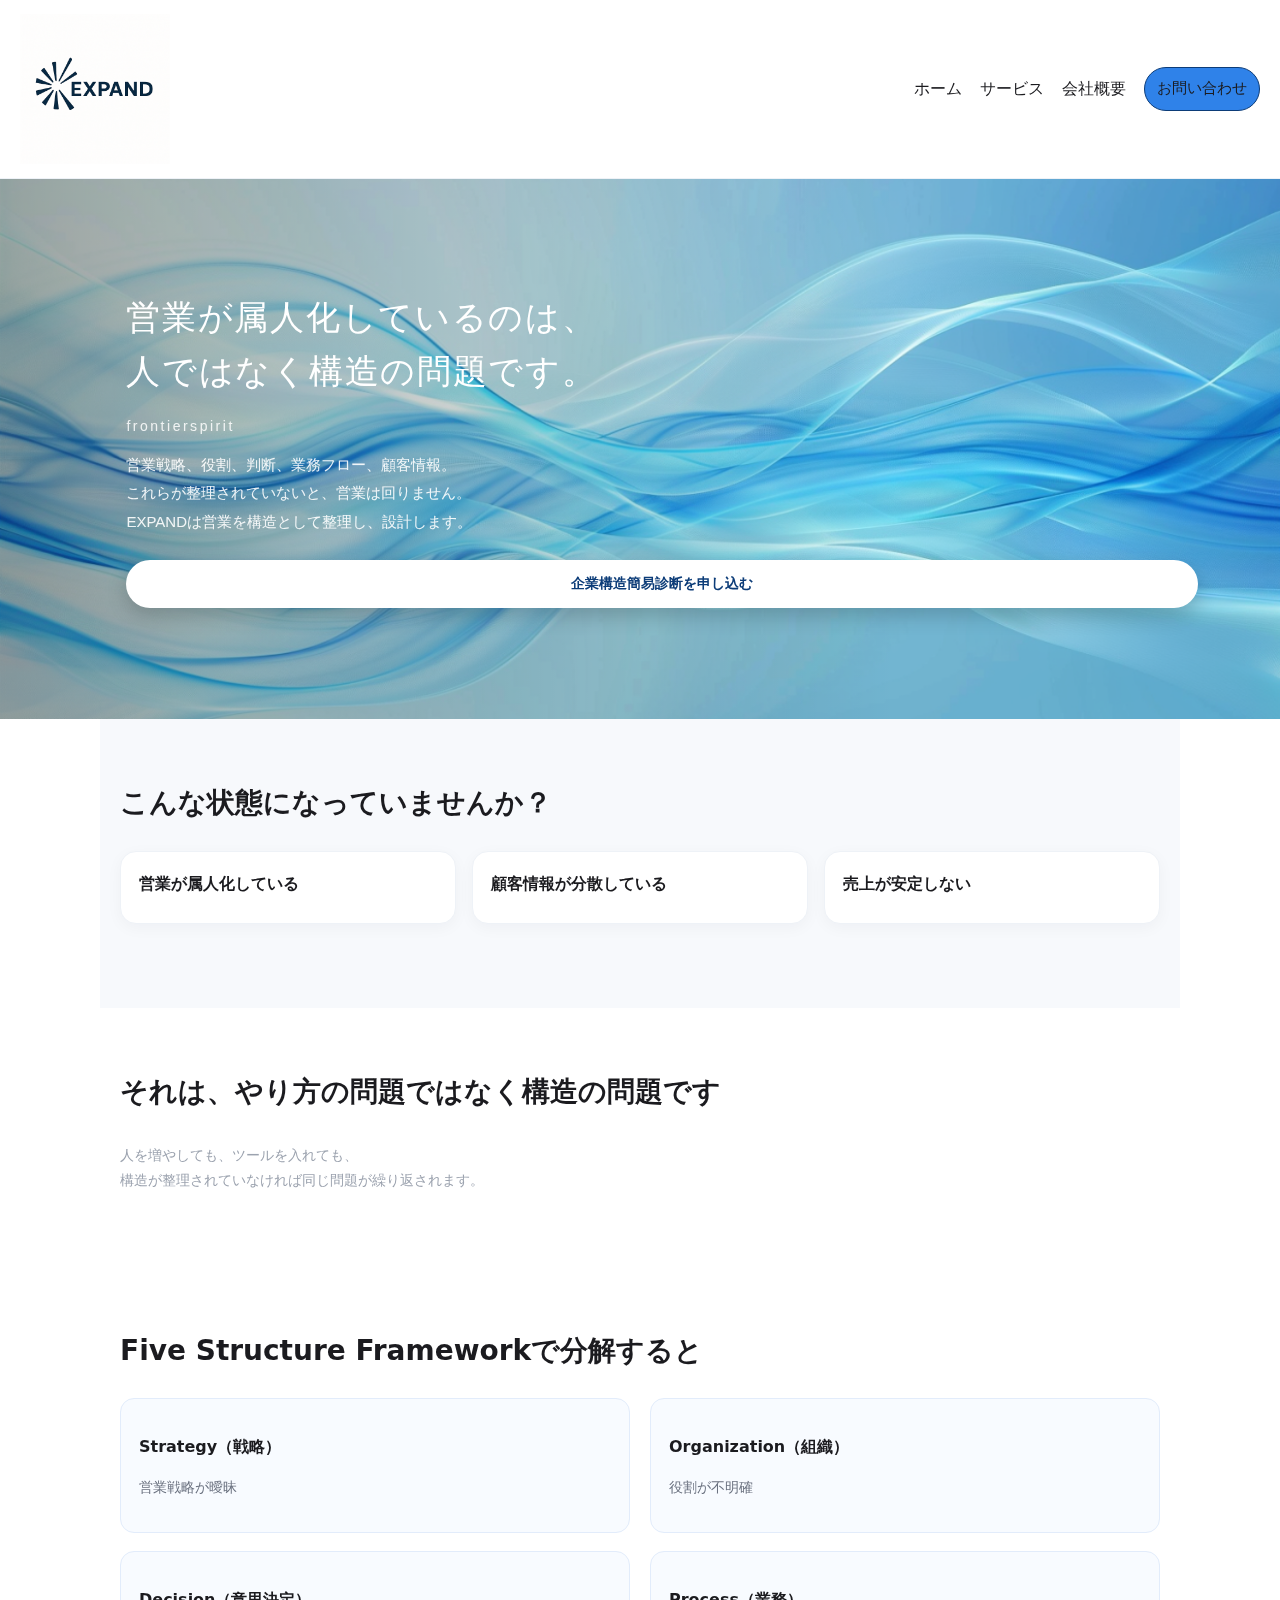
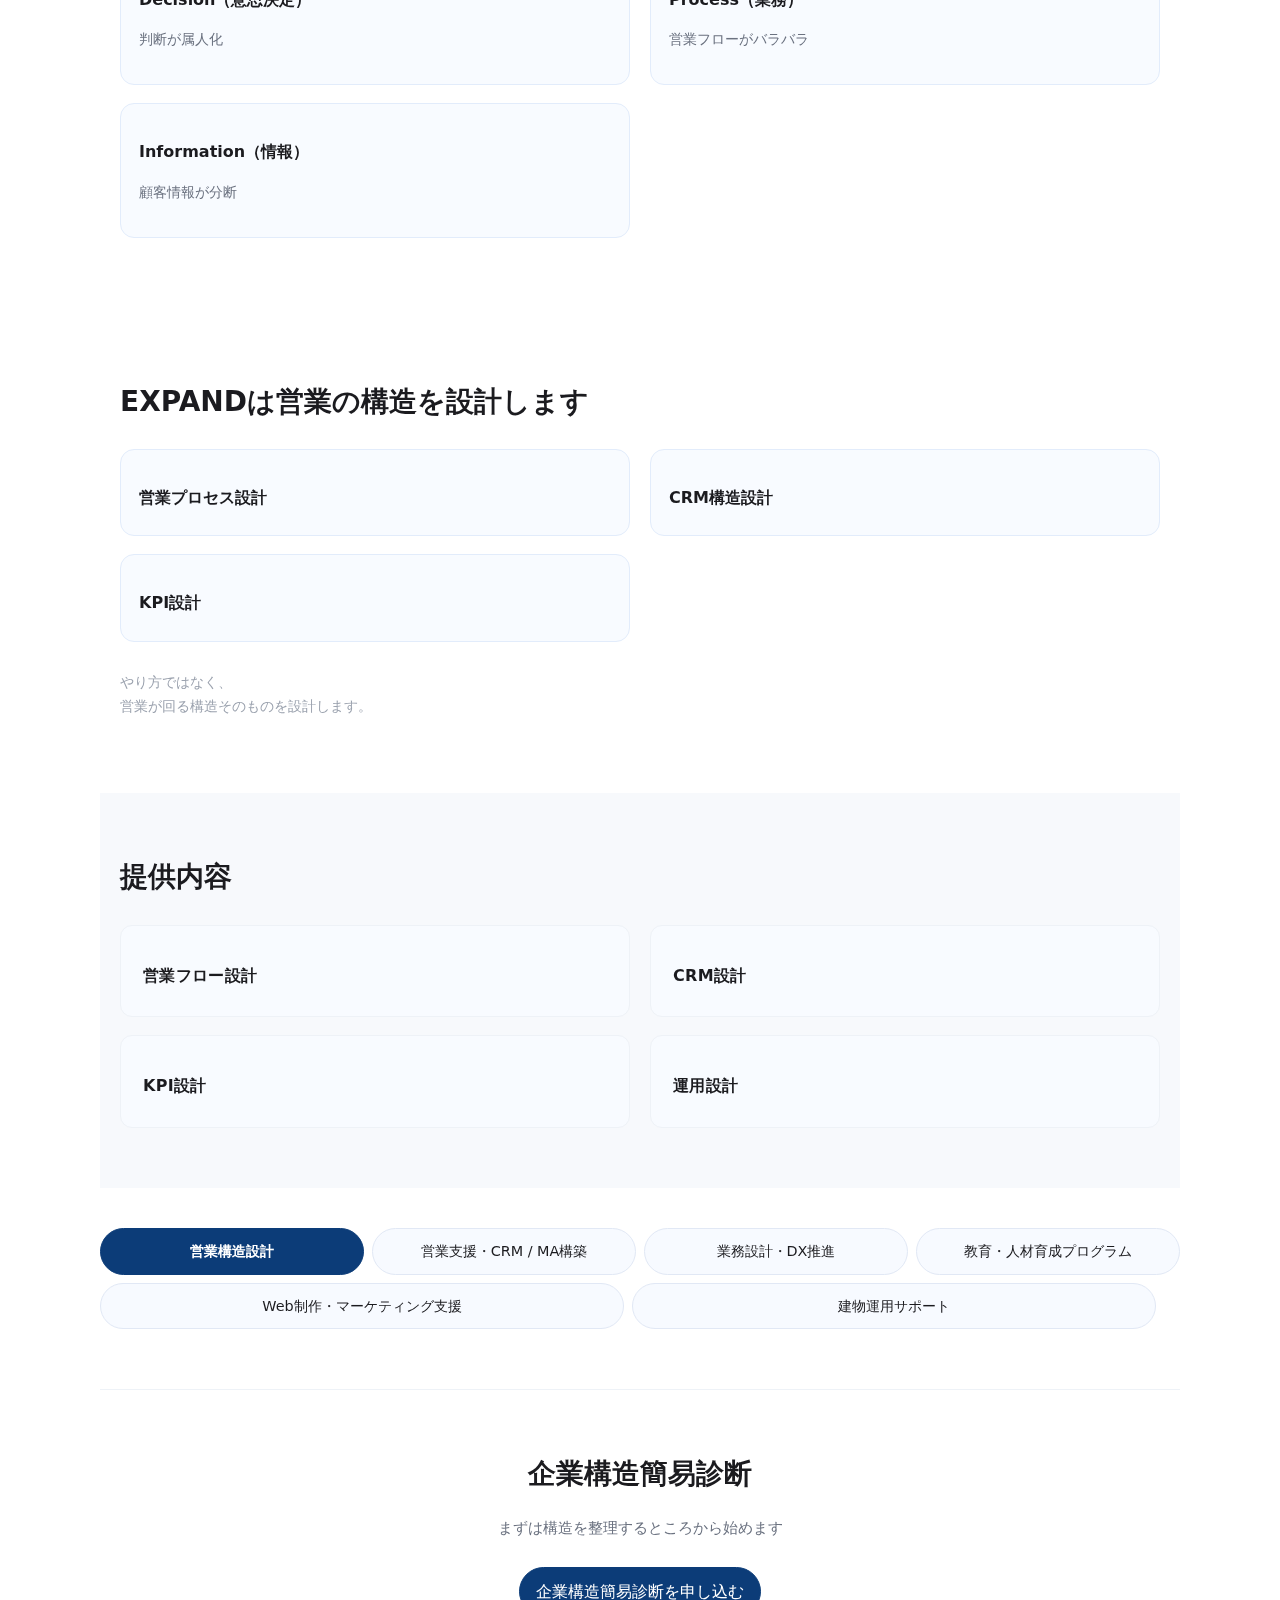
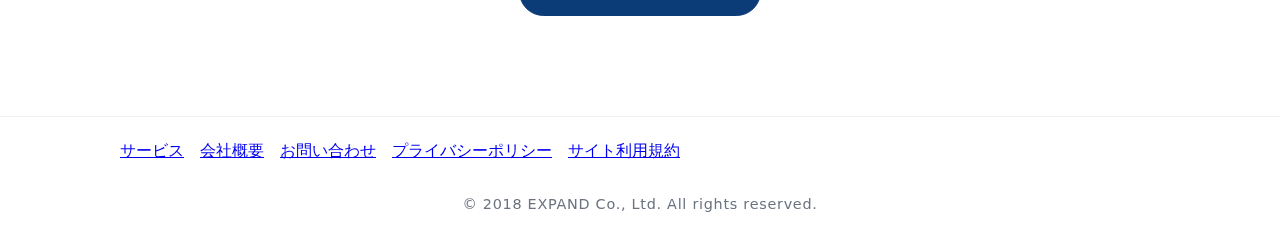
<file: service-sales.html>
<!DOCTYPE html>
<html lang="ja">
<head>
  <!-- Google Tag Manager -->
  <script>(function(w,d,s,l,i){w[l]=w[l]||[];w[l].push({'gtm.start':
  new Date().getTime(),event:'gtm.js'});var f=d.getElementsByTagName(s)[0],
  j=d.createElement(s),dl=l!='dataLayer'?'&l='+l:'';j.async=true;j.src=
  'https://www.googletagmanager.com/gtm.js?id='+i+dl;f.parentNode.insertBefore(j,f);
  })(window,document,'script','dataLayer','GTM-W2TS3LVZ');</script>
  <!-- End Google Tag Manager -->

  <meta charset="UTF-8" />
  <meta name="viewport" content="width=device-width, initial-scale=1" />

  <title>営業構造設計 | 株式会社EXPAND</title>
  <meta name="description" content="営業が属人化している、顧客情報が分散している、売上が安定しない。EXPANDはFive Structure Frameworkに基づき、営業の構造を整理・設計し、仕組みとして機能する状態を支援します。">

  <link rel="icon" href="assets/favicon.svg" type="image/svg+xml">
  <link rel="canonical" href="https://www.fs-expand.co.jp/service-sales">

  <link rel="preconnect" href="https://www.googletagmanager.com">
  <link rel="dns-prefetch" href="https://www.googletagmanager.com">

  <link rel="stylesheet" href="css/styles.css?v=4">

  <meta property="og:title" content="営業構造設計 | 株式会社EXPAND">
  <meta property="og:description" content="営業が属人化している、顧客情報が分散している、売上が安定しない。EXPANDは営業の構造を整理・設計し、仕組みとして機能する状態を支援します。">
  <meta property="og:type" content="website">
  <meta property="og:url" content="https://www.fs-expand.co.jp/service-sales">
</head>

<body>
  <!-- Google Tag Manager (noscript) -->
  <noscript><iframe src="https://www.googletagmanager.com/ns.html?id=GTM-W2TS3LVZ"
  height="0" width="0" style="display:none;visibility:hidden"></iframe></noscript>
  <!-- End Google Tag Manager (noscript) -->

  <header class="site-header">
    <a class="brand" href="/">
      <img src="assets/logo.png" alt="EXPAND ロゴ" class="logo" width="180" height="60">
    </a>
    <nav class="nav">
      <a href="/">ホーム</a>
      <a href="/service-sales">サービス</a>
      <a href="/about.html">会社概要</a>
      <a href="/contact.html" class="btn small">お問い合わせ</a>
    </nav>
  </header>

  <section class="hero">
    <div class="hero-inner">
      <h1 class="hero-title">
        営業が属人化しているのは、<br>
        人ではなく構造の問題です。
      </h1>

      <p class="hero-tagline">frontierspirit</p>

      <p class="hero-subcopy">
        営業戦略、役割、判断、業務フロー、顧客情報。<br>
        これらが整理されていないと、営業は回りません。<br>
        EXPANDは営業を構造として整理し、設計します。
      </p>

      <a href="/contact.html" class="hero-cta">
        企業構造簡易診断を申し込む
      </a>
    </div>
  </section>

  <section class="section solve" id="problem">
    <h2>こんな状態になっていませんか？</h2>

    <div class="solve-cards">
      <div class="card">
        <h3>営業が属人化している</h3>
      </div>

      <div class="card">
        <h3>顧客情報が分散している</h3>
      </div>

      <div class="card">
        <h3>売上が安定しない</h3>
      </div>
    </div>
  </section>

  <section class="section value" id="viewpoint">
    <h2>それは、やり方の問題ではなく構造の問題です</h2>

    <p class="value-close">
      人を増やしても、ツールを入れても、<br>
      構造が整理されていなければ同じ問題が繰り返されます。
    </p>
  </section>

  <section class="section value" id="five-structure">
    <h2>Five Structure Frameworkで分解すると</h2>

    <div class="value-grid">
      <div class="value-item">
        <h3>Strategy（戦略）</h3>
        <p>営業戦略が曖昧</p>
      </div>

      <div class="value-item">
        <h3>Organization（組織）</h3>
        <p>役割が不明確</p>
      </div>

      <div class="value-item">
        <h3>Decision（意思決定）</h3>
        <p>判断が属人化</p>
      </div>

      <div class="value-item">
        <h3>Process（業務）</h3>
        <p>営業フローがバラバラ</p>
      </div>

      <div class="value-item">
        <h3>Information（情報）</h3>
        <p>顧客情報が分断</p>
      </div>
    </div>
  </section>

  <section class="section value" id="solution">
    <h2>EXPANDは営業の構造を設計します</h2>

    <div class="value-grid">
      <div class="value-item">
        <h3>営業プロセス設計</h3>
      </div>

      <div class="value-item">
        <h3>CRM構造設計</h3>
      </div>

      <div class="value-item">
        <h3>KPI設計</h3>
      </div>
    </div>

    <p class="value-close">
      やり方ではなく、<br>
      営業が回る構造そのものを設計します。
    </p>
  </section>

  <section class="section service" id="contents">
    <h2>提供内容</h2>

    <div class="service-grid">
      <div class="service-card">
        <h3>営業フロー設計</h3>
      </div>

      <div class="service-card">
        <h3>CRM設計</h3>
      </div>

      <div class="service-card">
        <h3>KPI設計</h3>
      </div>

      <div class="service-card">
        <h3>運用設計</h3>
      </div>
    </div>
  </section>

  <nav class="service-nav">
  <a href="service-sales.html" class="active">営業構造設計</a>
  <a href="service-crm.html">営業支援・CRM / MA構築</a>
  <a href="service-dx.html">業務設計・DX推進</a>
  <a href="service-education.html">教育・人材育成プログラム</a>
  <a href="service-web.html">Web制作・マーケティング支援</a>
  <a href="building-support.html">建物運用サポート</a>
　</nav>
  
  <section class="section cta" id="contact-cta">
    <h2>企業構造簡易診断</h2>
    <p class="cta-text">
      まずは構造を整理するところから始めます
    </p>
    <a class="btn btn-primary" href="/contact.html">企業構造簡易診断を申し込む</a>
  </section>

  <footer class="site-footer">
    <div class="footer-inner">
      <div class="foot-links">
        <a href="/service-sales">サービス</a>
        <a href="about.html">会社概要</a>
        <a href="contact.html">お問い合わせ</a>
        <a href="privacy.html">プライバシーポリシー</a>
        <a href="terms.html">サイト利用規約</a>
      </div>
    </div>
    <p class="copy">© 2018 EXPAND Co., Ltd. All rights reserved.</p>
  </footer>
</body>
</html>
</file>
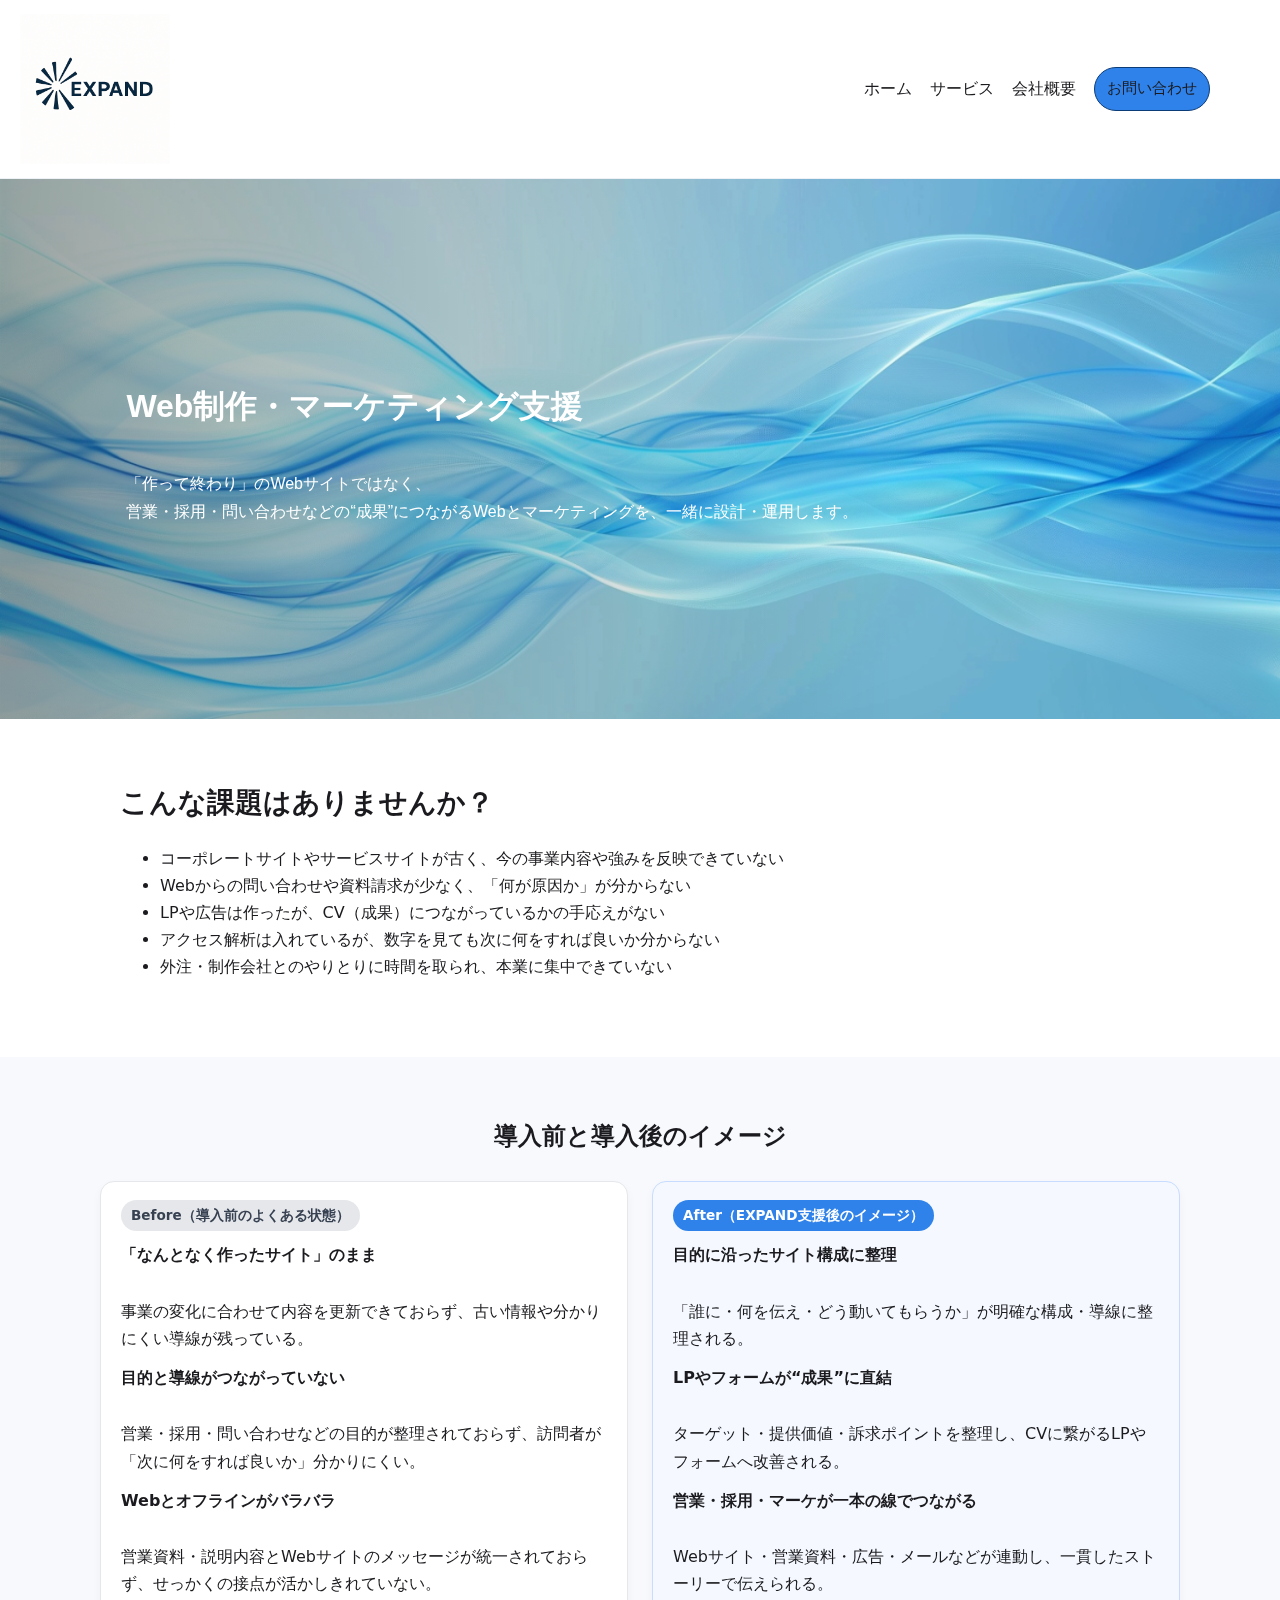
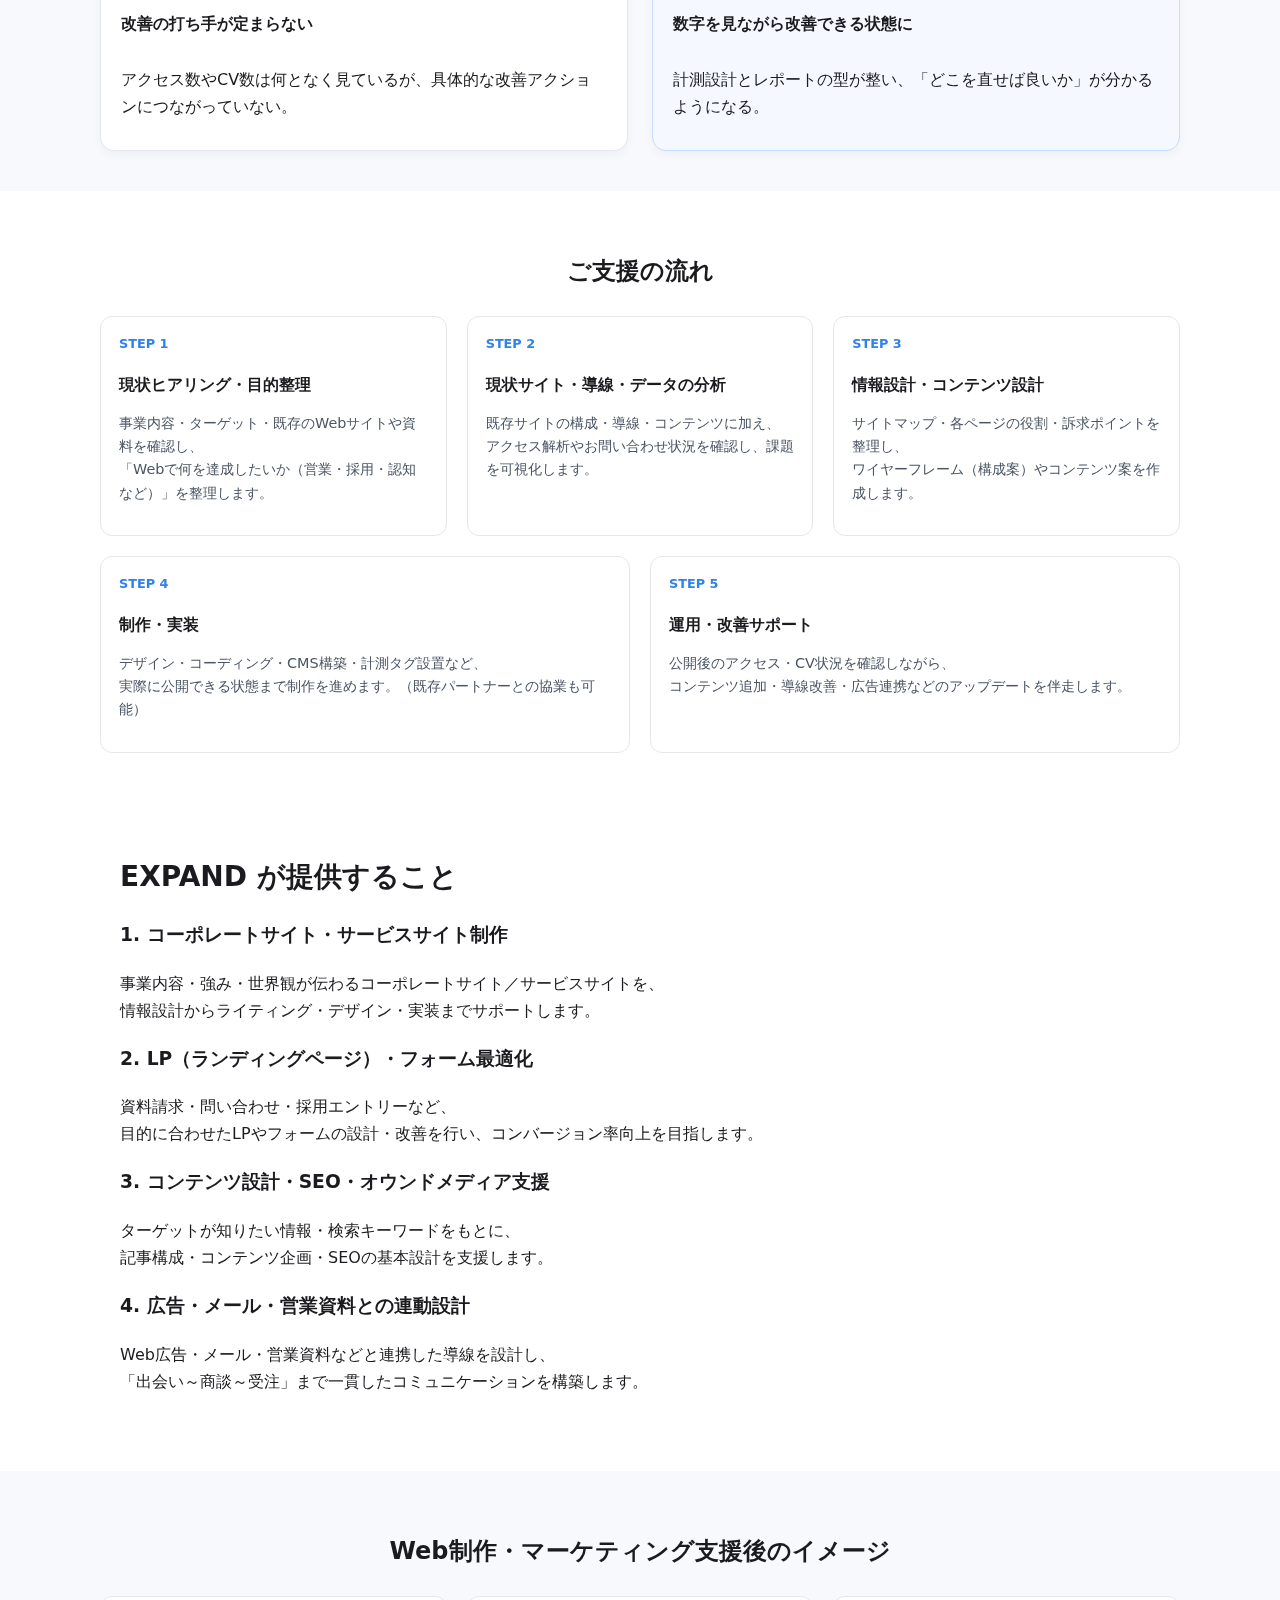
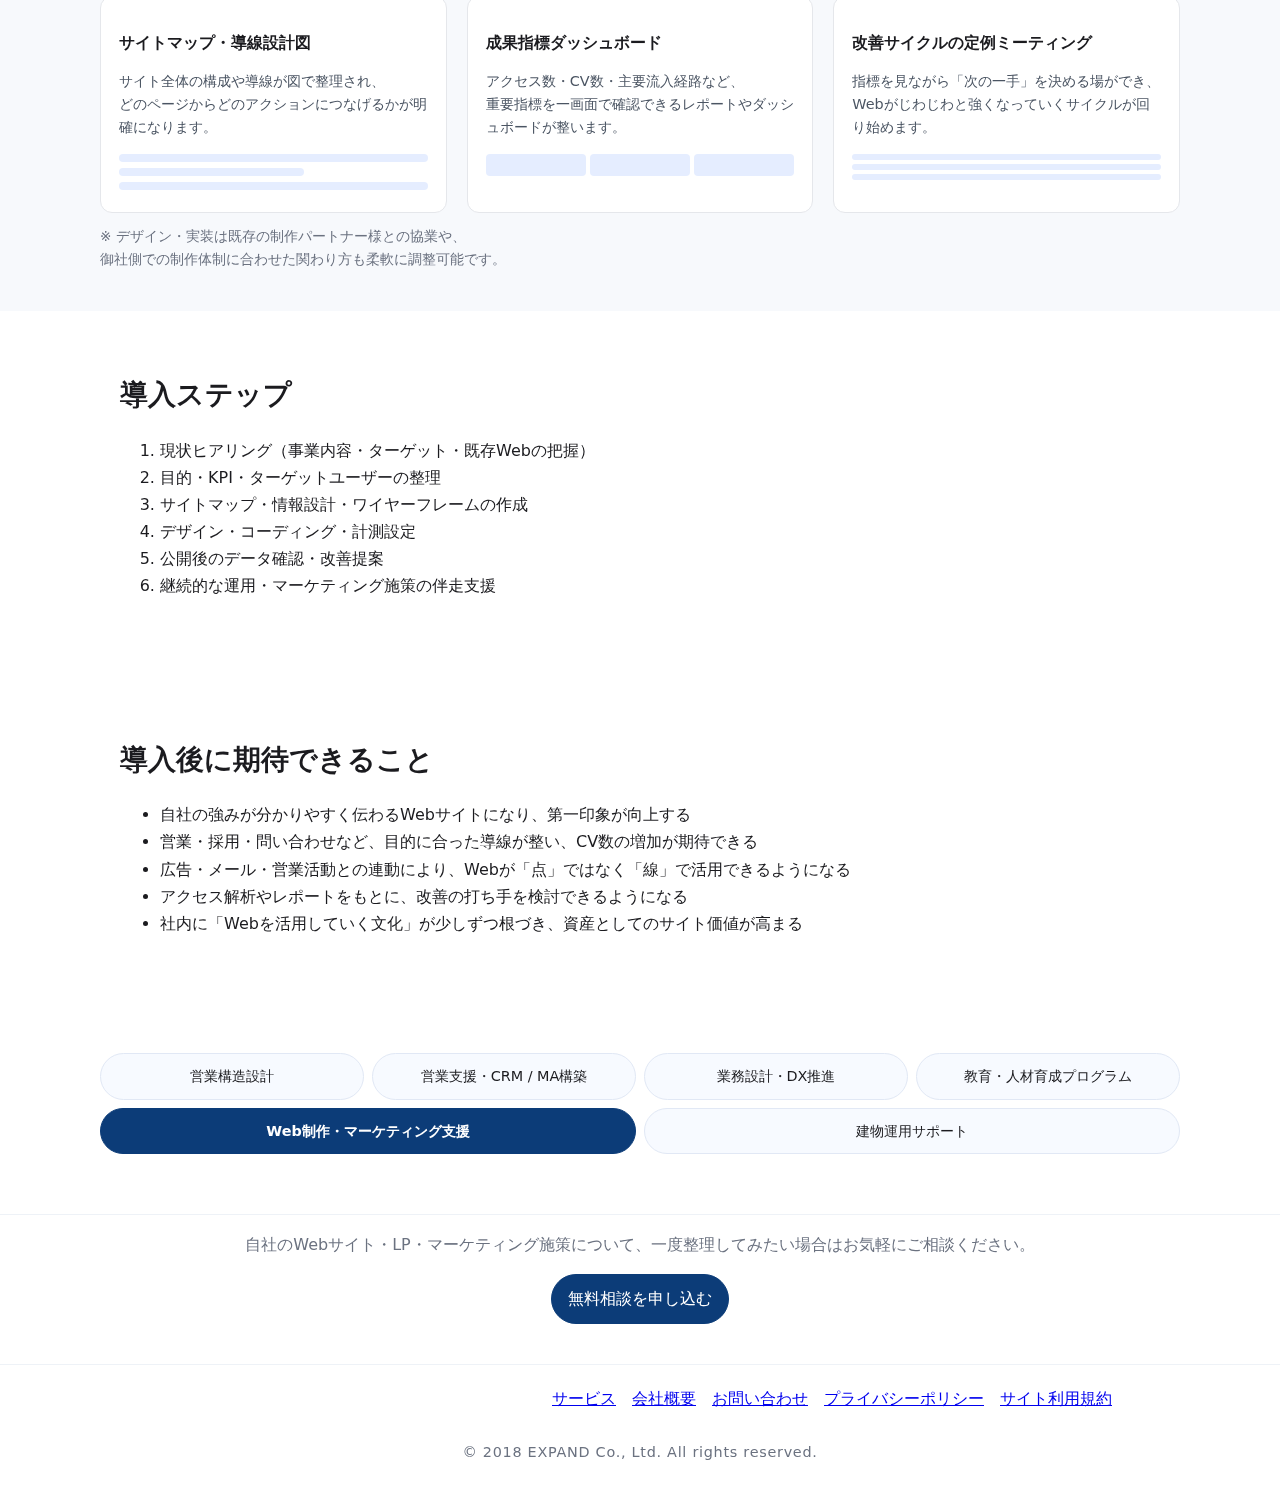
<file: service-web.html>
<!DOCTYPE html>
<html lang="ja">
<head>
  <!-- Google Tag Manager -->
<script>(function(w,d,s,l,i){w[l]=w[l]||[];w[l].push({'gtm.start':
new Date().getTime(),event:'gtm.js'});var f=d.getElementsByTagName(s)[0],
j=d.createElement(s),dl=l!='dataLayer'?'&l='+l:'';j.async=true;j.src=
'https://www.googletagmanager.com/gtm.js?id='+i+dl;f.parentNode.insertBefore(j,f);
})(window,document,'script','dataLayer','GTM-W2TS3LVZ');</script>
<!-- End Google Tag Manager -->
  
  <meta charset="UTF-8" />
  <meta name="viewport" content="width=device-width, initial-scale=1" />
  <title>Web制作・マーケティング支援 | 株式会社EXPAND</title>
  <meta name="description" content="コーポレートサイト制作からSEO・広告運用まで、集客から商談化までを一気通貫で支援するWebマーケティングサービスです。">
  <link rel="icon" href="assets/favicon.svg" type="image/svg+xml">
  <link rel="stylesheet" href="css/styles.css?v=3">
  <meta property="og:title" content="Web制作・マーケティング支援 | 株式会社EXPAND">
  <meta property="og:description" content="営業・採用・問い合わせなど、目的に合ったWebサイトとマーケティング施策で、成果につながる導線づくりを支援します。">
  <meta property="og:type" content="website">
  <meta property="og:url" content="https://fs-expand.co.jp/">
  <link rel="canonical" href="https://www.fs-expand.co.jp/service-web.html">

</head>
<body>
  <!-- Google Tag Manager (noscript) -->
<noscript><iframe src="https://www.googletagmanager.com/ns.html?id=GTM-W2TS3LVZ"
height="0" width="0" style="display:none;visibility:hidden"></iframe></noscript>
<!-- End Google Tag Manager (noscript) -->
  
  <header class="site-header">
    <a class="brand" href="index.html">
      <img src="assets/logo.png" alt="EXPAND ロゴ" class="logo">
      <!--
      <span class="brand-text">EXPAND</span>
      -->
    </a>
    <nav class="nav">
  <a href="/">ホーム</a>
  <a href="/service">サービス</a>
  <a href="/about.html">会社概要</a>
  <a href="/contact.html" class="btn small">お問い合わせ</a>
　　</nav>
  </header>

  <main>
    <!-- Hero -->
    <section class="hero">
      <div class="hero-inner">
        <h1>Web制作・マーケティング支援</h1>
        <p class="lead">
          「作って終わり」のWebサイトではなく、<br>
          営業・採用・問い合わせなどの“成果”につながるWebとマーケティングを、一緒に設計・運用します。
        </p>
      </div>
    </section>

    <!-- 課題セクション -->
    <section class="section">
      <h2>こんな課題はありませんか？</h2>
      <ul>
        <li>コーポレートサイトやサービスサイトが古く、今の事業内容や強みを反映できていない</li>
        <li>Webからの問い合わせや資料請求が少なく、「何が原因か」が分からない</li>
        <li>LPや広告は作ったが、CV（成果）につながっているかの手応えがない</li>
        <li>アクセス解析は入れているが、数字を見ても次に何をすれば良いか分からない</li>
        <li>外注・制作会社とのやりとりに時間を取られ、本業に集中できていない</li>
      </ul>
    </section>

    <section class="compare">
      <h2>導入前と導入後のイメージ</h2>

      <div class="compare-inner">

        <!-- Before -->
        <div class="compare-block compare-before">
          <div class="compare-label">Before（導入前のよくある状態）</div>
          <ul>
            <li>
              <strong>「なんとなく作ったサイト」のまま</strong><br>
              事業の変化に合わせて内容を更新できておらず、古い情報や分かりにくい導線が残っている。
            </li>
            <li>
              <strong>目的と導線がつながっていない</strong><br>
              営業・採用・問い合わせなどの目的が整理されておらず、訪問者が「次に何をすれば良いか」分かりにくい。
            </li>
            <li>
              <strong>Webとオフラインがバラバラ</strong><br>
              営業資料・説明内容とWebサイトのメッセージが統一されておらず、せっかくの接点が活かしきれていない。
            </li>
            <li>
              <strong>改善の打ち手が定まらない</strong><br>
              アクセス数やCV数は何となく見ているが、具体的な改善アクションにつながっていない。
            </li>
          </ul>
        </div>

        <!-- After -->
        <div class="compare-block compare-after">
          <div class="compare-label after">After（EXPAND支援後のイメージ）</div>
          <ul>
            <li>
              <strong>目的に沿ったサイト構成に整理</strong><br>
              「誰に・何を伝え・どう動いてもらうか」が明確な構成・導線に整理される。
            </li>
            <li>
              <strong>LPやフォームが“成果”に直結</strong><br>
              ターゲット・提供価値・訴求ポイントを整理し、CVに繋がるLPやフォームへ改善される。
            </li>
            <li>
              <strong>営業・採用・マーケが一本の線でつながる</strong><br>
              Webサイト・営業資料・広告・メールなどが連動し、一貫したストーリーで伝えられる。
            </li>
            <li>
              <strong>数字を見ながら改善できる状態に</strong><br>
              計測設計とレポートの型が整い、「どこを直せば良いか」が分かるようになる。
            </li>
          </ul>
        </div>

      </div>
    </section>

    <section class="process-flow">
      <h2>ご支援の流れ</h2>

      <div class="process-steps">
        <div class="process-step">
          <div class="step-number">STEP 1</div>
          <h3>現状ヒアリング・目的整理</h3>
          <p>
            事業内容・ターゲット・既存のWebサイトや資料を確認し、<br>
            「Webで何を達成したいか（営業・採用・認知など）」を整理します。
          </p>
        </div>

        <div class="process-step">
          <div class="step-number">STEP 2</div>
          <h3>現状サイト・導線・データの分析</h3>
          <p>
            既存サイトの構成・導線・コンテンツに加え、<br>
            アクセス解析やお問い合わせ状況を確認し、課題を可視化します。
          </p>
        </div>

        <div class="process-step">
          <div class="step-number">STEP 3</div>
          <h3>情報設計・コンテンツ設計</h3>
          <p>
            サイトマップ・各ページの役割・訴求ポイントを整理し、<br>
            ワイヤーフレーム（構成案）やコンテンツ案を作成します。
          </p>
        </div>

        <div class="process-step">
          <div class="step-number">STEP 4</div>
          <h3>制作・実装</h3>
          <p>
            デザイン・コーディング・CMS構築・計測タグ設置など、<br>
            実際に公開できる状態まで制作を進めます。（既存パートナーとの協業も可能）
          </p>
        </div>

        <div class="process-step">
          <div class="step-number">STEP 5</div>
          <h3>運用・改善サポート</h3>
          <p>
            公開後のアクセス・CV状況を確認しながら、<br>
            コンテンツ追加・導線改善・広告連携などのアップデートを伴走します。
          </p>
        </div>
      </div>
    </section>

    <!-- 解決策セクション -->
    <section class="section">
      <h2>EXPAND が提供すること</h2>

      <h3>1. コーポレートサイト・サービスサイト制作</h3>
      <p>
        事業内容・強み・世界観が伝わるコーポレートサイト／サービスサイトを、<br>
        情報設計からライティング・デザイン・実装までサポートします。
      </p>

      <h3>2. LP（ランディングページ）・フォーム最適化</h3>
      <p>
        資料請求・問い合わせ・採用エントリーなど、<br>
        目的に合わせたLPやフォームの設計・改善を行い、コンバージョン率向上を目指します。
      </p>

      <h3>3. コンテンツ設計・SEO・オウンドメディア支援</h3>
      <p>
        ターゲットが知りたい情報・検索キーワードをもとに、<br>
        記事構成・コンテンツ企画・SEOの基本設計を支援します。
      </p>

      <h3>4. 広告・メール・営業資料との連動設計</h3>
      <p>
        Web広告・メール・営業資料などと連携した導線を設計し、<br>
        「出会い～商談～受注」まで一貫したコミュニケーションを構築します。
      </p>
    </section>

    <section class="crm-layout">
      <h2>Web制作・マーケティング支援後のイメージ</h2>

      <div class="crm-grid">
        <div class="crm-card">
          <h3>サイトマップ・導線設計図</h3>
          <p>
            サイト全体の構成や導線が図で整理され、<br>
            どのページからどのアクションにつなげるかが明確になります。
          </p>
          <ul class="crm-ui">
            <li class="bar"></li>
            <li class="bar short"></li>
            <li class="bar"></li>
          </ul>
        </div>

        <div class="crm-card">
          <h3>成果指標ダッシュボード</h3>
          <p>
            アクセス数・CV数・主要流入経路など、<br>
            重要指標を一画面で確認できるレポートやダッシュボードが整います。
          </p>
          <ul class="crm-ui columns">
            <li></li>
            <li></li>
            <li></li>
          </ul>
        </div>

        <div class="crm-card">
          <h3>改善サイクルの定例ミーティング</h3>
          <p>
            指標を見ながら「次の一手」を決める場ができ、<br>
            Webがじわじわと強くなっていくサイクルが回り始めます。
          </p>
          <ul class="crm-ui">
            <li class="line"></li>
            <li class="line"></li>
            <li class="line"></li>
          </ul>
        </div>
      </div>

      <p class="crm-note">
        ※ デザイン・実装は既存の制作パートナー様との協業や、<br>
        御社側での制作体制に合わせた関わり方も柔軟に調整可能です。
      </p>
    </section>

    <!-- 導入ステップ -->
    <section class="section">
      <h2>導入ステップ</h2>
      <ol>
        <li>現状ヒアリング（事業内容・ターゲット・既存Webの把握）</li>
        <li>目的・KPI・ターゲットユーザーの整理</li>
        <li>サイトマップ・情報設計・ワイヤーフレームの作成</li>
        <li>デザイン・コーディング・計測設定</li>
        <li>公開後のデータ確認・改善提案</li>
        <li>継続的な運用・マーケティング施策の伴走支援</li>
      </ol>
    </section>

    <!-- 効果セクション -->
    <section class="section">
      <h2>導入後に期待できること</h2>
      <ul>
        <li>自社の強みが分かりやすく伝わるWebサイトになり、第一印象が向上する</li>
        <li>営業・採用・問い合わせなど、目的に合った導線が整い、CV数の増加が期待できる</li>
        <li>広告・メール・営業活動との連動により、Webが「点」ではなく「線」で活用できるようになる</li>
        <li>アクセス解析やレポートをもとに、改善の打ち手を検討できるようになる</li>
        <li>社内に「Webを活用していく文化」が少しずつ根づき、資産としてのサイト価値が高まる</li>
      </ul>
    </section>

    <nav class="service-nav">
  <a href="service-sales.html">営業構造設計</a>
  <a href="service-crm.html">営業支援・CRM / MA構築</a>
  <a href="service-dx.html">業務設計・DX推進</a>
  <a href="service-education.html">教育・人材育成プログラム</a>
  <a href="service-web.html" class="active">Web制作・マーケティング支援</a>
  <a href="building-support.html">建物運用サポート</a>
</nav>

    <!-- CTA -->
    <section class="cta">
      <p>自社のWebサイト・LP・マーケティング施策について、一度整理してみたい場合はお気軽にご相談ください。</p>
      <a href="contact.html" class="btn">無料相談を申し込む</a>
    </section>
  </main>

  <footer class="site-footer">
    <div class="footer-inner">
      <div class="foot-brand">
        <!--
        <img src="assets/logo.png" alt="" class="logo small">
        <span>EXPAND Co., Ltd.</span>
        -->
      </div>
      
  <div class="foot-links">
  <a href="/service">サービス</a>
  <a href="about.html">会社概要</a>
  <a href="contact.html">お問い合わせ</a>
  <a href="privacy.html">プライバシーポリシー</a>
  <a href="terms.html">サイト利用規約</a>
　　</div>
      
    </div>
    <p class="copy">© 2018 EXPAND Co., Ltd. All rights reserved.</p>
  </footer>
</body>
</html>
</file>
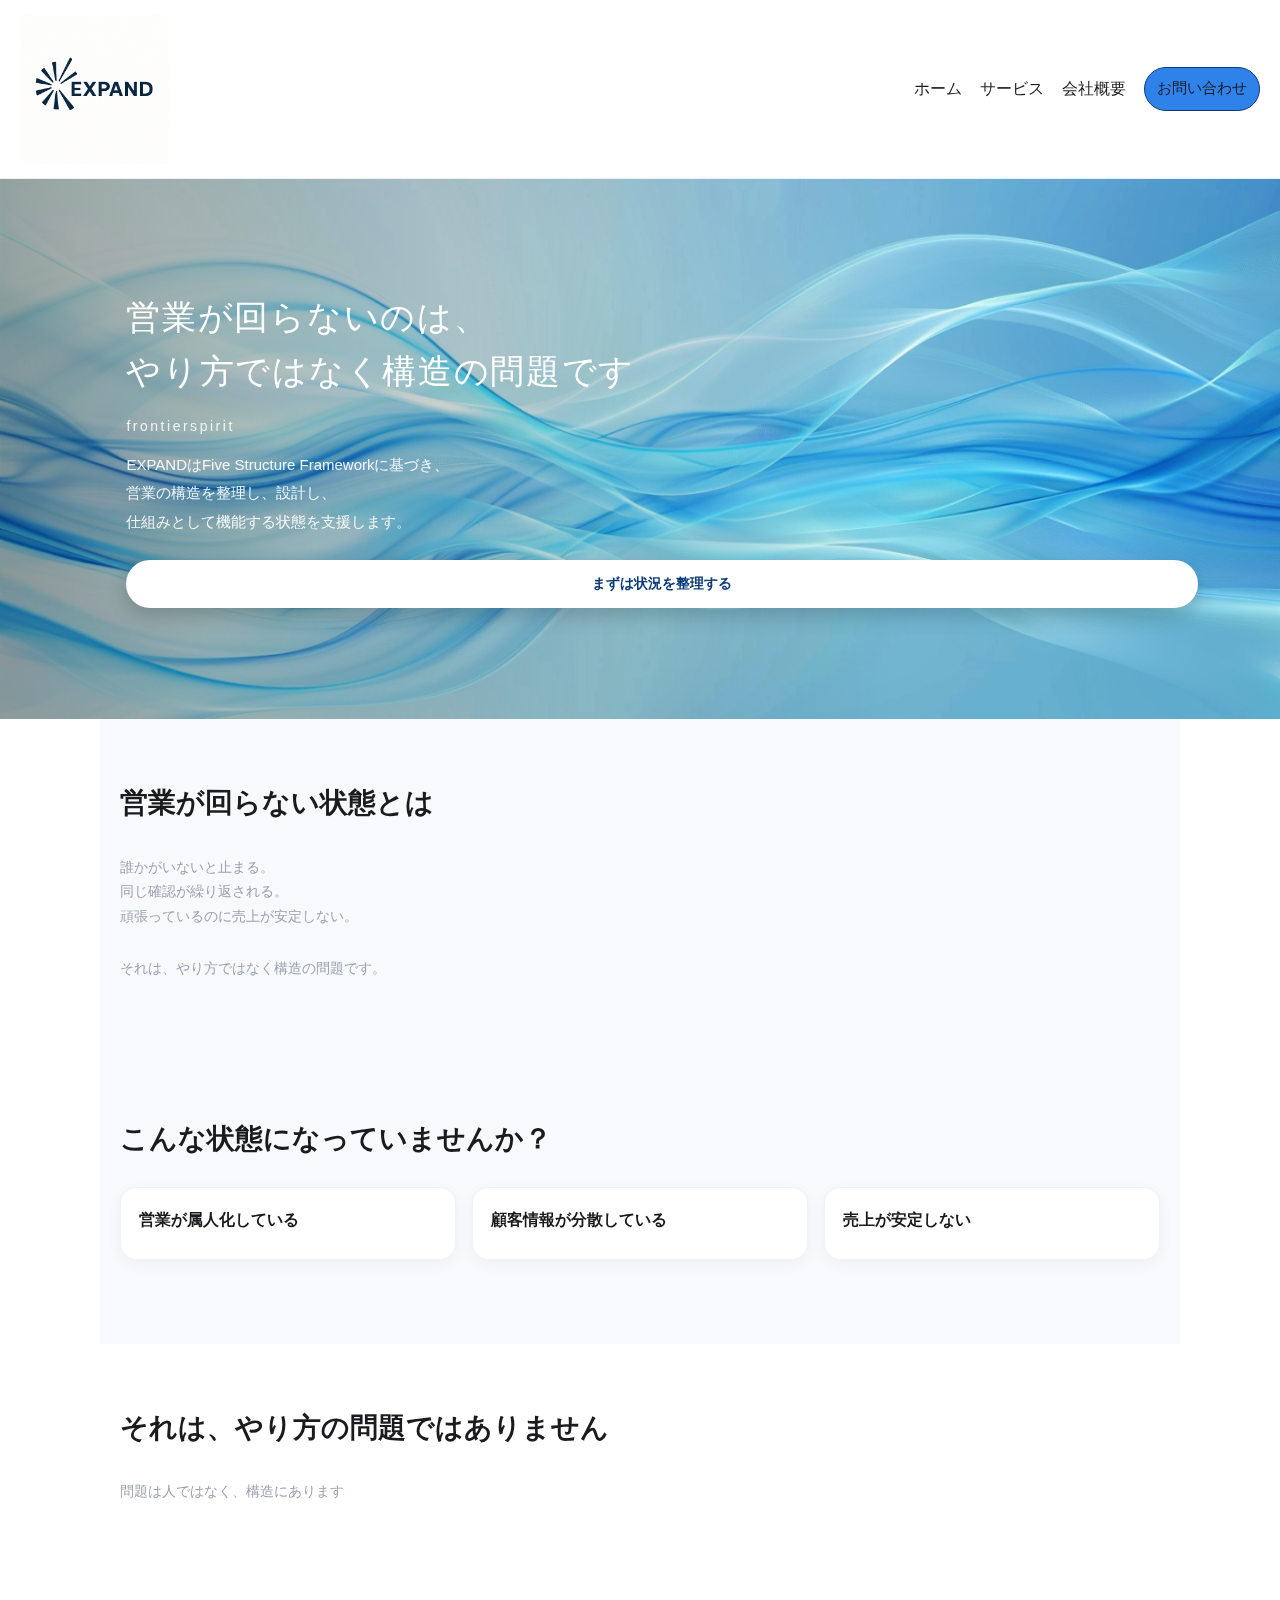
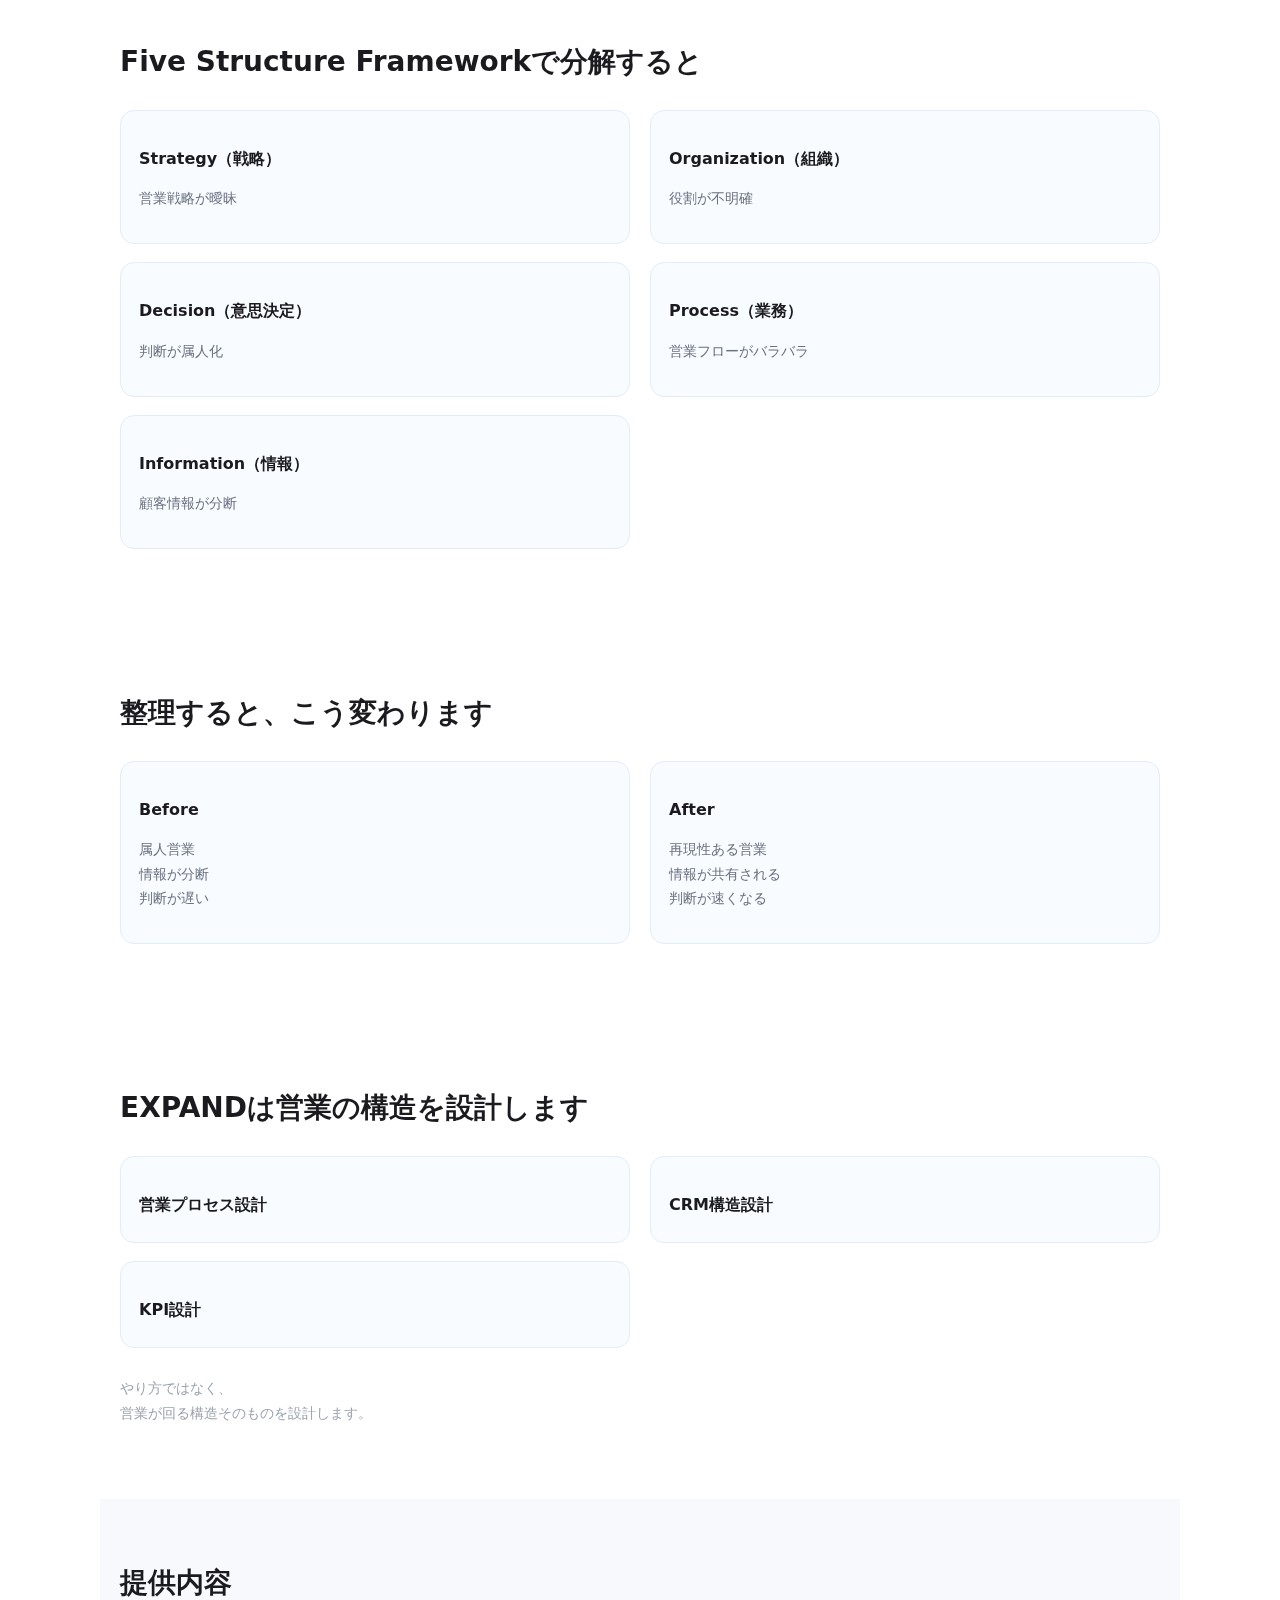
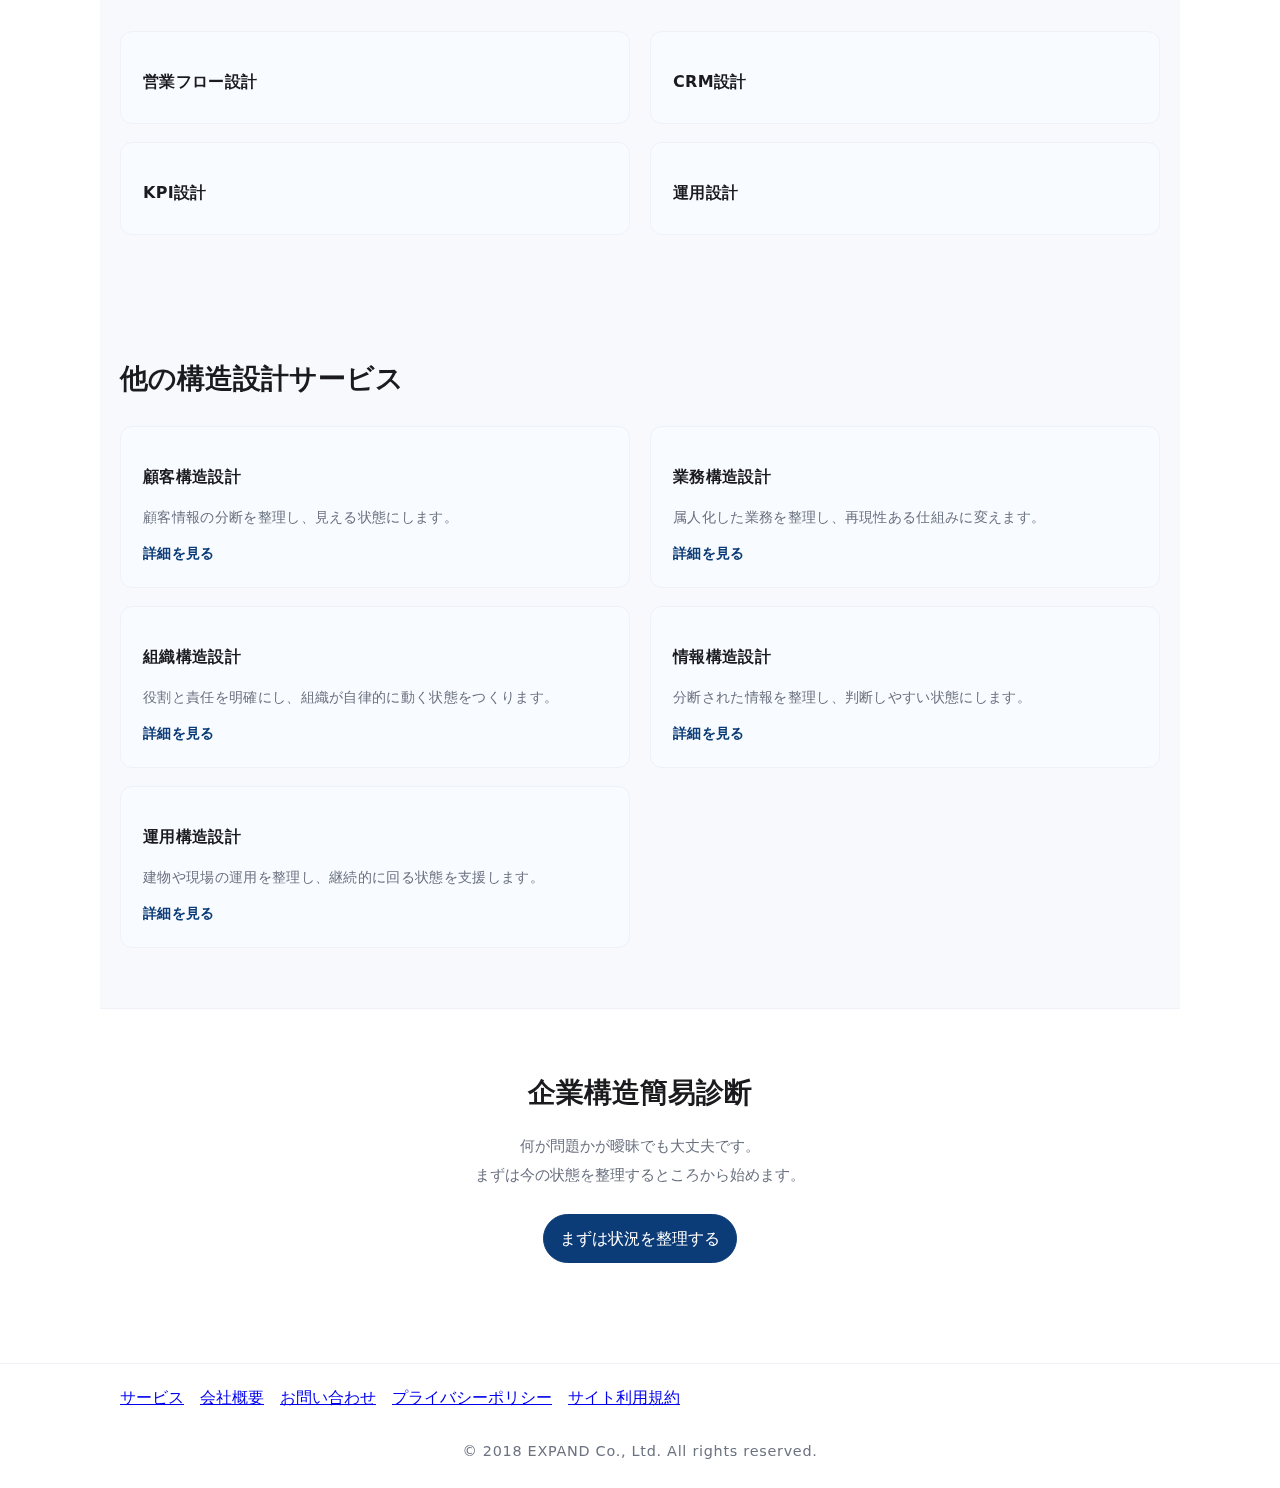
<file: service.html>
<!DOCTYPE html>
<html lang="ja">
<head>
  <!-- Google Tag Manager -->
  <script>(function(w,d,s,l,i){w[l]=w[l]||[];w[l].push({'gtm.start':
  new Date().getTime(),event:'gtm.js'});var f=d.getElementsByTagName(s)[0],
  j=d.createElement(s),dl=l!='dataLayer'?'&l='+l:'';j.async=true;j.src=
  'https://www.googletagmanager.com/gtm.js?id='+i+dl;f.parentNode.insertBefore(j,f);
  })(window,document,'script','dataLayer','GTM-W2TS3LVZ');</script>
  <!-- End Google Tag Manager -->

  <meta charset="UTF-8" />
  <meta name="viewport" content="width=device-width, initial-scale=1" />

  <title>営業構造設計 | 株式会社EXPAND</title>
  <meta name="description" content="営業が属人化している、顧客情報が分散している、売上が安定しない。EXPANDはFive Structure Frameworkに基づき、営業の構造を整理・設計し、仕組みとして機能する状態を支援します。">

  <link rel="icon" href="/assets/favicon.svg" type="image/svg+xml">
  <link rel="canonical" href="https://www.fs-expand.co.jp/service-sales">

  <link rel="preconnect" href="https://www.googletagmanager.com">
  <link rel="dns-prefetch" href="https://www.googletagmanager.com">

  <link rel="stylesheet" href="/css/styles.css?v=4">

  <meta property="og:title" content="営業構造設計 | 株式会社EXPAND">
  <meta property="og:description" content="営業が回らないのは、やり方ではなく構造の問題です。EXPANDは営業の構造を整理・設計し、仕組みとして機能する状態を支援します。">
  <meta property="og:type" content="website">
  <meta property="og:url" content="https://www.fs-expand.co.jp/service-sales">
</head>

<body>
  <!-- Google Tag Manager (noscript) -->
  <noscript><iframe src="https://www.googletagmanager.com/ns.html?id=GTM-W2TS3LVZ"
  height="0" width="0" style="display:none;visibility:hidden"></iframe></noscript>
  <!-- End Google Tag Manager (noscript) -->

  <header class="site-header">
    <a class="brand" href="/">
      <img src="/assets/logo.png" alt="EXPAND ロゴ" class="logo" width="180" height="60">
    </a>
    <nav class="nav">
      <a href="/">ホーム</a>
      <a href="/service">サービス</a>
      <a href="/about.html">会社概要</a>
      <a href="/contact.html" class="btn small">お問い合わせ</a>
    </nav>
  </header>

  <!-- HERO -->
  <section class="hero">
    <div class="hero-inner">
      <h1 class="hero-title">
        営業が回らないのは、<br>
        やり方ではなく構造の問題です
      </h1>

      <p class="hero-tagline">frontierspirit</p>

      <p class="hero-subcopy">
        EXPANDはFive Structure Frameworkに基づき、<br>
        営業の構造を整理し、設計し、<br>
        仕組みとして機能する状態を支援します。
      </p>

      <a href="/contact.html" class="hero-cta">
        まずは状況を整理する
      </a>
    </div>
  </section>

  <!-- 共感 -->
  <section class="section solve" id="sales-empathy">
    <h2>営業が回らない状態とは</h2>

    <p class="solve-close">
      誰かがいないと止まる。<br>
      同じ確認が繰り返される。<br>
      頑張っているのに売上が安定しない。
    </p>

    <p class="solve-close">
      それは、やり方ではなく構造の問題です。
    </p>
  </section>

  <!-- 問題 -->
  <section class="section solve" id="problem">
    <h2>こんな状態になっていませんか？</h2>

    <div class="solve-cards">
      <div class="card">
        <h3>営業が属人化している</h3>
      </div>

      <div class="card">
        <h3>顧客情報が分散している</h3>
      </div>

      <div class="card">
        <h3>売上が安定しない</h3>
      </div>
    </div>
  </section>

  <!-- 構造の視点 -->
  <section class="section value" id="viewpoint">
    <h2>それは、やり方の問題ではありません</h2>

    <p class="value-close">
      問題は人ではなく、構造にあります
    </p>
  </section>

  <!-- Five Structure -->
  <section class="section value" id="five-structure">
    <h2>Five Structure Frameworkで分解すると</h2>

    <div class="value-grid">
      <div class="value-item">
        <h3>Strategy（戦略）</h3>
        <p>営業戦略が曖昧</p>
      </div>

      <div class="value-item">
        <h3>Organization（組織）</h3>
        <p>役割が不明確</p>
      </div>

      <div class="value-item">
        <h3>Decision（意思決定）</h3>
        <p>判断が属人化</p>
      </div>

      <div class="value-item">
        <h3>Process（業務）</h3>
        <p>営業フローがバラバラ</p>
      </div>

      <div class="value-item">
        <h3>Information（情報）</h3>
        <p>顧客情報が分断</p>
      </div>
    </div>
  </section>

  <!-- Before / After -->
  <section class="section value" id="before-after">
    <h2>整理すると、こう変わります</h2>

    <div class="value-grid">
      <div class="value-item">
        <h3>Before</h3>
        <p>
          属人営業<br>
          情報が分断<br>
          判断が遅い
        </p>
      </div>

      <div class="value-item">
        <h3>After</h3>
        <p>
          再現性ある営業<br>
          情報が共有される<br>
          判断が速くなる
        </p>
      </div>
    </div>
  </section>

  <!-- 解決方法 -->
  <section class="section value" id="solution">
    <h2>EXPANDは営業の構造を設計します</h2>

    <div class="value-grid">
      <div class="value-item">
        <h3>営業プロセス設計</h3>
      </div>

      <div class="value-item">
        <h3>CRM構造設計</h3>
      </div>

      <div class="value-item">
        <h3>KPI設計</h3>
      </div>
    </div>

    <p class="value-close">
      やり方ではなく、<br>
      営業が回る構造そのものを設計します。
    </p>
  </section>

  <!-- 提供内容 -->
  <section class="section service" id="contents">
    <h2>提供内容</h2>

    <div class="service-grid">
      <div class="service-card">
        <h3>営業フロー設計</h3>
      </div>

      <div class="service-card">
        <h3>CRM設計</h3>
      </div>

      <div class="service-card">
        <h3>KPI設計</h3>
      </div>

      <div class="service-card">
        <h3>運用設計</h3>
      </div>
    </div>
  </section>

  <!-- 他サービス導線 -->
  <section class="section service" id="related-services">
    <h2>他の構造設計サービス</h2>

    <div class="service-grid">
      <div class="service-card">
        <h3>顧客構造設計</h3>
        <p>顧客情報の分断を整理し、見える状態にします。</p>
        <a href="/service-crm">詳細を見る</a>
      </div>

      <div class="service-card">
        <h3>業務構造設計</h3>
        <p>属人化した業務を整理し、再現性ある仕組みに変えます。</p>
        <a href="/service-dx">詳細を見る</a>
      </div>

      <div class="service-card">
        <h3>組織構造設計</h3>
        <p>役割と責任を明確にし、組織が自律的に動く状態をつくります。</p>
        <a href="/service-education">詳細を見る</a>
      </div>

      <div class="service-card">
        <h3>情報構造設計</h3>
        <p>分断された情報を整理し、判断しやすい状態にします。</p>
        <a href="/service-web">詳細を見る</a>
      </div>

      <div class="service-card">
        <h3>運用構造設計</h3>
        <p>建物や現場の運用を整理し、継続的に回る状態を支援します。</p>
        <a href="/building-support">詳細を見る</a>
      </div>
    </div>
  </section>

  <!-- CTA -->
  <section class="section cta" id="contact-cta">
    <h2>企業構造簡易診断</h2>
    <p class="cta-text">
      何が問題かが曖昧でも大丈夫です。<br>
      まずは今の状態を整理するところから始めます。
    </p>
    <a class="btn btn-primary" href="/contact.html">まずは状況を整理する</a>
  </section>

  <footer class="site-footer">
    <div class="footer-inner">
      <div class="foot-links">
        <a href="/service">サービス</a>
        <a href="about.html">会社概要</a>
        <a href="contact.html">お問い合わせ</a>
        <a href="privacy.html">プライバシーポリシー</a>
        <a href="terms.html">サイト利用規約</a>
      </div>
    </div>
    <p class="copy">© 2018 EXPAND Co., Ltd. All rights reserved.</p>
  </footer>
</body>
</html>
</file>
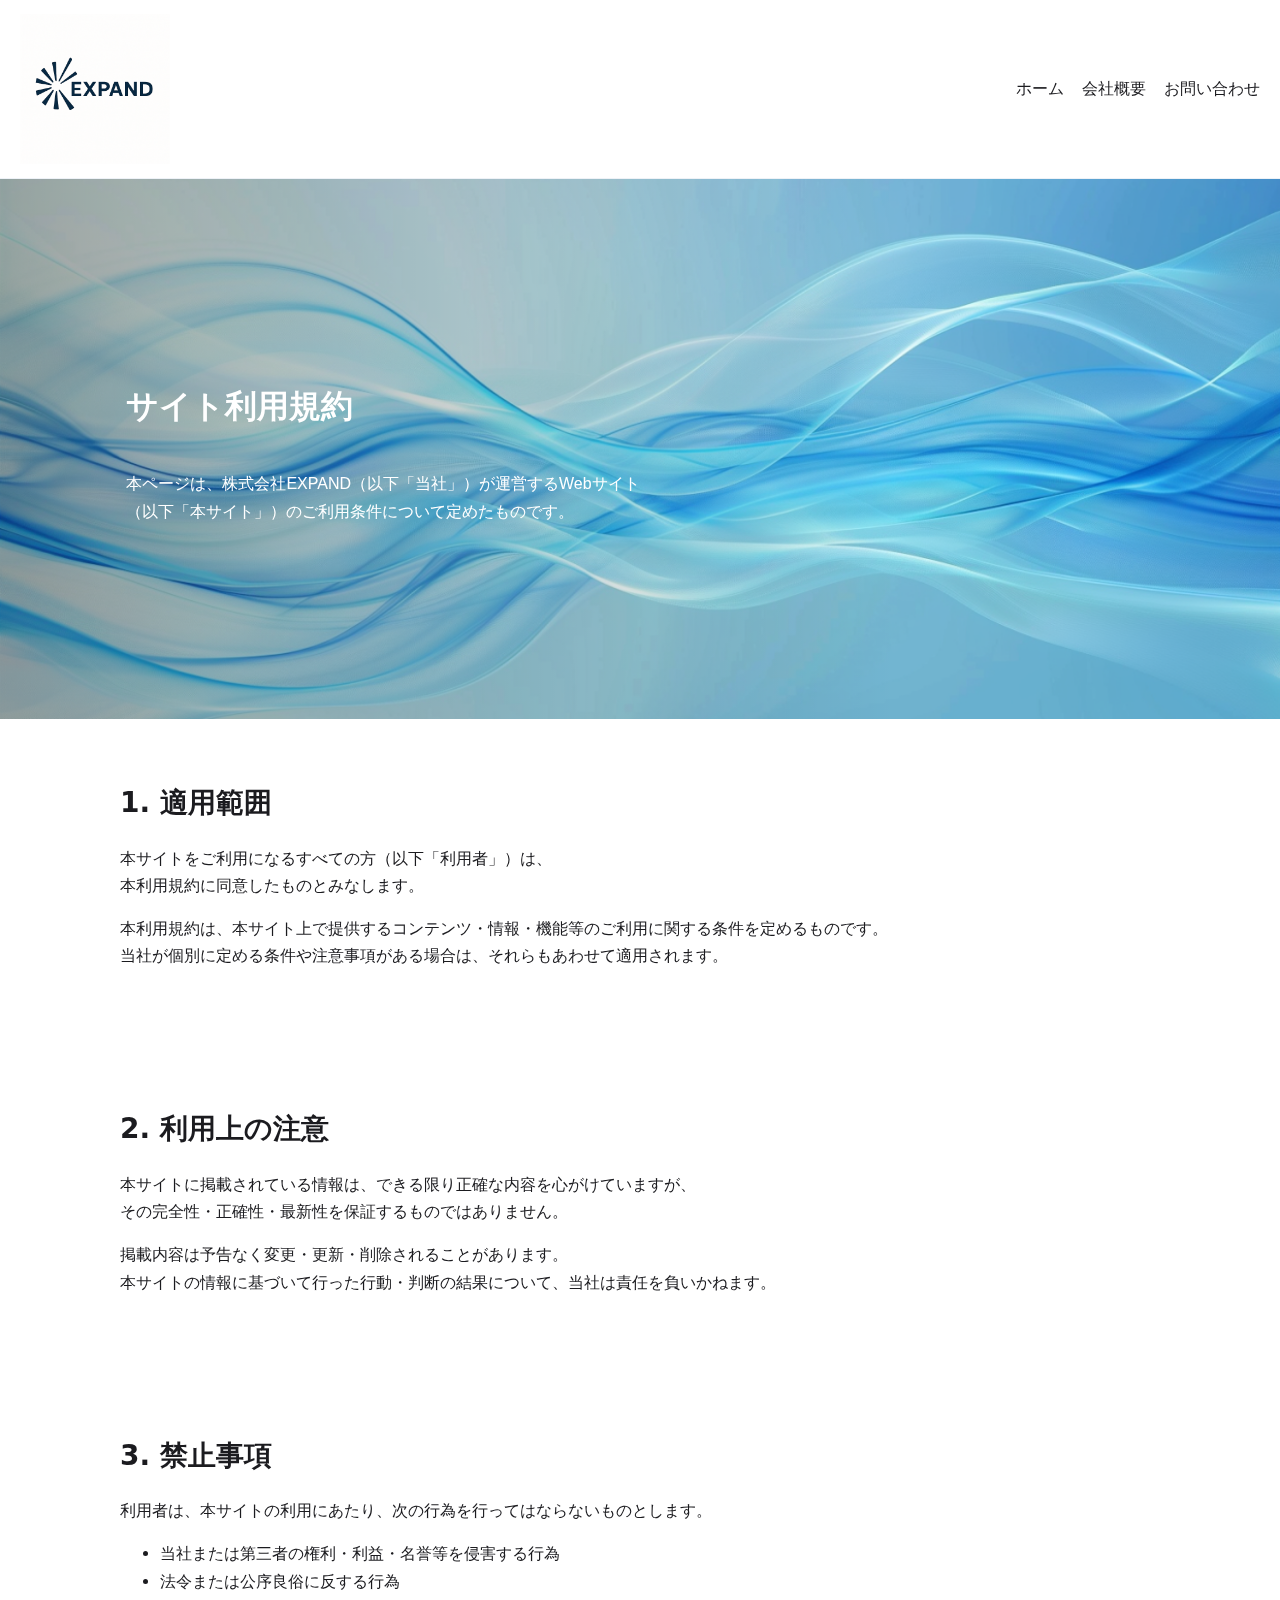
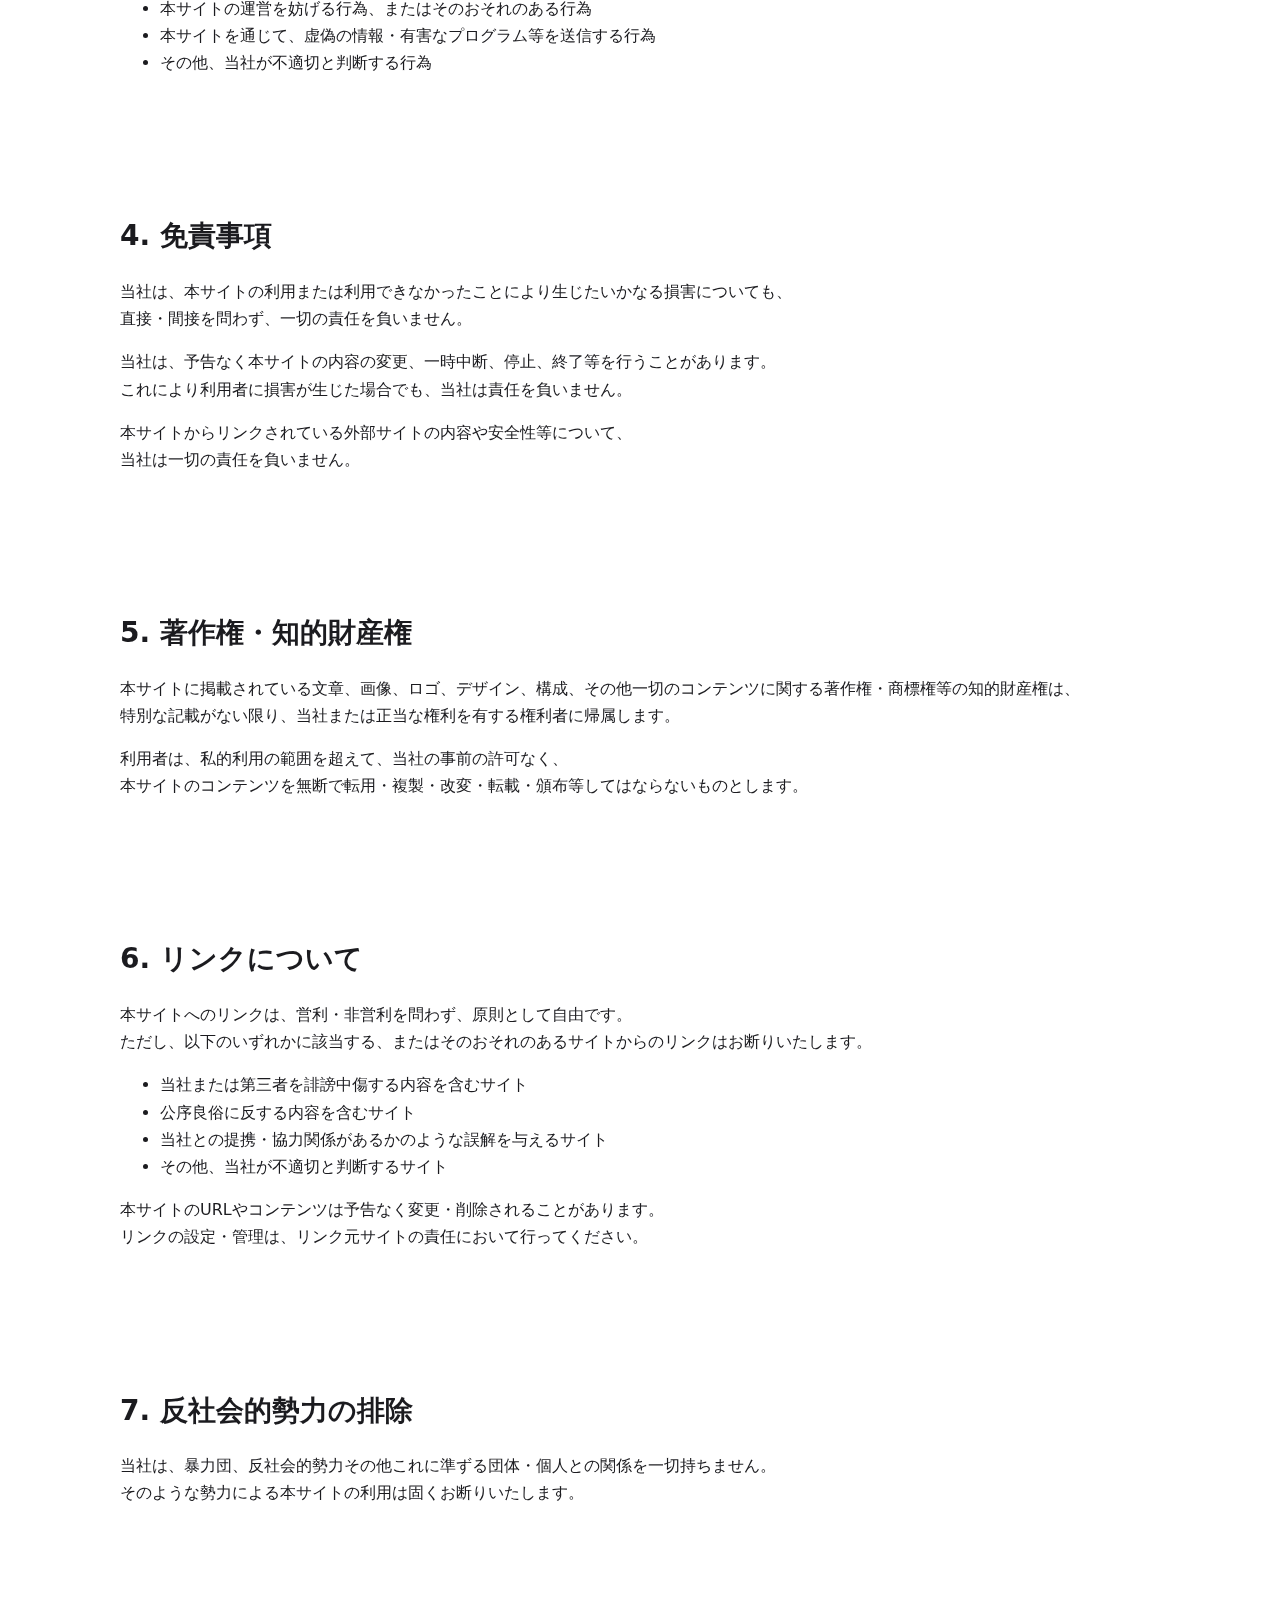
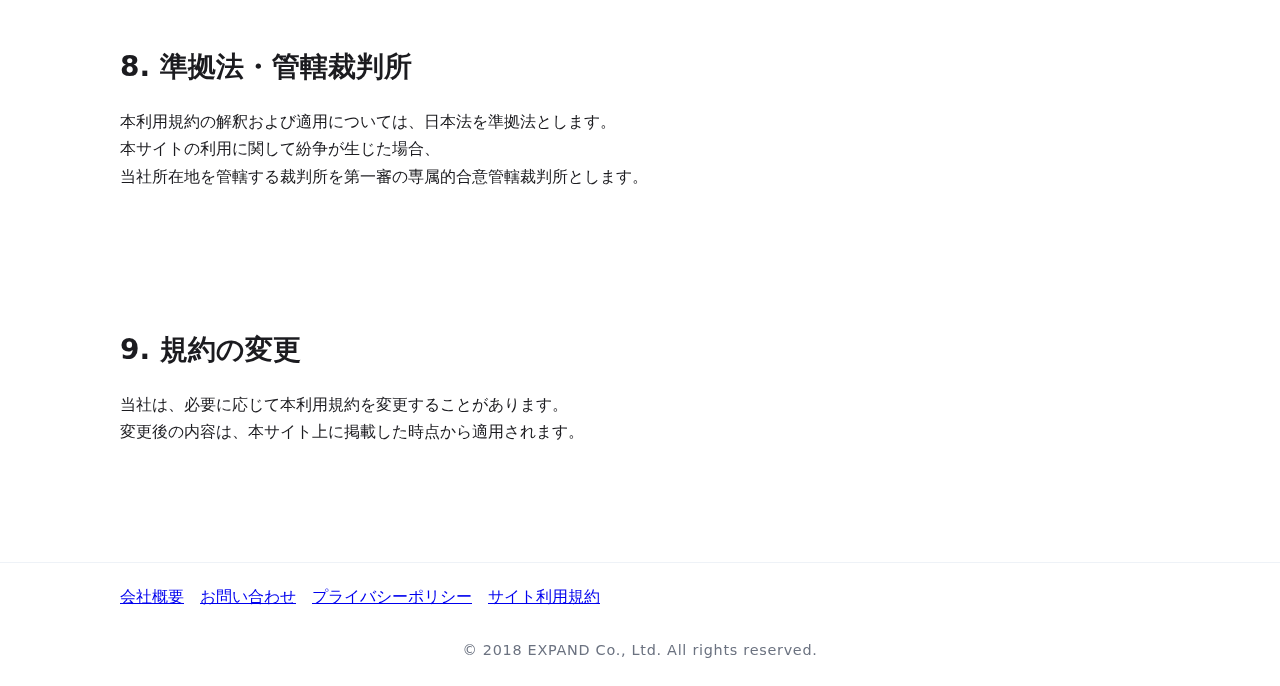
<file: terms.html>
<!DOCTYPE html>
<html lang="ja">
<head>
  <meta charset="UTF-8" />
  <meta name="viewport" content="width=device-width, initial-scale=1" />
  <title>サイト利用規約 | 株式会社EXPAND</title>
  <meta name="description" content="株式会社EXPANDのWebサイトのご利用条件・免責事項・著作権等についてご案内します。">
  <link rel="icon" href="assets/favicon.svg" type="image/svg+xml">
  <link rel="stylesheet" href="css/styles.css?v=3">
</head>

<body>
  <header class="site-header">
    <a class="brand" href="index.html">
      <img src="assets/logo.png" alt="EXPAND ロゴ" class="logo">
    </a>
    <nav class="nav">
      <a href="index.html">ホーム</a>
      <a href="about.html">会社概要</a>
      <a href="contact.html">お問い合わせ</a>
    </nav>
  </header>

  <main>
    <!-- Hero -->
    <section class="hero">
      <div class="hero-inner">
        <h1>サイト利用規約</h1>
        <p class="lead">
          本ページは、株式会社EXPAND（以下「当社」）が運営するWebサイト<br>
          （以下「本サイト」）のご利用条件について定めたものです。
        </p>
      </div>
    </section>

    <!-- 1. 適用範囲 -->
    <section class="section">
      <h2>1. 適用範囲</h2>
      <p>
        本サイトをご利用になるすべての方（以下「利用者」）は、<br>
        本利用規約に同意したものとみなします。
      </p>
      <p>
        本利用規約は、本サイト上で提供するコンテンツ・情報・機能等のご利用に関する条件を定めるものです。<br>
        当社が個別に定める条件や注意事項がある場合は、それらもあわせて適用されます。
      </p>
    </section>

    <!-- 2. 利用上の注意 -->
    <section class="section">
      <h2>2. 利用上の注意</h2>
      <p>
        本サイトに掲載されている情報は、できる限り正確な内容を心がけていますが、<br>
        その完全性・正確性・最新性を保証するものではありません。
      </p>
      <p>
        掲載内容は予告なく変更・更新・削除されることがあります。<br>
        本サイトの情報に基づいて行った行動・判断の結果について、当社は責任を負いかねます。
      </p>
    </section>

    <!-- 3. 禁止事項 -->
    <section class="section">
      <h2>3. 禁止事項</h2>
      <p>利用者は、本サイトの利用にあたり、次の行為を行ってはならないものとします。</p>
      <ul>
        <li>当社または第三者の権利・利益・名誉等を侵害する行為</li>
        <li>法令または公序良俗に反する行為</li>
        <li>本サイトの運営を妨げる行為、またはそのおそれのある行為</li>
        <li>本サイトを通じて、虚偽の情報・有害なプログラム等を送信する行為</li>
        <li>その他、当社が不適切と判断する行為</li>
      </ul>
    </section>

    <!-- 4. 免責事項 -->
    <section class="section">
      <h2>4. 免責事項</h2>
      <p>
        当社は、本サイトの利用または利用できなかったことにより生じたいかなる損害についても、<br>
        直接・間接を問わず、一切の責任を負いません。
      </p>
      <p>
        当社は、予告なく本サイトの内容の変更、一時中断、停止、終了等を行うことがあります。<br>
        これにより利用者に損害が生じた場合でも、当社は責任を負いません。
      </p>
      <p>
        本サイトからリンクされている外部サイトの内容や安全性等について、<br>
        当社は一切の責任を負いません。
      </p>
    </section>

    <!-- 5. 著作権・知的財産権 -->
    <section class="section">
      <h2>5. 著作権・知的財産権</h2>
      <p>
        本サイトに掲載されている文章、画像、ロゴ、デザイン、構成、その他一切のコンテンツに関する著作権・商標権等の知的財産権は、<br>
        特別な記載がない限り、当社または正当な権利を有する権利者に帰属します。
      </p>
      <p>
        利用者は、私的利用の範囲を超えて、当社の事前の許可なく、<br>
        本サイトのコンテンツを無断で転用・複製・改変・転載・頒布等してはならないものとします。
      </p>
    </section>

    <!-- 6. リンクについて -->
    <section class="section">
      <h2>6. リンクについて</h2>
      <p>
        本サイトへのリンクは、営利・非営利を問わず、原則として自由です。<br>
        ただし、以下のいずれかに該当する、またはそのおそれのあるサイトからのリンクはお断りいたします。
      </p>
      <ul>
        <li>当社または第三者を誹謗中傷する内容を含むサイト</li>
        <li>公序良俗に反する内容を含むサイト</li>
        <li>当社との提携・協力関係があるかのような誤解を与えるサイト</li>
        <li>その他、当社が不適切と判断するサイト</li>
      </ul>
      <p>
        本サイトのURLやコンテンツは予告なく変更・削除されることがあります。<br>
        リンクの設定・管理は、リンク元サイトの責任において行ってください。
      </p>
    </section>

    <!-- 7. 反社会的勢力の排除 -->
    <section class="section">
      <h2>7. 反社会的勢力の排除</h2>
      <p>
        当社は、暴力団、反社会的勢力その他これに準ずる団体・個人との関係を一切持ちません。<br>
        そのような勢力による本サイトの利用は固くお断りいたします。
      </p>
    </section>

    <!-- 8. 準拠法・管轄裁判所 -->
    <section class="section">
      <h2>8. 準拠法・管轄裁判所</h2>
      <p>
        本利用規約の解釈および適用については、日本法を準拠法とします。<br>
        本サイトの利用に関して紛争が生じた場合、<br>
        当社所在地を管轄する裁判所を第一審の専属的合意管轄裁判所とします。
      </p>
    </section>

    <!-- 9. 規約の変更 -->
    <section class="section">
      <h2>9. 規約の変更</h2>
      <p>
        当社は、必要に応じて本利用規約を変更することがあります。<br>
        変更後の内容は、本サイト上に掲載した時点から適用されます。
      </p>
    </section>

  </main>

  <footer class="site-footer">
    <div class="footer-inner">
      <div class="foot-links">
        <a href="about.html">会社概要</a>
        <a href="contact.html">お問い合わせ</a>
        <a href="privacy.html">プライバシーポリシー</a>
        <a href="terms.html">サイト利用規約</a>
      </div>
    </div>
    <p class="copy">© 2018 EXPAND Co., Ltd. All rights reserved.</p>
  </footer>
</body>
</html>
</file>
<file: css/styles.css>
/* Base */
:root{
  --brand:#0c3c78;
  --brand-2:#11529f;
  --ink:#1b1b1f;
  --bg:#ffffff;
  --muted:#6b7280;
  --ring:#dbeafe;
}
*{box-sizing:border-box}
html,body{margin:0;padding:0}
body{
  font-family: system-ui, -apple-system, "Segoe UI", "Noto Sans JP", "Hiragino Kaku Gothic ProN", "Meiryo", sans-serif;
  line-height:1.7;
  color:var(--ink);
  background:var(--bg);
  -webkit-font-smoothing:antialiased;
  text-rendering:optimizeLegibility;
  letter-spacing: normal;
  }


/* Header */
.site-header{
  position:sticky; top:0; z-index:20;
  display:flex; align-items:center; justify-content:space-between;
  padding:14px 20px; background:#ffffffcc; backdrop-filter:saturate(180%) blur(8px);
  border-bottom:1px solid #eef2f7;
}
.brand{display:flex; align-items:center; gap:12px; text-decoration:none; color:var(--ink); font-weight:700; letter-spacing:.02em}
.logo{height:150px; width:auto}
.logo.small{height:60px}
.nav{display:flex; align-items:center; gap:18px}
.nav a{color:var(--ink); text-decoration:none}
.nav a.active{color:var(--brand)}
.btn{
  display:inline-block; padding:10px 16px; border-radius:999px;
  background:var(--brand); color:#fff; text-decoration:none; border:1px solid var(--brand);
  transition:.2s;
}
.btn:hover{background:var(--brand-2); border-color:var(--brand-2)}
.btn.ghost{background:#fff; color:var(--brand); border-color:var(--brand)}
.btn.small{padding:8px 12px; font-size:.95rem; background:#2f82e9;}
.btn.small:hover{background:#256fc7}

/* =========================
   TOP Hero
   ========================= */
.hero {
  position: relative;
  min-height: 60vh;
  max-height: 520px;
  color: #ffffff;
  background: url("/assets/hero-main.webp") center center / cover no-repeat;
  font-family: "Noto Sans JP", -apple-system, BlinkMacSystemFont, "Segoe UI", sans-serif;
}

.hero::before {
  content: "";
  position: absolute;
  inset: 0;
  background: linear-gradient(
    90deg,
    rgba(0, 0, 0, 0.35) 0%,
    rgba(0, 0, 0, 0.15) 40%,
    rgba(0, 0, 0, 0) 70%
  );
}

.hero-inner {
  position: relative;
  max-width: 1120px;
  margin-left: max(8vw, 40px);
  margin-right: auto;
  padding: 96px 24px;
  min-height: inherit;
  display: flex;
  flex-direction: column;
  justify-content: center;
  text-align: left;
}

.hero-title {
  font-size: clamp(26px, 3.1vw, 34px);
  line-height: 1.6;
  letter-spacing: 0.05em;
  font-weight: 400;
  margin: 0 0 16px;
  color: #ffffff; /* 文字色を明示 */
}

.hero-tagline {
  font-size: 14px;
  font-weight: 400;
  letter-spacing: 0.18em;
  text-transform: lowercase;
  color: rgba(255, 255, 255, 0.85);
  margin: 0 0 12px;
}

.hero-subcopy {
  font-size: 15px;
  line-height: 1.9;
  font-weight: 400;
  max-width: 34em;
  color: rgba(255, 255, 255, 0.9);
  margin: 0 0 24px;
}

.hero-cta {
  display: inline-flex;
  align-items: center;
  justify-content: center;
  padding: 12px 28px;
  font-size: 14px;
  font-weight: 600;
  border-radius: 9999px;
  background-color: #ffffff;
  color: #0c3c78;
  text-decoration: none;
  box-shadow: 0 8px 20px rgba(0, 0, 0, 0.18);
  transition:
    background-color 0.2s ease-out,
    box-shadow 0.2s ease-out,
    transform 0.2s ease-out;
}

.hero-cta:hover {
  background-color: #f3f7ff;
  box-shadow: 0 6px 16px rgba(0, 0, 0, 0.16);
  transform: translateY(1px);
}

/* Tablet */
@media (max-width: 1024px) {
  .hero {
    min-height: 60vh;
    max-height: none;
  }

  .hero-inner {
    margin-left: 6vw;
    padding: 72px 20px;
  }

  .hero-title {
    font-size: clamp(22px, 3.4vw, 28px);
  }

  .hero-subcopy {
    font-size: 14px;
  }
}

/* Smartphone */
@media (max-width: 767px) {
  .hero {
    min-height: 420px;
    background-position: center top;
  }

  .hero-inner {
    margin-left: 0;
    margin-right: 0;
    padding: 64px 16px 56px;
  }

  .hero-title {
    font-size: 20px;
    line-height: 1.6;
  }

  .hero-tagline {
    font-size: 12px;
  }

  .hero-subcopy {
    font-size: 13px;
    line-height: 1.8;
  }

  .hero-cta {
    width: 100%;
    justify-content: center;
  }
}

/* Sections */
.section{max-width:1080px; margin:0 auto; padding:60px 20px}
.section h2{font-size:clamp(22px, 3vw, 28px); margin:0 0 18px}
.grid3{display:grid; grid-template-columns:repeat(3,1fr); gap:16px}
.grid3.compact{gap:12px}
.card{background:#fff; border:1px solid #eef2f7; border-radius:16px; padding:18px; box-shadow:0 4px 16px rgba(16,24,40,.04)}
.card h3{margin:0 0 6px; font-size:1.05rem}
.values{margin:0; padding-left:18px}
.values li{margin:.25rem 0}

/* Services list（統合版） */
.service-list{
  display:grid;
  grid-template-columns:repeat(2, minmax(0, 1fr));
  gap:24px;
  list-style:none;
  padding:0;
  margin-top:24px;
}
.service-list li{
  padding:12px 14px;
  border:1px dashed #dbe3ef;
  border-radius:12px;
  background:#f8fbff;
}
.service-list span{letter-spacing:.02em}

/* CTA */
.cta{ text-align:center; border-top:1px solid #eef2f7; }
.cta p{ color:var(--muted) }

/* Table */
.company-table{width:100%; border-collapse:collapse; background:#fff; overflow:hidden; border-radius:12px; border:1px solid #eef2f7}
.company-table th, .company-table td{padding:12px 14px; border-bottom:1px solid #eef2f7; text-align:left; vertical-align:top}
.company-table th{width:160px; color:#46515f; background:#fbfdff}

/* Contact */
.contact-box{border:1px solid #eef2f7; padding:16px; border-radius:12px; background:#fbfdff;}

/* Services（カード） */
.services-list {
  display: grid;
  grid-template-columns: 1fr 1fr;
  gap: 24px;
  margin-top: 32px;
}

.service-card {
  display: block;
  padding: 20px 22px;
  border: 1px solid #eef2f7;
  border-radius: 12px;
  background: #f8fbff;
  text-decoration: none;
  color: var(--ink);
  transition: all 0.25s ease;
  letter-spacing: 0.02em;
  line-height: 1.8;
}

/* 見出しリンクの見え方（下線消す・色統一） */
.service-card a {
  display: inline-block;
  font-weight: 600;
  color: var(--ink);
  text-decoration: none;
}

/* visited でも色を変えない */
.service-card a:visited {
  color: var(--ink);
}

/* 説明文 */
.service-card p {
  margin-top: 8px;
  font-size: .95rem;
  color: var(--muted);
  line-height: 1.6;
}

/* ホバー時、少し強調 */
.service-card:hover {
  background: #f0f6ff;
  border-color: #d7e4ff;
  transform: translateY(-2px);
}

/* Service pages navigation */
.service-nav {
  max-width: 1080px;
  margin: 40px auto 60px;
  display: flex;
  flex-wrap: wrap;
  gap: 8px;
}

.service-nav a {
  flex: 1 1 220px;
  padding: 10px 14px;
  border-radius: 999px;
  border: 1px solid #e1e8f5;
  background: #f7faff;
  font-size: 0.9rem;
  text-align: center;
  text-decoration: none;
  color: var(--ink);
  transition: all 0.2s ease;
}

.service-nav a:hover {
  background: #e9f3ff;
  border-color: #c7dcff;
}

.service-nav a.active {
  background: var(--brand);
  border-color: var(--brand);
  color: #fff;
  font-weight: 700;
}

/* Footer */
.site-footer{margin-top:40px; border-top:1px solid #eef2f7; background:#ffffff}
.footer-inner{max-width:1080px; margin:0 auto; padding:20px; display:flex; align-items:center; justify-content:space-between; gap:12px; flex-wrap:wrap}
.foot-links{display:flex; gap:16px}
.copy{margin:0; padding:8px 20px 24px; color:#6b7280; font-size:.9rem; text-align: center; letter-spacing: 0.05em;}

/* Responsive 基本 */
@media (max-width:760px){
  .nav{gap:12px}
  .grid3{grid-template-columns:1fr}
  .service-list{grid-template-columns:1fr}
  .hero-inner{padding:56px 16px}
}

/* strengths */
.strengths {
  padding: 80px 20px;
  max-width: 1000px;
  margin: 0 auto;
}

.strengths h2 {
  text-align: center;
  font-size: 32px;
  margin-bottom: 40px;
}

.strength-box {
  border: 1px solid #e6f0ff;
  border-radius: 16px;
  padding: 20px 24px;
  margin-bottom: 24px;
  background: #ffffff;
  box-shadow: 0 4px 12px rgba(0,0,0,0.04);
}

.strength-box h3 {
  font-size: 20px;
  margin-bottom: 8px;
  color: #003366;
}

.strength-message {
  text-align: center;
  margin-top: 40px;
  font-size: 18px;
}

/* =========================
   Before / After 比較ブロック
   ========================= */
.compare {
  padding: 40px 0;
  background: #f7f9fc;
}

.compare h2 {
  text-align: center;
  margin-bottom: 24px;
}

.compare-inner {
  max-width: 1080px;
  margin: 0 auto;
  display: flex;
  flex-wrap: wrap;
  gap: 24px;
}

.compare-block {
  flex: 1 1 320px;
  background: #ffffff;
  border-radius: 14px;
  padding: 18px 20px;
  box-shadow: 0 4px 10px rgba(15, 35, 95, 0.04);
  box-sizing: border-box;
}

.compare-label {
  display: inline-block;
  font-size: 0.85rem;
  font-weight: 600;
  padding: 4px 10px;
  border-radius: 999px;
  background: #e5e7eb;
  color: #374151;
  margin-bottom: 10px;
}

.compare-label.after {
  background: #2f82e9;
  color: #ffffff;
}

.compare-block ul {
  list-style: none;
  padding-left: 0;
  margin: 0;
}

.compare-block li {
  margin-bottom: 12px;
}

.compare-block li strong {
  display: block;
  margin-bottom: 2px;
}

.compare-before {
  border: 1px solid #e5e7eb;
}

.compare-after {
  border: 1px solid #c7dcff;
  background: #f5f9ff;
}

/* スマホ向け */
@media (max-width: 767px) {
  .compare {
    padding: 28px 0;
  }
  .compare-inner {
    flex-direction: column;
  }
  .compare-block {
    padding: 16px 16px;
  }
}

/* =========================
   ご支援の流れ（ステップ図）
   ========================= */
.process-flow {
  padding: 40px 0;
}

.process-flow h2 {
  text-align: center;
  margin-bottom: 24px;
}

.process-steps {
  max-width: 1080px;
  margin: 0 auto;
  display: flex;
  flex-wrap: wrap;
  gap: 20px;
}

.process-step {
  flex: 1 1 260px;
  background: #ffffff;
  border-radius: 12px;
  border: 1px solid #e5e7eb;
  padding: 16px 18px;
  box-sizing: border-box;
}

.step-number {
  font-size: 0.8rem;
  font-weight: 700;
  color: #2f82e9;
  margin-bottom: 6px;
}

.process-step h3 {
  font-size: 1rem;
  margin-bottom: 6px;
}

.process-step p {
  font-size: 0.9rem;
  line-height: 1.6;
  color: #4b5563;
}

/* スマホ向け */
@media (max-width: 767px) {
  .process-steps {
    flex-direction: column;
  }
}

/* =========================
   CRM導入後のイメージ図
   ========================= */
.crm-layout {
  padding: 40px 0;
  background: #f7f9fc;
}

.crm-layout h2 {
  text-align: center;
  margin-bottom: 24px;
}

.crm-grid {
  max-width: 1080px;
  margin: 0 auto;
  display: grid;
  grid-template-columns: repeat(3, 1fr);
  gap: 20px;
}

.crm-card {
  background: #ffffff;
  border-radius: 12px;
  border: 1px solid #e5e7eb;
  padding: 16px 18px;
  box-sizing: border-box;
}

.crm-card h3 {
  font-size: 1rem;
  margin-bottom: 6px;
}

.crm-card p {
  font-size: 0.9rem;
  line-height: 1.6;
  color: #4b5563;
}

/* 疑似UI部分（バーやカラム） */
.crm-ui {
  list-style: none;
  padding: 0;
  margin: 10px 0 0;
}

.crm-ui .bar {
  height: 8px;
  border-radius: 4px;
  background: #e5edff;
  margin-bottom: 6px;
}

.crm-ui .bar.short {
  width: 60%;
}

.crm-ui.columns {
  display: grid;
  grid-template-columns: repeat(3, 1fr);
  gap: 4px;
}

.crm-ui.columns li {
  height: 22px;
  border-radius: 4px;
  background: #e5edff;
}

.crm-ui .line {
  height: 6px;
  border-radius: 3px;
  background: #e5edff;
  margin-bottom: 4px;
}

.crm-note {
  max-width: 1080px;
  margin: 12px auto 0;
  font-size: 0.85rem;
  color: #6b7280;
}

/* スマホ向け */
@media (max-width: 960px) {
  .crm-grid {
    grid-template-columns: 1fr;
  }
}

/* ---- 共通 ---- */
.section-title {
  font-size: 26px;
  margin-bottom: 24px;
  font-weight: 700;
}

.problem-list li {
  margin-bottom: 8px;
}

/* ---- Before / After 図解 ---- */
.diagram-cols {
  display: flex;
  gap: 24px;
  align-items: stretch;
}

.diagram-col {
  flex: 1;
  padding: 24px;
  border: 1px solid #e0e0e0;
  border-radius: 8px;
  background: #fafafa;
}

.diagram-arrow {
  font-size: 2rem;
  display: flex;
  align-items: center;
  justify-content: center;
}

/* ---- STEPS ---- */
.steps {
  display: grid;
  gap: 20px;
  grid-template-columns: repeat(auto-fit, minmax(260px, 1fr));
}

.step-card {
  padding: 20px;
  border: 1px solid #e5e5e5;
  border-radius: 10px;
  background: #fff;
}

/* ---- SERVICE CARDS（grid-cards 内だけに適用） ---- */
.grid-cards {
  display: grid;
  gap: 24px;
  grid-template-columns: repeat(auto-fit, minmax(260px, 1fr));
}

.grid-cards .service-card {
  background: #fff;
  padding: 20px;
  border-radius: 10px;
  border: 1px solid #e5e5e5;
}

/* ---- CTA ---- */
.cta-section {
  padding: 40px 0;
  text-align: center;
}

.cta-button {
  display: inline-block;
  padding: 14px 28px;
  background: #007acc;
  color: #fff;
  border-radius: 6px;
  text-decoration: none;
  font-size: 18px;
}

.service-nav-list {
  display: flex;
  gap: 20px;
  padding: 20px 0;
  list-style: none;
}

.service-nav-list .active a {
  font-weight: bold;
  color: #007acc;
}

/* ---- SP ---- */
@media screen and (max-width: 768px) {
  .diagram-cols {
    flex-direction: column;
  }
}

/* =========================
   TOP：Solve（よくある課題）
   ========================= */
.solve {
  background: #f7f9fc;
}

.solve h2 {
  text-align: left;
  margin-bottom: 24px;
}

.solve-cards {
  display: grid;
  grid-template-columns: repeat(3, minmax(0, 1fr));
  gap: 16px;
  margin-bottom: 24px;
}

.solve .card h3 {
  font-size: 1rem;
  margin-bottom: 8px;
}

.solve .card p {
  font-size: 0.9rem;
  color: var(--muted);
}

.solve-close{
  margin-top: 28px;
  font-size: 0.9rem;
  color: #9ca3af; /* 少し薄めのグレーに */
}

/* SP */
@media (max-width: 760px) {
  .solve-cards {
    grid-template-columns: 1fr;
  }
}

/* =========================
   TOP：Value（EXPANDの強み）
   ========================= */
.value {
  background: #ffffff;
}

.value h2 {
  text-align: left;
  margin-bottom: 24px;
}

.value-grid {
  display: grid;
  grid-template-columns: repeat(2, minmax(0, 1fr));
  gap: 18px 20px;
  margin-bottom: 20px;
}

.value-item {
  padding: 18px 18px;
  border-radius: 14px;
  background: #f8fbff;
  border: 1px solid #e2ecfb;
}

.value-item h3 {
  font-size: 1rem;
  margin-bottom: 6px;
}

.value-item p {
  font-size: 0.9rem;
  color: var(--muted);
}

.value-close {
  margin-top: 28px;
  font-size: 0.9rem;
  color: #9ca3af; /* 少し薄めのグレーに */
}

/* SP */
@media (max-width: 760px) {
  .value-grid {
    grid-template-columns: 1fr;
  }
}

/* =========================
   TOP：Service（4つのサービス導線）
   ========================= */
.service {
  background: #f7f9fc;
}

.service h2 {
  text-align: left;
  margin-bottom: 24px;
}

.service-grid {
  display: grid;
  grid-template-columns: repeat(2, minmax(0, 1fr));
  gap: 18px 20px;
}

/* 既存 .service-card を補強 */
.service-grid .service-card {
  height: 100%;
  display: flex;
  flex-direction: column;
  justify-content: space-between;
}

.service-grid .service-card h3 {
  font-size: 1rem;
  margin-bottom: 6px;
}

.service-grid .service-card p {
  font-size: 0.9rem;
  color: var(--muted);
  margin-bottom: 12px;
}

.service-grid .service-card a {
  font-size: 0.9rem;
  text-decoration: none;
  color: var(--brand);
}

/* SP */
@media (max-width: 760px) {
  .service-grid {
    grid-template-columns: 1fr;
  }
}

/* =========================
   TOP：CTA（無料相談）
   ========================= */
.cta {
  text-align: center;
  border-top: 1px solid #eef2f7;
  background: #ffffff;
}

.cta h2 {
  margin-bottom: 16px;
}

.cta-text {
  max-width: 640px;
  margin: 0 auto 24px;
  font-size: 0.95rem;
  color: var(--muted);
  line-height: 1.9;
}

/* btn-primary（見た目は既存.btnを流用） */
.btn.btn-primary {
  background: var(--brand);
  border-color: var(--brand);
  color: #fff;
}
.btn.btn-primary:hover {
  background: var(--brand-2);
  border-color: var(--brand-2);
}

/* 飲食店LPへの導線（サブCTA） */
.lp-entry{
  margin: 48px auto 0;
  padding: 20px 24px;
  max-width: 960px;

  background: #f5f8ff;
  border-radius: 12px;

  font-size: 15px;
  line-height: 1.8;
  color: #1b1b1f;
}

.lp-entry a{
  margin-left: 8px;
  font-weight: 600;
  color: #2f82e9;
  text-decoration: none;
  white-space: nowrap;
}

.lp-entry a:hover{
  text-decoration: underline;
}
/* =========================
  LP entry: Starter-90 variant
  (safe add-on)
========================= */
.lp-entry--s90{
  background: #f5f8ff;
  border: 1px solid #e2ecfb;
}

.lp-entry__inner{
  max-width: 1080px;
  margin: 0 auto;
}

.lp-entry__eyebrow{
  margin: 0 0 6px;
  font-size: 13px;
  letter-spacing: .06em;
  color: #6b7280;
}

.lp-entry__title{
  margin: 0 0 10px;
  font-size: clamp(18px, 2.2vw, 22px);
}

.lp-entry__text{
  margin: 0 0 16px;
  color: #4b5563;
  line-height: 1.9;
}

.lp-entry__actions{
  display: flex;
  gap: 10px;
  flex-wrap: wrap;
}
/* ================================
   Responsive (SP) - foundation fixes
   ================================ */

@media (max-width: 768px) {

  /* 横スクロール予防（念のため） */
  html, body { overflow-x: hidden; }

  /* 余白の土台（詰まり/はみ出し防止） */
  .hero-inner,
  .section,
  .cta,
  .footer-inner {
    padding-left: 16px;
    padding-right: 16px;
  }

  /* ヘッダー：横並び崩れを止める */
  .site-header {
    flex-wrap: wrap;
    gap: 10px;
    padding-left: 16px;
    padding-right: 16px;
  }

  .site-header .brand {
    flex: 1 1 auto;
    min-width: 180px;
  }

  .site-header .nav {
    width: 100%;
    display: flex;
    flex-wrap: wrap;
    gap: 8px;
  }

  .site-header .nav a {
    flex: 1 1 auto;
    text-align: center;
    white-space: nowrap;
  }

  /* Hero：文字が詰まりすぎないように */
  .hero h1 { font-size: 28px; line-height: 1.3; }
  .hero .lead { font-size: 16px; line-height: 1.7; }

  /* ボタン：タップしやすく */
  .btn {
    display: inline-flex;
    justify-content: center;
    align-items: center;
    width: 100%;
    max-width: 520px;
    box-sizing: border-box;
  }

  .btn.small {
    width: auto;
  }

  /* 長文（メールテンプレ等）のはみ出し防止 */
  pre, .mail-template {
    max-width: 100%;
    overflow-x: auto;
    white-space: pre-wrap;
    word-break: break-word;
  }
}

@media (max-width: 480px) {
  .hero h1 { font-size: 24px; }
  .hero .lead { font-size: 15px; }
}
@media (max-width: 768px) {
  /* 日本語の不自然な分断（例：コン｜サル…）を減らす */
  main, .site-main {
    word-break: normal;
    overflow-wrap: break-word;
    line-break: strict;
  }

  .foot-links {
    display: flex;
    flex-wrap: wrap;
    gap: 10px 12px;
  }

  /* フッター：1列 */
  .foot-links a {
    flex: 1 1 100%;
    text-align: left;
    white-space: normal;
  }
}

/* flow structure */

.flow-vertical{
text-align:center;
margin-top:24px;
}

.flow-step{
margin:12px 0;
}

.flow-title{
font-weight:700;
}

.flow-ja{
font-size:14px;
opacity:0.7;
}

.flow-arrow{
font-size:20px;
margin:8px 0;
}
</file>
